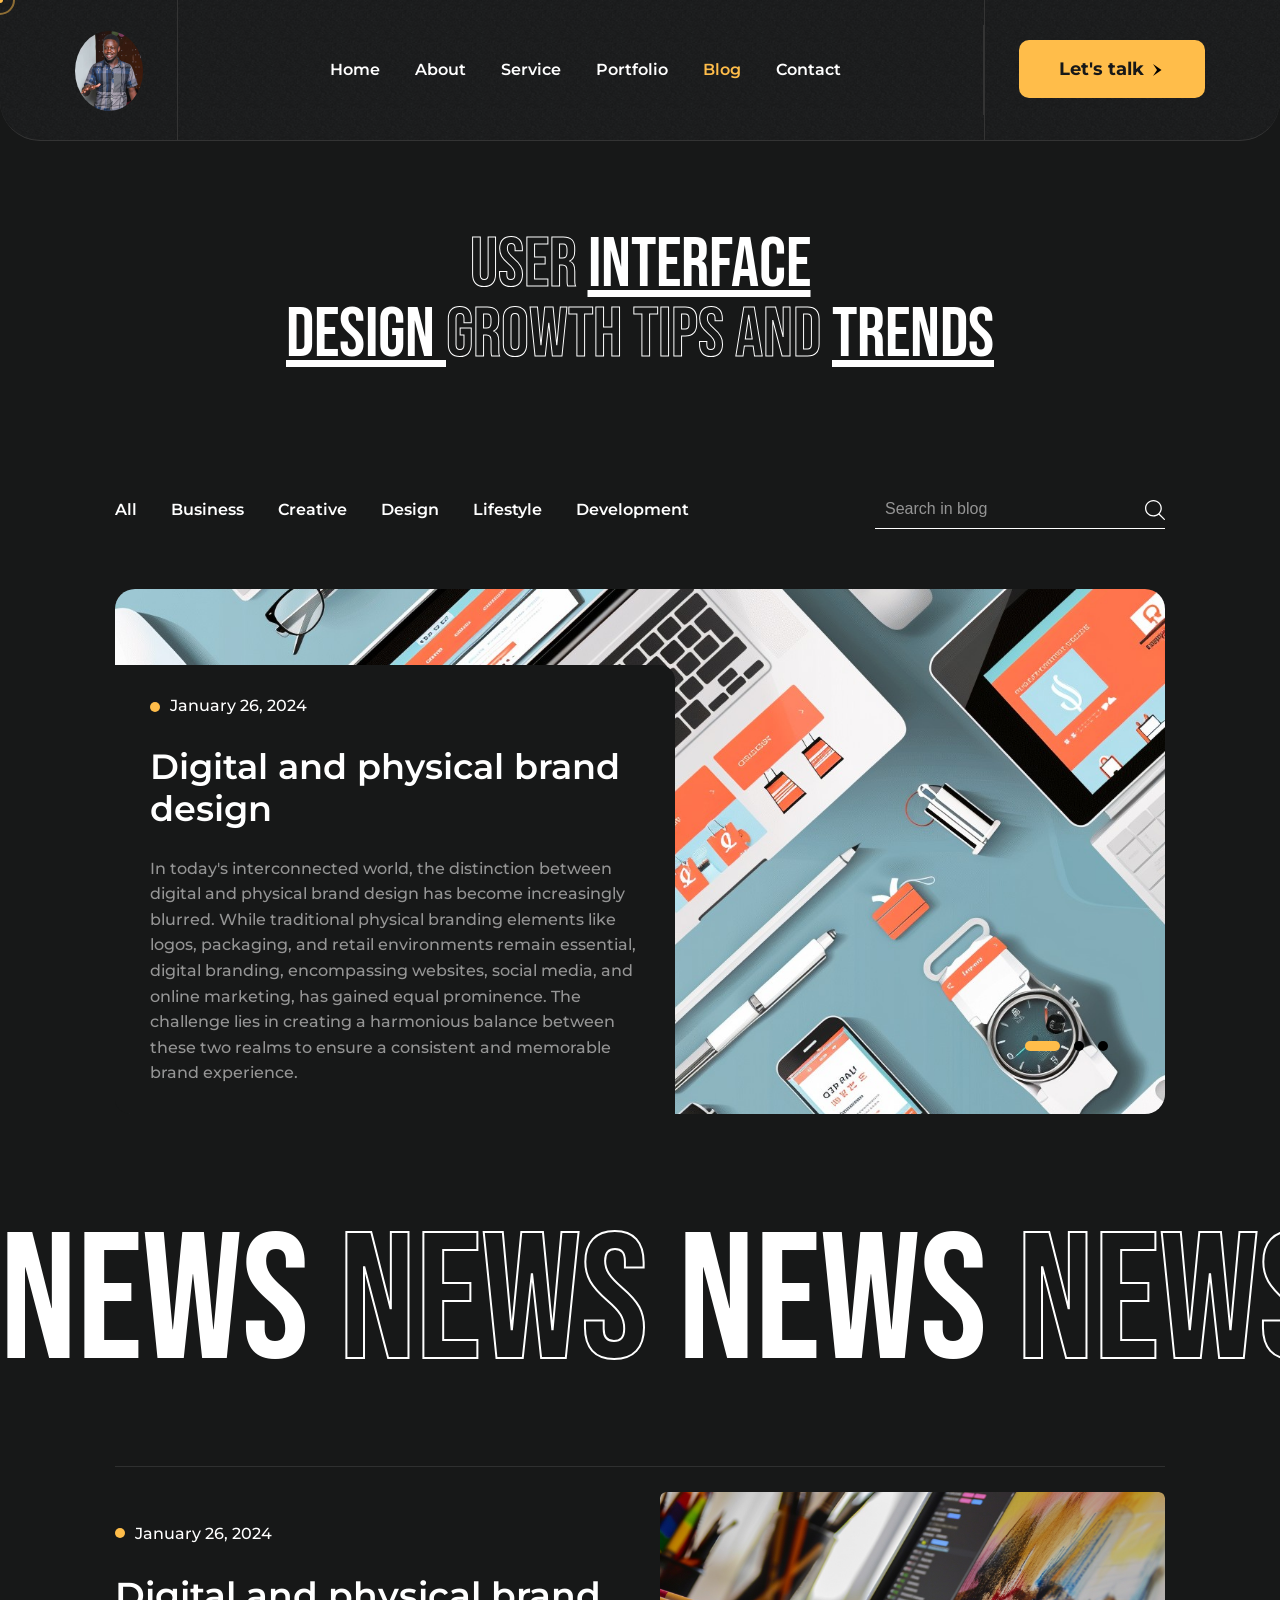
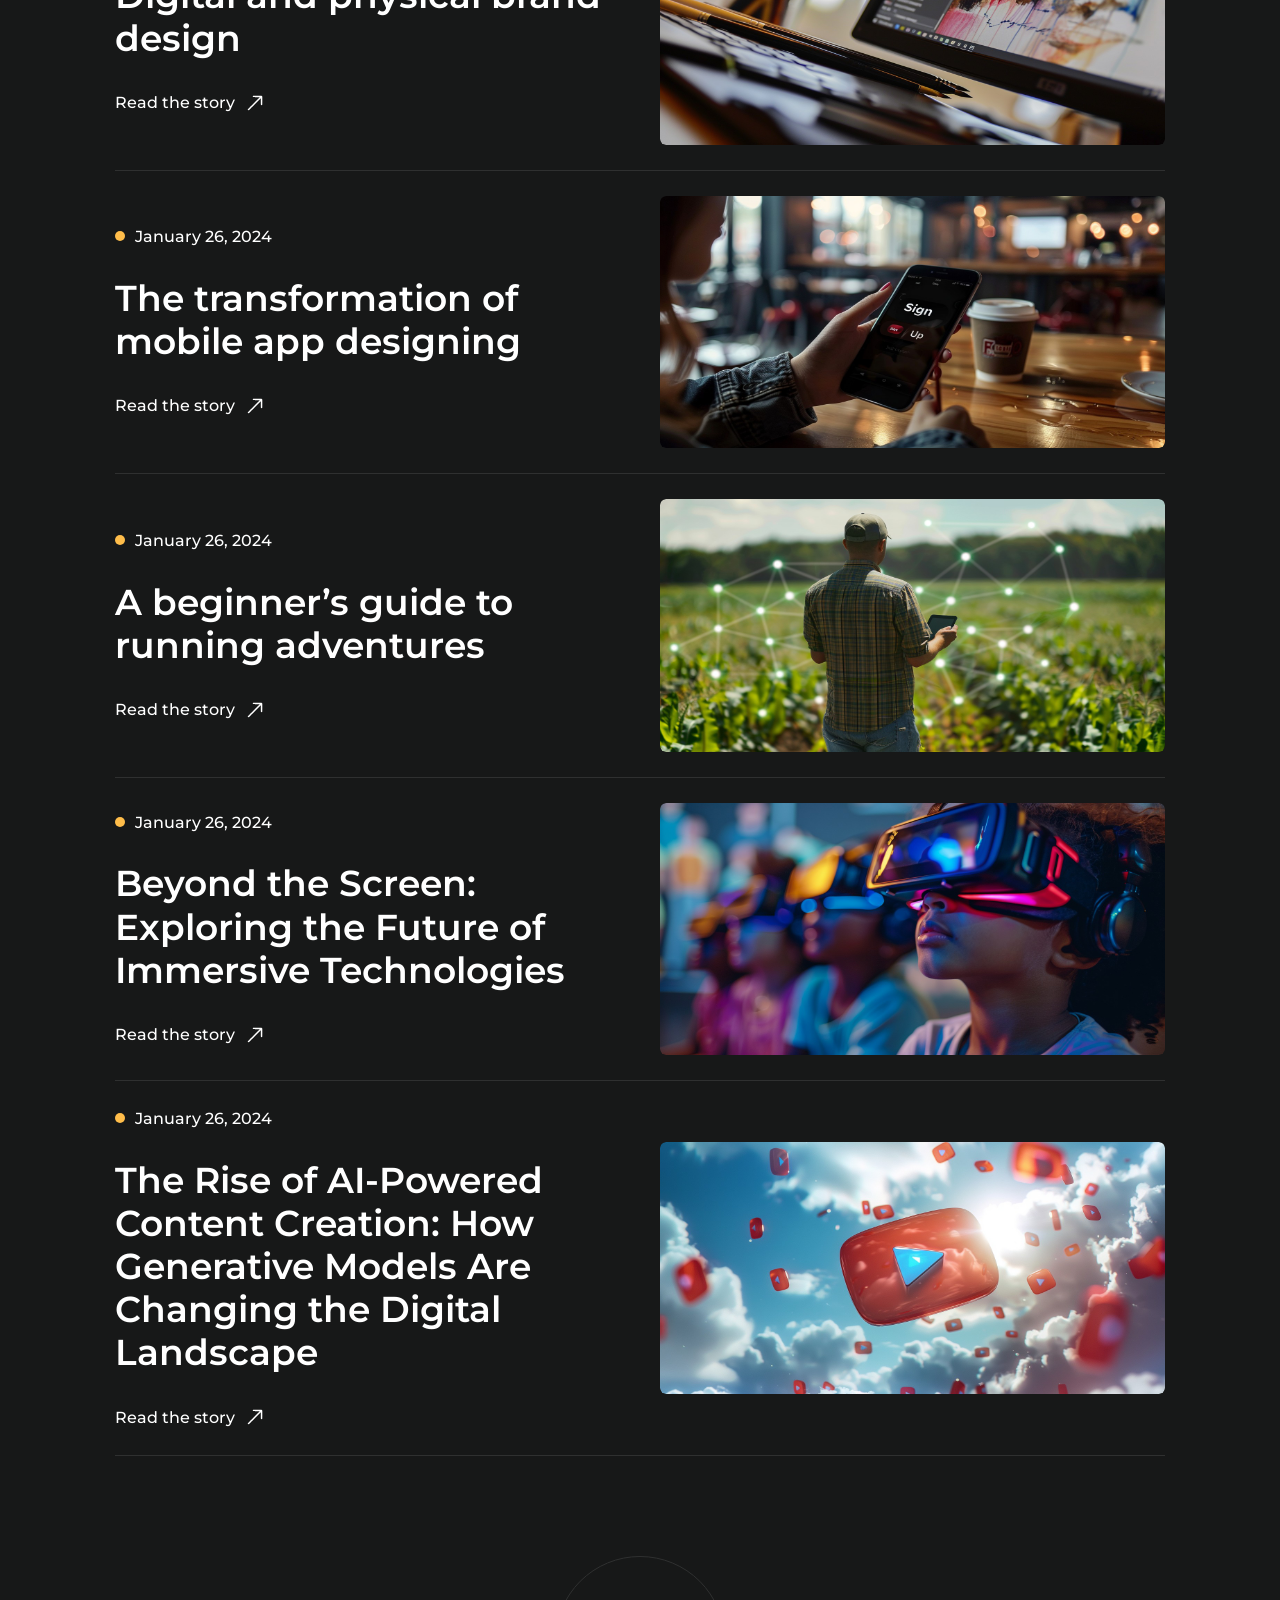
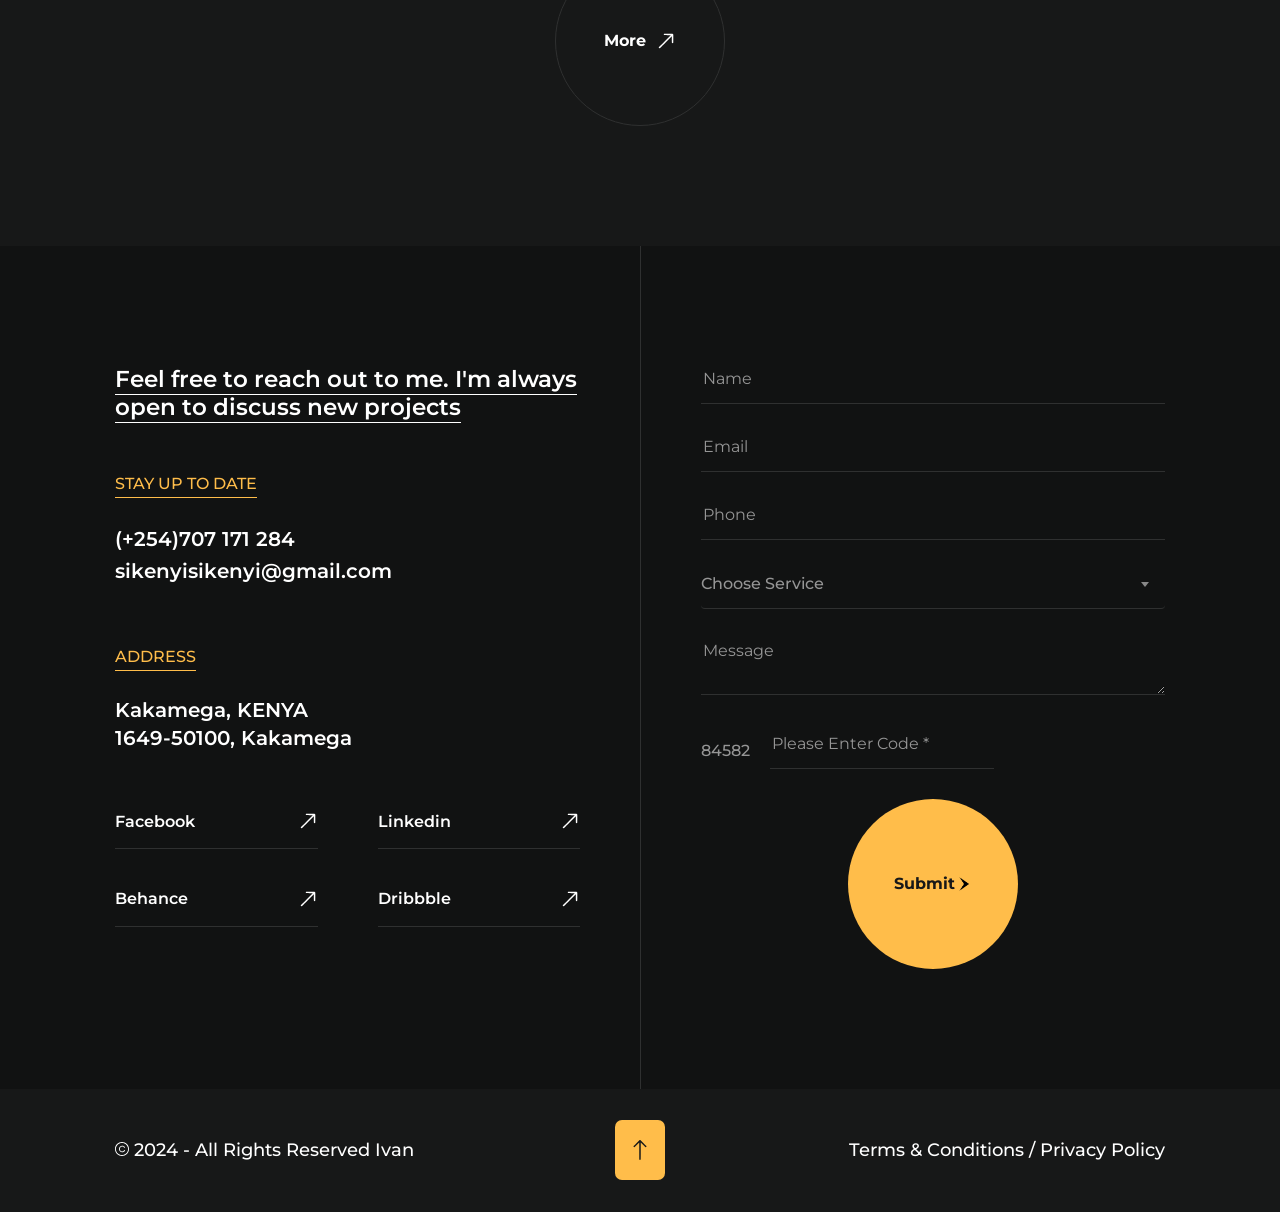
<file: blog.html>
<!DOCTYPE html>
<html lang="en">
<head>
    <meta charset="UTF-8">
    <meta name="viewport" content="width=device-width, initial-scale=1.0">
    <title>Ivan | Blog</title>
    <link href="https://fonts.googleapis.com/css2?family=Bebas+Neue&display=swap" rel="stylesheet">
    <link href="https://fonts.googleapis.com/css2?family=Montserrat:ital,wght@0,100;0,200;0,300;0,400;0,500;0,600;0,700;0,800;0,900;1,100;1,200;1,300;1,400;1,500;1,600;1,700;1,800;1,900&display=swap" rel="stylesheet">
    <link href="https://fonts.googleapis.com/css2?family=Cabin:ital,wght@0,400;0,500;0,600;0,700;1,400;1,500;1,600;1,700&display=swap" rel="stylesheet">
    <link href="https://fonts.googleapis.com/css2?family=Urbanist:ital,wght@0,100;0,200;0,300;0,400;0,500;0,600;0,700;0,800;0,900;1,100;1,200;1,300;1,400;1,500;1,600;1,700;1,800;1,900&display=swap" rel="stylesheet">
    <link rel="stylesheet" href="css/plugins.css">
    <link rel="stylesheet" href="css/style.css">
</head>
<body>

   <!-- Preloader -->
	<div id="preloader">
		<div class="loader_line"></div>
	</div>
	<!-- /Preloader -->

    <!-- Wrapper -->
	<div class="nicolas_sm_wrapper_all" data-magic-cursor="show"> <!-- Magic Cursor Values Are: "show" and "hide" -->

	   <!-- Mobile Menu -->
		<div class="nicolas_sa_mobile_menu">
			<div class="mobile_menu_inner">
				<div class="mobile_in">
					<div class="logo">
						<a href="#"><img src="img/logo/logo.png" alt="" /></a>
					</div>
					<div class="trigger">
						<div class="hamburger hamburger--slider">
							<div class="hamburger-box">
								<div class="hamburger-inner"></div>
							</div>
						</div>
					</div>
				</div>
			</div>
			<div class="dropdown">
				<div class="dropdown_inner">
					<ul>
						<li>
							<a href="index.html">Home</a>
						</li>
						<li>
							<a href="about.html">About</a>
						</li>
						<li>
							<a href="service.html">Service</a>
						</li>
						<li>
							<a href="portfolio.html">Portfolio</a>
						</li>
						<li>
							<a href="blog.html">Blog</a>
						</li>
						<li>
							<a href="contact.html">Contact</a>
						</li>
					</ul>
				</div>
			</div>
		</div>
		<!-- /Mobile Menu -->

		<!-- Header -->
		<div class="nicolas_sm_header">
			<div class="overlay_el">
				<div class="overlay_bg">
					<div class="overlay_img"></div>
					<div class="overlay_color"></div>
				</div>
				<div class="overlay_content">
				   <div class="logo">
						<a href="index.html"><img src="img/logo/logo.png" alt="2"></a>
					</div>
					<div class="menu">
						<ul>
							<li>
								<a href="index.html">Home</a>
							</li>
							<li>
								<a href="about.html">About</a>
							</li>
							<li>
								<a href="service.html">Service</a>
							</li>
							<li>
								<a href="portfolio.html">Portfolio</a>
							</li>
							<li>
								<a class="active" href="blog.html">Blog</a>
							</li>
							<li>
								<a href="contact.html">Contact</a>
							</li>
						</ul>
					</div>
					<div class="button">
						<a href="contact.html">Let's talk <img src="img/header/arrow.png" alt="arrow"></a>
					</div>
				</div>
			</div>
		</div>
		<!-- /Header -->

		<!-- Page_title -->
		<div class="nicolas_sm_page_title">
			<div class="container">
				<div class="page_title_in">
					<h3><span class="stroke_text">User </span><span class="underline">interface <br>design </span><span class="stroke_text">growth tips and </span><span class="underline">trends</span></h3>
				</div>
			</div>
		</div>
		<!-- /Page_title -->

		<!-- Blog_menu -->
		<div class="nicolas_sm_blog_menu">
			<div class="container">
				<div class="extra_container">
					<div class="menu">
						<ul>
							<li>
								<a href="#">All</a>
							</li>
							<li>
								<a href="#">Business</a>
							</li>
							<li>
								<a href="#">Creative</a>
							</li>
							<li>
								<a href="#">Design</a>
							</li>
							<li>
								<a href="#">Lifestyle</a>
							</li>
							<li>
								<a href="#">Development</a>
							</li>
						</ul>
						<div class="search">
							<input type="text" placeholder="Search in blog">
							<input type="submit" value="">
							<img class="sm_svg" src="img/svg/search.svg" alt="1">
						</div>
					</div>
				</div>
			</div>
		</div>
		<!-- /Blog_menu -->

		<!-- Hero_blog -->
		<div class="nicolas_sm_blog_hero">
			<div class="container">
				<div class="extra_container">
					<div class="blog_slider owl-carousel owl-theme">
						<div class="blog_hero_in">
							<div class="background">
								<img src="img/thumbs/4-2.jpg" alt="1">
								<div class="main" data-bg-img="img/blog/4.jpg"></div>
							</div>
							<div class="news">
								<span>January 26, 2024</span>
								<h3><a href="blog_details.html">Digital and physical brand design</a></h3>
								<p>In today's interconnected world, the distinction between digital and physical brand design has become increasingly blurred. While traditional physical branding elements like logos, packaging, and retail environments remain essential, digital branding, encompassing websites, social media, and online marketing, has gained equal prominence. The challenge lies in creating a harmonious balance between these two realms to ensure a consistent and memorable brand experience.</p>
							</div>
							<div class="slider_navigation">
								<div class="nav_icon active">
									<a href="#"></a>
								</div>
								<div class="nav_icon">
									<a href="#"></a>
								</div>
								<div class="nav_icon">
									<a href="#"></a>
								</div>
							</div>
						</div>
						<div class="blog_hero_in">
							<div class="background">
								<img src="img/thumbs/4-2.jpg" alt="1">
								<div class="main" data-bg-img="img/blog/8.jpg"></div>
							</div>
							<div class="news">
								<span>January 05, 2024</span>
								<h3><a href="blog_details.html">How to develop website</a></h3>
								<p>Are you ready to take your online presence to the next level? Building a website is a great way to showcase your ideas, connect with your audience, and even generate revenue. This blog will guide you through the essential steps of website development, from understanding the basics to launching your very own digital masterpiece.</p>
							</div>
							<div class="slider_navigation">
								<div class="nav_icon active">
									<a href="#"></a>
								</div>
								<div class="nav_icon">
									<a href="#"></a>
								</div>
								<div class="nav_icon">
									<a href="#"></a>
								</div>
							</div>
						</div>
						<div class="blog_hero_in">
							<div class="background">
								<img src="img/thumbs/4-2.jpg" alt="1">
								<div class="main" data-bg-img="img/blog/9.jpg"></div>
							</div>
							<div class="news">
								<span>January 03, 2024</span>
								<h3><a href="blog_details.html">The secrets of graphic design</a></h3>
								<p>Effective graphic design is not merely about creating visually appealing images; it's about conveying a specific message, evoking emotions, and achieving practical goals. The key to success lies in understanding the psychology of color, typography, composition, and user experience. By carefully selecting elements and considering their impact on the viewer, designers can craft compelling visuals that resonate with the audience and leave a lasting impression.</p>
							</div>
							<div class="slider_navigation">
								<div class="nav_icon active">
									<a href="#"></a>
								</div>
								<div class="nav_icon">
									<a href="#"></a>
								</div>
								<div class="nav_icon">
									<a href="#"></a>
								</div>
							</div>
						</div>
					</div>
				</div>
			</div>
		</div>
		<!-- /Hero_blog -->

		<!-- Blog -->
		<div class="nicolas_sm_blog no_padding blogpage">
			<div class="nicolas_sm_extra_title">
				<div class="title marquee">
					<div class="wrap">
						<h3>News</h3>
						<h3 class="stroke_text_bolder">News</h3>
						<h3>News</h3>
						<h3 class="stroke_text_bolder">News</h3>
						<h3>News</h3>
						<h3 class="stroke_text_bolder">News</h3>
						<h3>News</h3>
						<h3 class="stroke_text_bolder">News</h3>
					</div>
				</div>
			</div>
			<div class="container">
				<div class="extra_container">
					<ul>
						<li>
							<div class="list_inner">
								<div class="left">
									<div class="news">
										<span>January 26, 2024</span>
										<h3><a href="blog_details.html">Digital and physical brand design</a></h3>
									</div>
									<div class="button">
										<a href="blog_details.html">Read the story <img class="sm_svg" src="img/svg/down_arrow.svg" alt="1"></a>
									</div>
								</div>
								<div class="right">
									<div class="image">
										<img src="img/blog/1.jpg" alt="1">
										<a class="nicolas_sm_full_link" href="blog_details.html"></a>
									</div>
								</div>
							</div>
						</li>
						<li>
							<div class="list_inner">
								<div class="left">
									<div class="news">
										<span>January 26, 2024</span>
										<h3><a href="blog_details.html">The transformation of mobile app designing</a></h3>
									</div>
									<div class="button">
										<a href="blog_details.html">Read the story <img class="sm_svg" src="img/svg/down_arrow.svg" alt="1"></a>
									</div>
								</div>
								<div class="right">
									<div class="image">
										<img src="img/blog/2.jpg" alt="2">
										<a class="nicolas_sm_full_link" href="blog_details.html"></a>
									</div>
								</div>
							</div>
						</li>
						<li>
							<div class="list_inner">
								<div class="left">
									<div class="news">
										<span>January 26, 2024</span>
										<h3><a href="blog_details.html">A beginner’s guide to running adventures</a></h3>
									</div>
									<div class="button">
										<a href="blog_details.html">Read the story <img class="sm_svg" src="img/svg/down_arrow.svg" alt="1"></a>
									</div>
								</div>
								<div class="right">
									<div class="image">
										<img src="img/blog/3.jpg" alt="3">
										<a class="nicolas_sm_full_link" href="blog_details.html"></a>
									</div>
								</div>
							</div>
						</li>
						<li>
							<div class="list_inner">
								<div class="left">
									<div class="news">
										<span>January 26, 2024</span>
										<h3><a href="blog_details.html">Beyond the Screen: Exploring the Future of Immersive Technologies</a></h3>
									</div>
									<div class="button">
										<a href="blog_details.html">Read the story <img class="sm_svg" src="img/svg/down_arrow.svg" alt="1"></a>
									</div>
								</div>
								<div class="right">
									<div class="image">
										<img src="img/blog/5.jpg" alt="5">
										<a class="nicolas_sm_full_link" href="blog_details.html"></a>
									</div>
								</div>
							</div>
						</li>
						<li>
							<div class="list_inner">
								<div class="left">
									<div class="news">
										<span>January 26, 2024</span>
										<h3><a href="blog_details.html">The Rise of AI-Powered Content Creation: How Generative Models Are Changing the Digital Landscape</a></h3>
									</div>
									<div class="button">
										<a href="blog_details.html">Read the story <img class="sm_svg" src="img/svg/down_arrow.svg" alt="1"></a>
									</div>
								</div>
								<div class="right">
									<div class="image">
										<img src="img/blog/6.jpg" alt="6">
										<a class="nicolas_sm_full_link" href="blog_details.html"></a>
									</div>
								</div>
							</div>
						</li>
					</ul>
					<div class="nicolas_sm_button">
						<a href="#">More <img class="sm_svg" src="img/svg/down_arrow.svg" alt="arrow"></a>
					</div>
				</div>
			</div>
		</div>
		<!-- /Blog -->

		<!-- Footer -->
		<div class="nicolas_sm_footer blogpage">
			<div class="container">
				<div class="extra_container">
					<div class="footer_in">
						<div class="left">
							<div class="title">
								<h3>Feel free to reach out to me. I'm always open to discuss new projects</h3>
							</div>
							<div class="contact">
								<ul>
									<li>
										<span>Stay up to date</span>
										<a href="#">(+254)707 171 284</a>
										<a href="#">sikenyisikenyi@gmail.com</a>
									</li>
									<li>
										<span>Address</span>
										<p>Kakamega, KENYA</p>
										<p>1649-50100, Kakamega</p>
									</li>
								</ul>
							</div>
							<div class="social_button">
								<ul>
									<li>
										<a href="#">
											<span>Facebook</span>
											<img class="sm_svg" src="img/svg/down_arrow.svg" alt="1">
										</a>
									</li>
									<li>
										<a href="#">
											<span>Linkedin</span>
											<img class="sm_svg" src="img/svg/down_arrow.svg" alt="1">
										</a>
									</li>
									<li>
										<a href="#">
											<span>Behance</span>
											<img class="sm_svg" src="img/svg/down_arrow.svg" alt="1">
										</a>
									</li>
									<li>
										<a href="#">
											<span>Dribbble</span>
											<img class="sm_svg" src="img/svg/down_arrow.svg" alt="1">
										</a>
									</li>
								</ul>
							</div>
						</div>
						<div class="right">
							<form id="contactForm">
								<div class="error_box" id="empty-form">
									<p>Please Fill Required Fields</p>
								</div>
								<div class="error_box" id="subject-alert">
									<p>Please Select Subject</p>
								</div>
								<div class="error_box" id="security-alert">
									<p>Security code does not match !</p>
								</div>
								<div class="error_box" id="email-invalid">
									<p>Please enter a valid email address. Exp. example@gmail.com</p>
								</div>
								<div class="error_box" id="phone-invalid">
									<p>Please enter a valid phone number.Exp. +998991774433</p>
								</div>
								<div class="error_box" id="error_mail">
									<p></p>
								</div>
								<div class="success_box" id="success_mail">
									<p>Your message has been sent. We will contact you as soon as possible.</p>
								</div>
								<ul>
									<li>
										<input type="text" placeholder="Name" name="contact_name" class="cf-form-control"/>
										<span></span>
									</li>
									<li>
										<input type="text" placeholder="Email" name="contact_email" class="cf-form-control" />
										<span></span>
									</li>
									<li>
										<input type="text" placeholder="Phone" name="contact_phone" class="cf-form-control"/>
										<span></span>
									</li>
									<li>
										<select name="contact_subject" class="cf-form-control my_select_two">
											<option value="Choose Services">Choose Service</option>
											<option value="Web Development">Web Development</option>
											<option value="Mobile Application">Mobile Application</option>
											<option value="UI/UX Design">UI/UX Design</option>
										</select>
									</li>
									<li id="text-area-w">
										<textarea placeholder="Message" name="contact_message" class="cf-form-control"></textarea>
									</li>
									<li id="enter_code">
										<span id="txtCaptchaSpan"></span>
										<input type="text" class="cf-form-control" name="contact_question" id="txtInput" autocomplete="off" placeholder="Please Enter Code *">
										<input type="hidden" id="txtCaptcha">
									</li>
								</ul>
								<div class="nicolas_sm_button">
									<a id="send_message" href="#">Submit <img src="img/header/arrow.png" alt="arrow"></a>
								</div>
							</form>
						</div>
					</div>
				</div>
			</div>
		</div>
		<!-- /Footer -->

		<!-- Copyright -->
		<div class="nicolas_sm_copyright">
			<div class="container">
				<div class="extra_container">
					<div class="copyright_in">
						<div class="left">
							<p><img class="sm_svg" src="img/svg/copyright.svg" alt="1"> 2024 - All Rights Reserved Ivan</p>
						</div>
						<div class="right">
							<a href="#">Terms &amp; Conditions </a><span>/ </span><a href="#">Privacy Policy</a>
						</div>
					</div>
					<div class="nicolas_sm_totop">
						<img class="sm_svg" src="img/svg/down_arrow.svg" alt="1">
						<a class="nicolas_sm_full_link" href="#"></a>
					</div>
				</div>
			</div>
		</div>
		<!-- /Copyright -->

		<!-- CURSOR -->
		<div class="mouse-cursor cursor-outer"></div>
		<div class="mouse-cursor cursor-inner"></div>
		<!-- /CURSOR -->

	</div>
    <!-- /Wrapper -->
    <script src="js/jquery.js"></script>
    <script src="js/contact.form.js"></script>
    <script src="js/plugins.js"></script>
    <script src="js/init.js"></script>
</body>
</html>
</file>
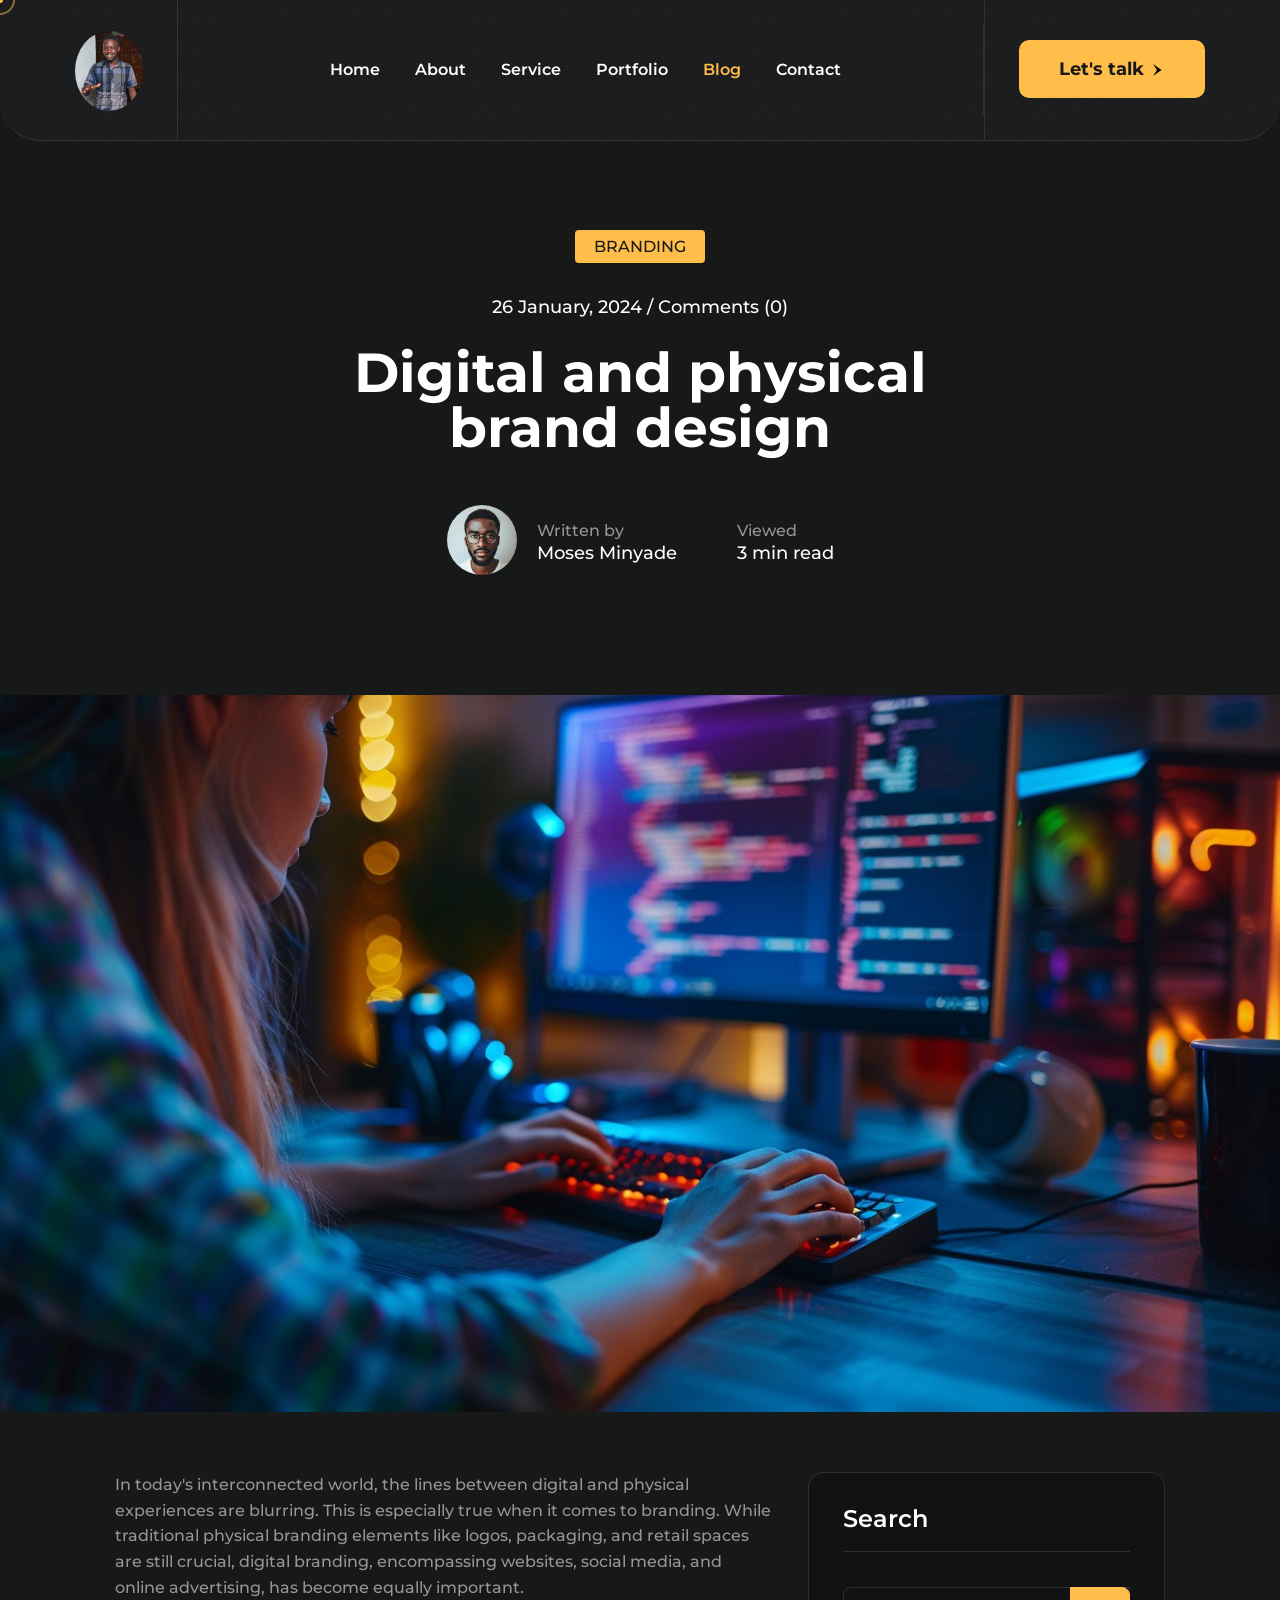
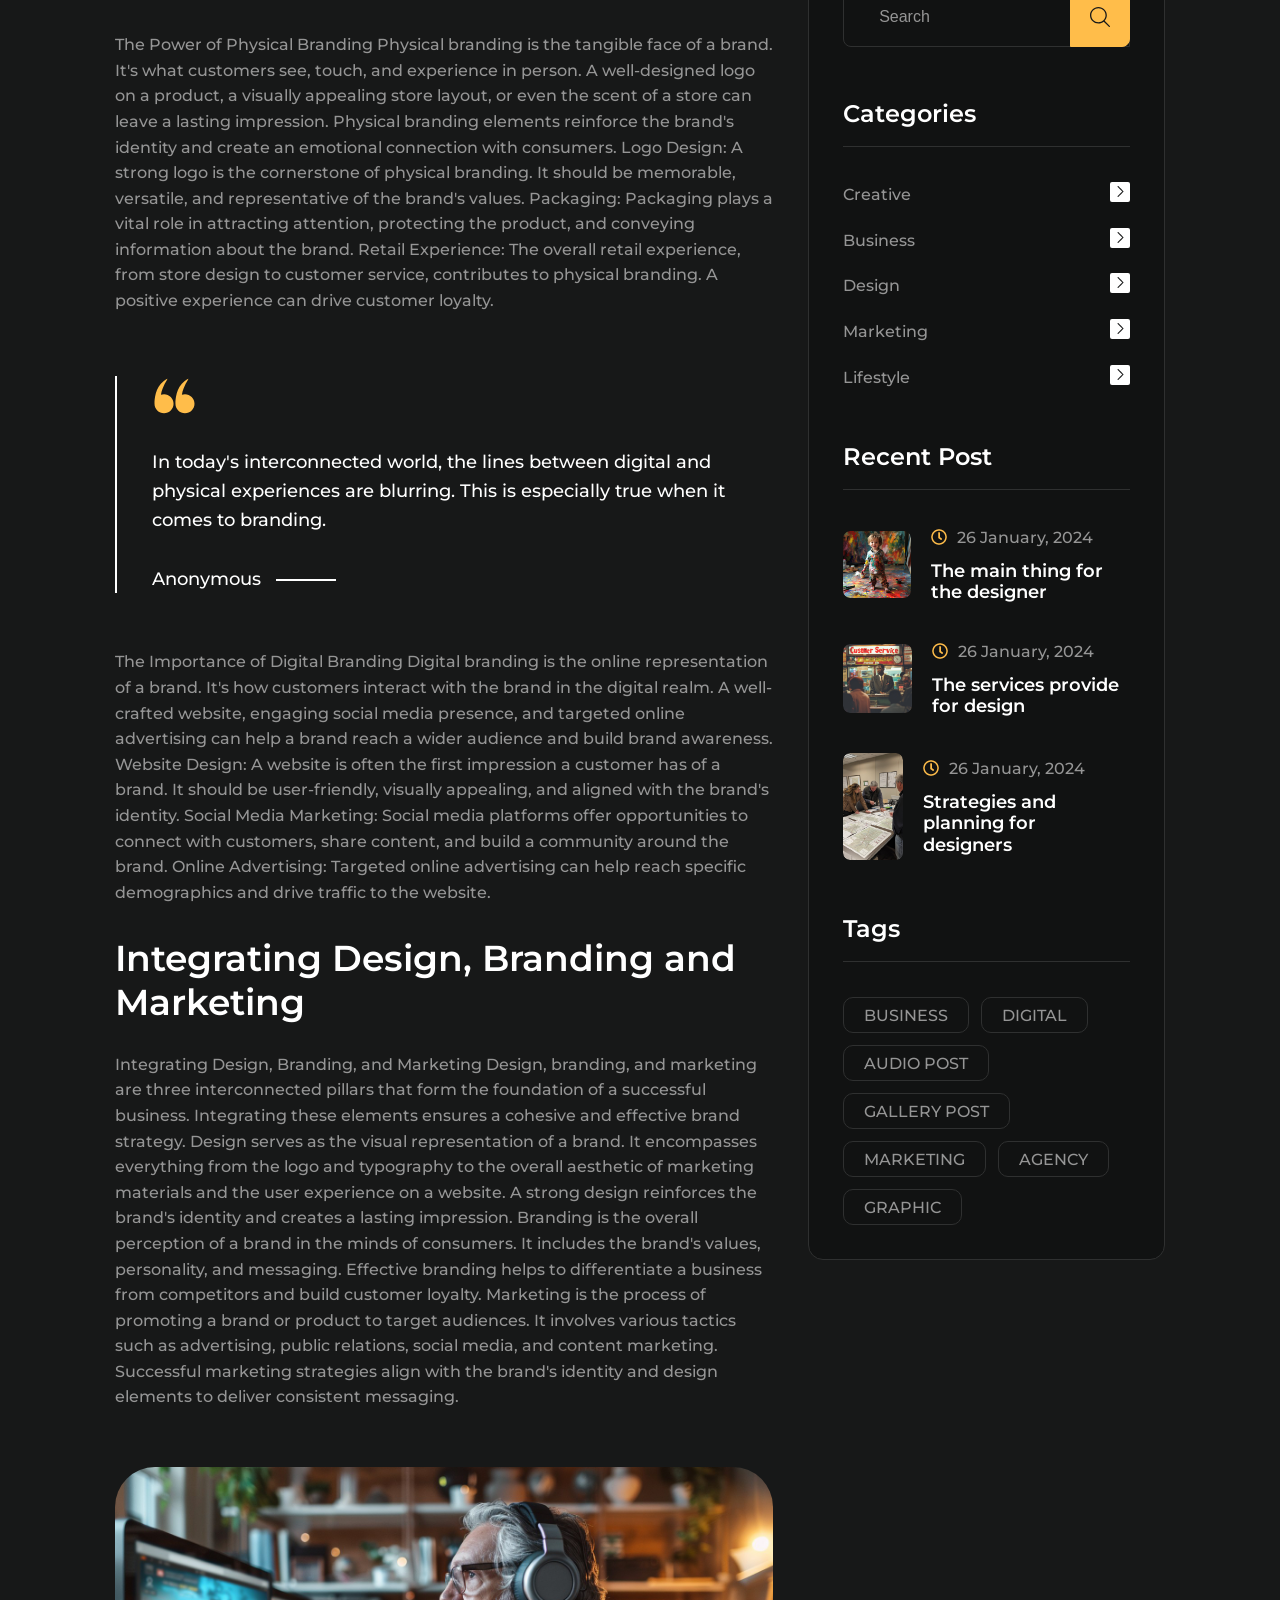
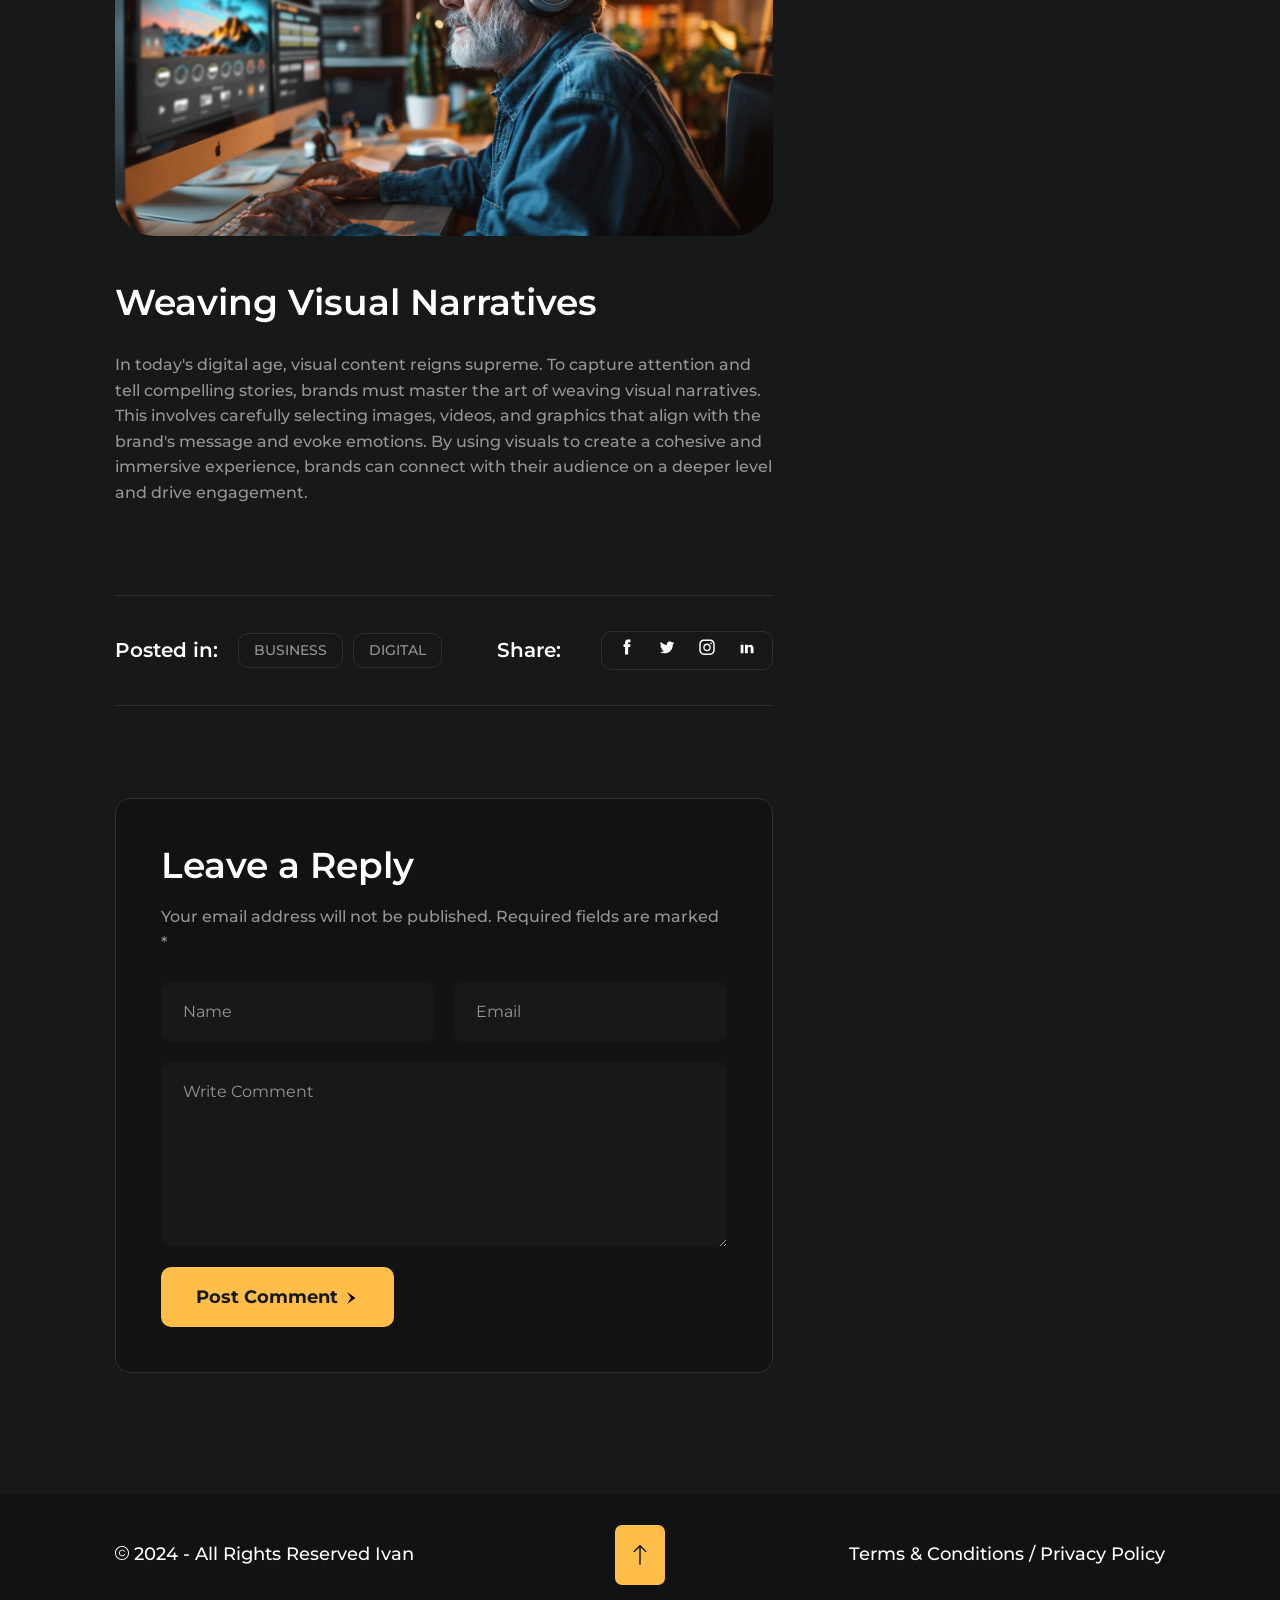
<file: blog_details.html>
<!DOCTYPE html>
<html lang="en">
<head>
    <meta charset="UTF-8">
    <meta name="viewport" content="width=device-width, initial-scale=1.0">
    <title>Ivan | Blog Details</title>
    <link href="https://fonts.googleapis.com/css2?family=Bebas+Neue&display=swap" rel="stylesheet">
    <link href="https://fonts.googleapis.com/css2?family=Montserrat:ital,wght@0,100;0,200;0,300;0,400;0,500;0,600;0,700;0,800;0,900;1,100;1,200;1,300;1,400;1,500;1,600;1,700;1,800;1,900&display=swap" rel="stylesheet">
    <link href="https://fonts.googleapis.com/css2?family=Cabin:ital,wght@0,400;0,500;0,600;0,700;1,400;1,500;1,600;1,700&display=swap" rel="stylesheet">
    <link href="https://fonts.googleapis.com/css2?family=Urbanist:ital,wght@0,100;0,200;0,300;0,400;0,500;0,600;0,700;0,800;0,900;1,100;1,200;1,300;1,400;1,500;1,600;1,700;1,800;1,900&display=swap" rel="stylesheet">
    <link rel="stylesheet" href="css/plugins.css">
    <link rel="stylesheet" href="css/style.css">
</head>
<body>

   <!-- Preloader -->
	<div id="preloader">
		<div class="loader_line"></div>
	</div>
	<!-- /Preloader -->

    <!-- Wrapper -->
	<div class="nicolas_sm_wrapper_all" data-magic-cursor="show"> <!-- Magic Cursor Values Are: "show" and "hide" -->

	   <!-- Mobile Menu -->
		<div class="nicolas_sa_mobile_menu">
			<div class="mobile_menu_inner">
				<div class="mobile_in">
					<div class="logo">
						<a href="#"><img src="img/logo/logo.png" alt="" /></a>
					</div>
					<div class="trigger">
						<div class="hamburger hamburger--slider">
							<div class="hamburger-box">
								<div class="hamburger-inner"></div>
							</div>
						</div>
					</div>
				</div>
			</div>
			<div class="dropdown">
				<div class="dropdown_inner">
					<ul>
						<li>
							<a href="index.html">Home</a>
						</li>
						<li>
							<a href="about.html">About</a>
						</li>
						<li>
							<a href="service.html">Service</a>
						</li>
						<li>
							<a href="portfolio.html">Portfolio</a>
						</li>
						<li>
							<a href="blog.html">Blog</a>
						</li>
						<li>
							<a href="contact.html">Contact</a>
						</li>
					</ul>
				</div>
			</div>
		</div>
		<!-- /Mobile Menu -->

		<!-- Header -->
		<div class="nicolas_sm_header">
			<div class="overlay_el">
				<div class="overlay_bg">
					<div class="overlay_img"></div>
					<div class="overlay_color"></div>
				</div>
				<div class="overlay_content">
				   <div class="logo">
						<a href="index.html"><img src="img/logo/logo.png" alt="2"></a>
					</div>
					<div class="menu">
						<ul>
							<li>
								<a href="index.html">Home</a>
							</li>
							<li>
								<a href="about.html">About</a>
							</li>
							<li>
								<a href="service.html">Service</a>
							</li>
							<li>
								<a href="portfolio.html">Portfolio</a>
							</li>
							<li>
								<a class="active" href="blog.html">Blog</a>
							</li>
							<li>
								<a href="contact.html">Contact</a>
							</li>
						</ul>
					</div>
					<div class="button">
						<a href="contact.html">Let's talk <img src="img/header/arrow.png" alt="arrow"></a>
					</div>
				</div>
			</div>
		</div>
		<!-- /Header -->

		<!-- Blog_details -->
		<div class="nicolas_sm_blog_details">
			<div class="nicolas_sm_page_title">
				<div class="container">
					<div class="page_title_in">
						<span>Branding</span>
						<p>26 January, 2024 / Comments (0)</p>
						<h3>Digital and physical <br>brand design</h3>
						<div class="info_box">
							<div class="info">
								<div class="image">
									<img src="img/blog/7.jpg" alt="7">
								</div>
								<div class="title">
									<span>Written by</span>
									<h3>Moses Minyade</h3>
								</div>
							</div>
							<div class="title">
								<span>Viewed</span>
								<h3>3 min read</h3>
							</div>
						</div>
					</div>
				</div>
			</div>
			<div class="hero_image">
				<img src="img/blog/8.jpg" alt="8">
			</div>

			<!-- Details -->
			<div class="container">
				<div class="extra_container">
					<div class="blog_details">
						<div class="details">
							<p>In today's interconnected world, the lines between digital and physical experiences are blurring. This is especially true when it comes to branding. While traditional physical branding elements like logos, packaging, and retail spaces are still crucial, digital branding, encompassing websites, social media, and online advertising, has become equally important.</p>
							<p>The Power of Physical Branding

Physical branding is the tangible face of a brand. It's what customers see, touch, and experience in person. A well-designed logo on a product, a visually appealing store layout, or even the scent of a store can leave a lasting impression. Physical branding elements reinforce the brand's identity and create an emotional connection with consumers.

Logo Design: A strong logo is the cornerstone of physical branding. It should be memorable, versatile, and representative of the brand's values.
Packaging: Packaging plays a vital role in attracting attention, protecting the product, and conveying information about the brand.
Retail Experience: The overall retail experience, from store design to customer service, contributes to physical branding. A positive experience can drive customer loyalty.</p>
							<div class="quotes">
								<img class="sm_svg" src="img/svg/left_quotes.svg" alt="1">
								<p>In today's interconnected world, the lines between digital and physical experiences are blurring. This is especially true when it comes to branding.</p>
								<span>Anonymous</span>
							</div>
							<p>The Importance of Digital Branding

Digital branding is the online representation of a brand. It's how customers interact with the brand in the digital realm. A well-crafted website, engaging social media presence, and targeted online advertising can help a brand reach a wider audience and build brand awareness.

Website Design: A website is often the first impression a customer has of a brand. It should be user-friendly, visually appealing, and aligned with the brand's identity.
Social Media Marketing: Social media platforms offer opportunities to connect with customers, share content, and build a community around the brand.
Online Advertising: Targeted online advertising can help reach specific demographics and drive traffic to the website.</p>
							<div class="title">
								<h3>Integrating Design, Branding and Marketing</h3>
								<p>Integrating Design, Branding, and Marketing
Design, branding, and marketing are three interconnected pillars that form the foundation of a successful business. Integrating these elements ensures a cohesive and effective brand strategy.

Design serves as the visual representation of a brand. It encompasses everything from the logo and typography to the overall aesthetic of marketing materials and the user experience on a website. A strong design reinforces the brand's identity and creates a lasting impression.

Branding is the overall perception of a brand in the minds of consumers. It includes the brand's values, personality, and messaging. Effective branding helps to differentiate a business from competitors and build customer loyalty.

Marketing is the process of promoting a brand or product to target audiences. It involves various tactics such as advertising, public relations, social media, and content marketing. Successful marketing strategies align with the brand's identity and design elements to deliver consistent messaging.</p>
								<div class="image">
									<img src="img/blog/9.jpg" alt="9">
								</div>
								<h3>Weaving Visual Narratives</h3>
								<p>In today's digital age, visual content reigns supreme. To capture attention and tell compelling stories, brands must master the art of weaving visual narratives. This involves carefully selecting images, videos, and graphics that align with the brand's message and evoke emotions. By using visuals to create a cohesive and immersive experience, brands can connect with their audience on a deeper level and drive engagement.</p>
							</div>
							<div class="posted">
								<div class="left">
									<h3>Posted in:</h3>
									<a class="business" href="#">Business</a>
									<a class="digital" href="#">Digital</a>
								</div>
								<div class="right">
									<h3>Share:</h3>
									<div class="social">
										<ul>
											<li>
												<a href="#"><img class="sm_svg" src="img/svg/facebook.svg" alt="1"></a>
											</li>
											<li>
												<a href="#"><img class="sm_svg" src="img/svg/twitter.svg" alt="2"></a>
											</li>
											<li>
												<a href="#"><img class="sm_svg" src="img/svg/instagram.svg" alt="3"></a>
											</li>
											<li>
												<a href="#"><img class="sm_svg" src="img/svg/linkedin.svg" alt="4"></a>
											</li>
										</ul>
									</div>
								</div>
							</div>
							<div class="footer">
								<h3>Leave a Reply</h3>
								<p>Your email address will not be published. Required fields are marked *</p>
								<ul>
									<li>
										<input type="text" placeholder="Name">
									</li>
									<li>
										<input type="email" placeholder="Email">
									</li>
								</ul>
								<textarea name="comment" placeholder="Write Comment"></textarea>
								<div class="button">
									<a href="#">Post Comment <img src="img/header/arrow.png" alt="1"></a>
								</div>
							</div>
						</div>
						<div class="sidebar">
							<div class="title">
								<h3>Search</h3>
							</div>
							<div class="search">
								<input type="text" placeholder="Search">
								<input type="submit" value="">
								<img class="sm_svg" src="img/svg/search.svg" alt="1">
							</div>
							<div class="categories">
								<div class="title">
									<h3>Categories</h3>
								</div>
								<ul>
									<li>
										<div class="list_inner">
											<a class="category_name" href="#">Creative</a>
											<a class="icon" href="#"><img class="sm_svg" src="img/svg/arrow.svg" alt="1"></a>
										</div>
									</li>
									<li>
										<div class="list_inner">
											<a class="category_name" href="#">Business</a>
											<a class="icon" href="#"><img class="sm_svg" src="img/svg/arrow.svg" alt="1"></a>
										</div>
									</li>
									<li>
										<div class="list_inner">
											<a class="category_name" href="#">Design</a>
											<a class="icon" href="#"><img class="sm_svg" src="img/svg/arrow.svg" alt="1"></a>
										</div>
									</li>
									<li>
										<div class="list_inner">
											<a class="category_name" href="#">Marketing</a>
											<a class="icon" href="#"><img class="sm_svg" src="img/svg/arrow.svg" alt="1"></a>
										</div>
									</li>
									<li>
										<div class="list_inner">
											<a class="category_name" href="#">Lifestyle</a>
											<a class="icon" href="#"><img class="sm_svg" src="img/svg/arrow.svg" alt="1"></a>
										</div>
									</li>
								</ul>
							</div>
							<div class="recent_post">
								<div class="title">
									<h3>Recent Post</h3>
								</div>
								<ul>
									<li>
										<div class="list_inner">
											<div class="image">
												<a href="#"><img src="img/blog/10.jpg" alt="10"></a>
											</div>
											<div class="info">
												<div class="time">
													<span><img src="img/blog/clock.png" alt="clock"></span>
													<span>26 January, 2024</span>
												</div>
												<div class="info_title">
													<h3><a href="#">The main thing for the designer</a></h3>
												</div>
											</div>
										</div>
									</li>
									<li>
										<div class="list_inner">
											<div class="image">
												<a href="#"><img src="img/blog/11.jpg" alt="11"></a>
											</div>
											<div class="info">
												<div class="time">
													<span><img src="img/blog/clock.png" alt="clock"></span>
													<span>26 January, 2024</span>
												</div>
												<div class="info_title">
													<h3><a href="#">The services provide for design</a></h3>
												</div>
											</div>
										</div>
									</li>
									<li>
										<div class="list_inner">
											<div class="image">
												<a href="#"><img src="img/blog/12.jpg" alt="12"></a>
											</div>
											<div class="info">
												<div class="time">
													<span><img src="img/blog/clock.png" alt="clock"></span>
													<span>26 January, 2024</span>
												</div>
												<div class="info_title">
													<h3><a href="#">Strategies and planning for designers</a></h3>
												</div>
											</div>
										</div>
									</li>
								</ul>
							</div>
							<div class="tags">
								<div class="title">
									<h3>Tags</h3>
								</div>
								<a href="#">Business</a>
								<a href="#">Digital</a>
								<a href="#">Audio post</a>
								<a href="#">Gallery post</a>
								<a href="#">Marketing</a>
								<a href="#">Agency</a>
								<a href="#">Graphic</a>
							</div>
						</div>
					</div>
				</div>
			</div>
			<!-- /Details -->
		</div>
		<!-- Blog_details -->

		<!-- Copyright -->
		<div class="nicolas_sm_copyright blog">
			<div class="container">
				<div class="extra_container">
					<div class="copyright_in">
						<div class="left">
							<p><img class="sm_svg" src="img/svg/copyright.svg" alt="1"> 2024 - All Rights Reserved Ivan</p>
						</div>
						<div class="right">
							<a href="#">Terms &amp; Conditions </a><span>/ </span><a href="#">Privacy Policy</a>
						</div>
					</div>
					<div class="nicolas_sm_totop">
						<img class="sm_svg" src="img/svg/down_arrow.svg" alt="1">
						<a class="nicolas_sm_full_link" href="#"></a>
					</div>
				</div>
			</div>
		</div>
		<!-- /Copyright -->

		<!-- CURSOR -->
		<div class="mouse-cursor cursor-outer"></div>
		<div class="mouse-cursor cursor-inner"></div>
		<!-- /CURSOR -->

	</div>
    <!-- /Wrapper -->
    <script src="js/jquery.js"></script>
    <script src="js/contact.form.js"></script>
    <script src="js/plugins.js"></script>
    <script src="js/init.js"></script>
</body>
</html>
</file>
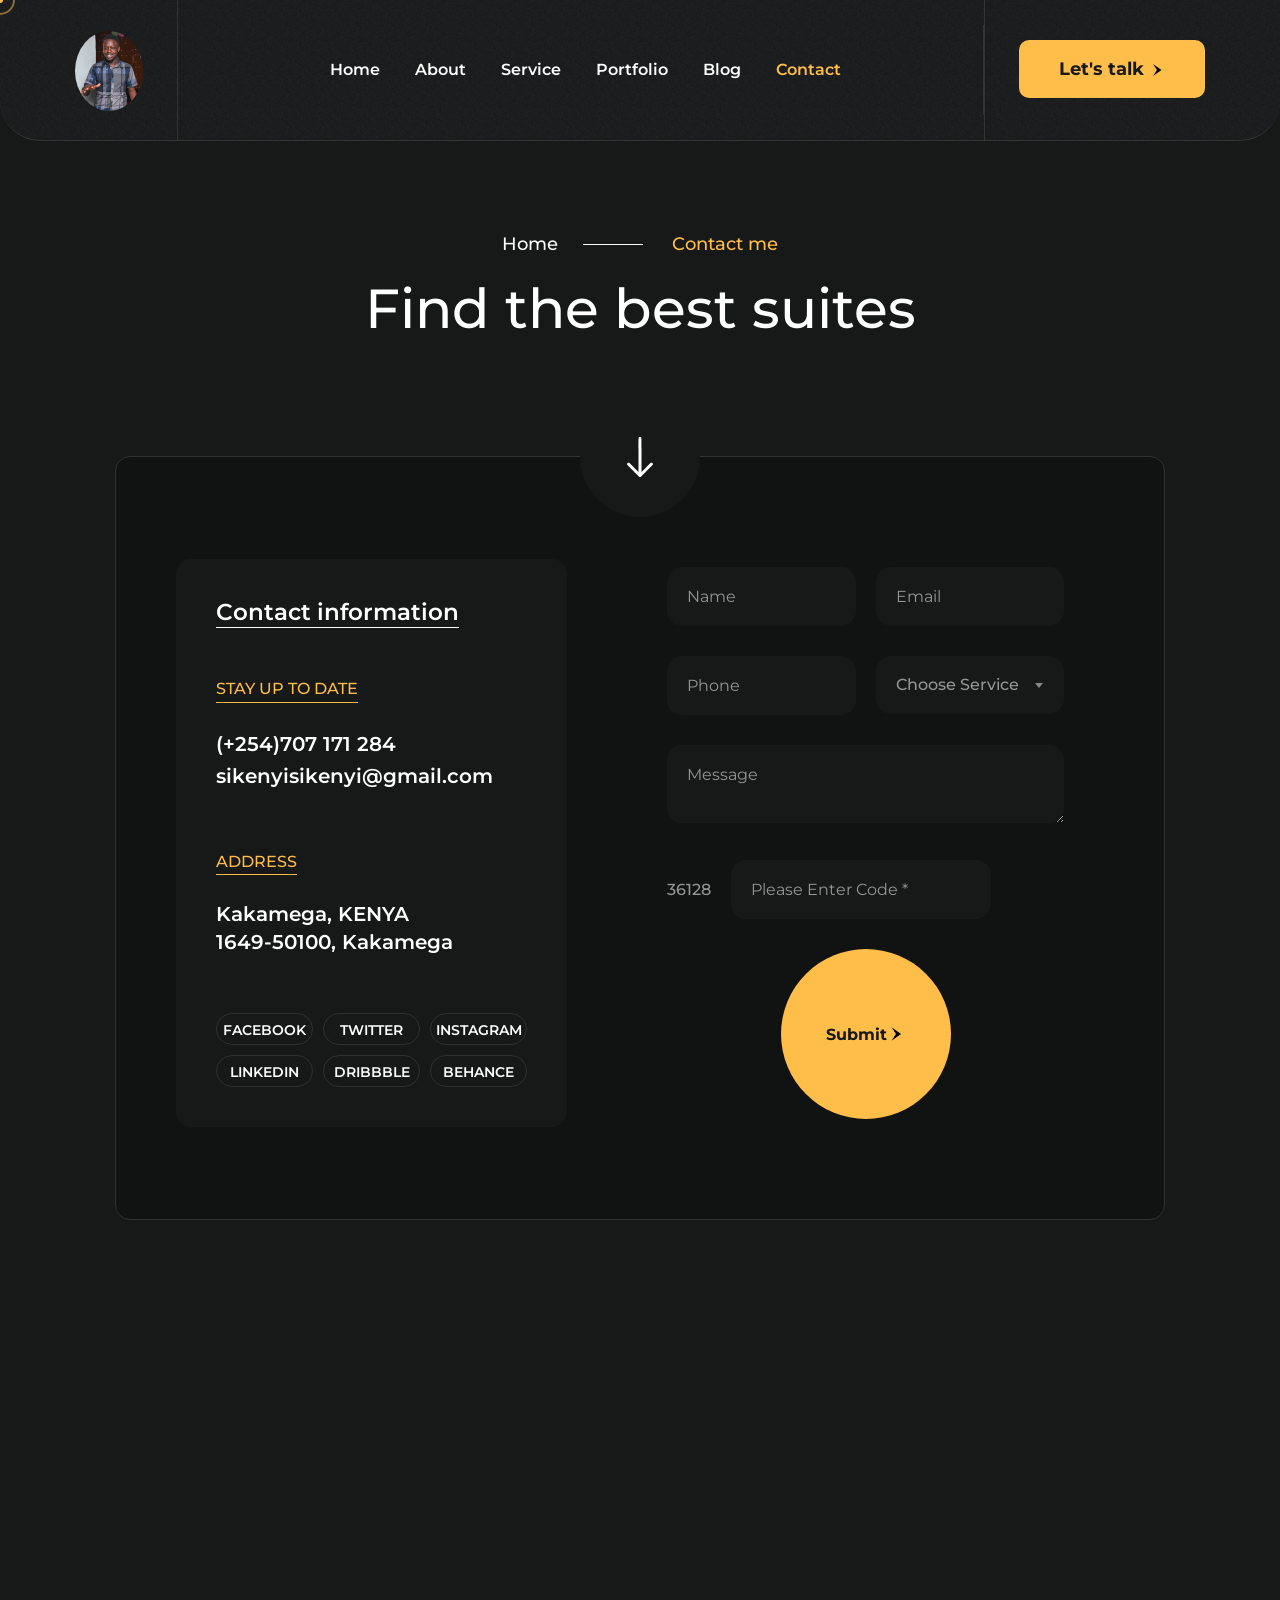
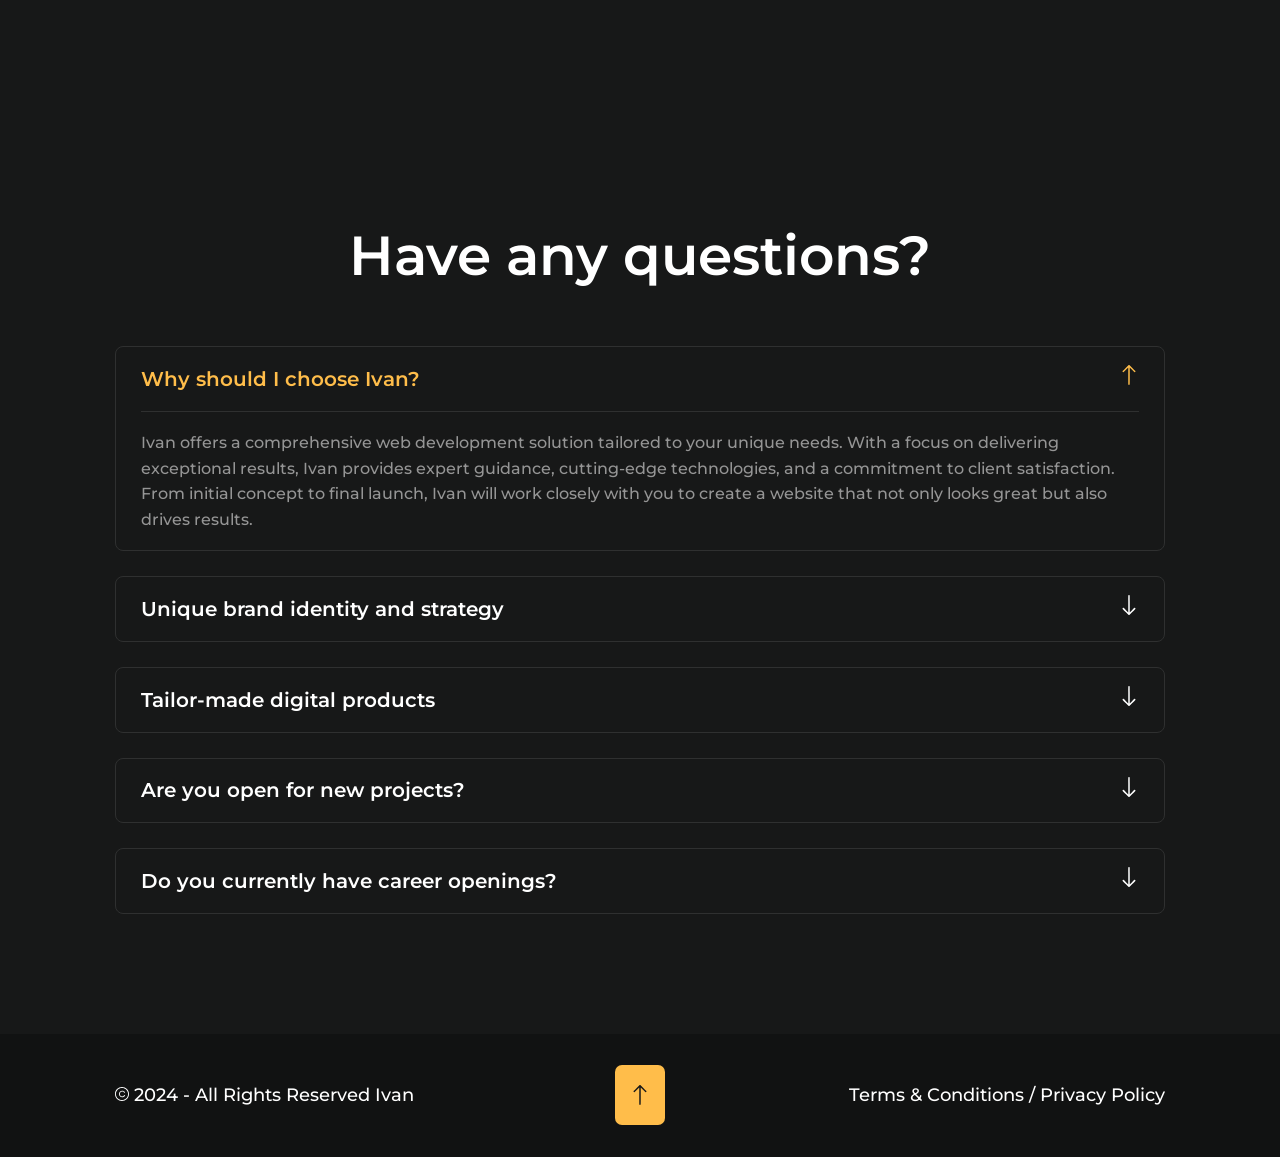
<file: contact.html>
<!DOCTYPE html>
<html lang="en">
<head>
    <meta charset="UTF-8">
    <meta name="viewport" content="width=device-width, initial-scale=1.0">
    <title>Ivan | Contact</title>
    <link href="https://fonts.googleapis.com/css2?family=Bebas+Neue&display=swap" rel="stylesheet">
    <link href="https://fonts.googleapis.com/css2?family=Montserrat:ital,wght@0,100;0,200;0,300;0,400;0,500;0,600;0,700;0,800;0,900;1,100;1,200;1,300;1,400;1,500;1,600;1,700;1,800;1,900&display=swap" rel="stylesheet">
    <link href="https://fonts.googleapis.com/css2?family=Cabin:ital,wght@0,400;0,500;0,600;0,700;1,400;1,500;1,600;1,700&display=swap" rel="stylesheet">
    <link href="https://fonts.googleapis.com/css2?family=Urbanist:ital,wght@0,100;0,200;0,300;0,400;0,500;0,600;0,700;0,800;0,900;1,100;1,200;1,300;1,400;1,500;1,600;1,700;1,800;1,900&display=swap" rel="stylesheet">
    <link rel="stylesheet" href="css/plugins.css">
    <link rel="stylesheet" href="css/style.css">
</head>
<body>

   <!-- Preloader -->
	<div id="preloader">
		<div class="loader_line"></div>
	</div>
	<!-- /Preloader -->

    <!-- Wrapper -->
	<div class="nicolas_sm_wrapper_all" data-magic-cursor="show"> <!-- Magic Cursor Values Are: "show" and "hide" -->

	   <!-- Mobile Menu -->
		<div class="nicolas_sa_mobile_menu">
			<div class="mobile_menu_inner">
				<div class="mobile_in">
					<div class="logo">
						<a href="#"><img src="img/logo/logo.png" alt="" /></a>
					</div>
					<div class="trigger">
						<div class="hamburger hamburger--slider">
							<div class="hamburger-box">
								<div class="hamburger-inner"></div>
							</div>
						</div>
					</div>
				</div>
			</div>
			<div class="dropdown">
				<div class="dropdown_inner">
					<ul>
						<li>
							<a href="index.html">Home</a>
						</li>
						<li>
							<a href="about.html">About</a>
						</li>
						<li>
							<a href="service.html">Service</a>
						</li>
						<li>
							<a href="portfolio.html">Portfolio</a>
						</li>
						<li>
							<a href="blog.html">Blog</a>
						</li>
						<li>
							<a href="contact.html">Contact</a>
						</li>
					</ul>
				</div>
			</div>
		</div>
		<!-- /Mobile Menu -->

		<!-- Header -->
		<div class="nicolas_sm_header">
			<div class="overlay_el">
				<div class="overlay_bg">
					<div class="overlay_img"></div>
					<div class="overlay_color"></div>
				</div>
				<div class="overlay_content">
					<div class="logo">
						<a href="index.html"><img src="img/logo/logo.png" alt="2"></a>
					</div>
					<div class="menu">
						<ul>
							<li>
								<a href="index.html">Home</a>
							</li>
							<li>
								<a href="about.html">About</a>
							</li>
							<li>
								<a href="service.html">Service</a>
							</li>
							<li>
								<a href="portfolio.html">Portfolio</a>
							</li>
							<li>
								<a href="blog.html">Blog</a>
							</li>
							<li>
								<a class="active" href="contact.html">Contact</a>
							</li>
						</ul>
					</div>
					<div class="button">
						<a href="contact.html">Let's talk <img src="img/header/arrow.png" alt="arrow"></a>
					</div>
				</div>
			</div>
		</div>
		<!-- /Header -->

		<!-- Contact -->
		<div class="nicolas_sm_contact">
			<div class="nicolas_sm_page_title">
				<div class="container">
					<div class="nicolas_sm_breadcrumbs">
						<span><a href="#">Home</a></span>
						<span>Contact me</span>
					</div>
					<div class="page_title_in">
						<h3>Find the best suites</h3>
					</div>
				</div>
			</div>
			<div class="nicolas_sm_footer">
				<div class="container">
					<div class="extra_container">
						<div class="footer_in">
							<div class="arrow_button anchor">
								<a href="#question"><img class="sm_svg" src="img/svg/down_arrow.svg" alt="1"></a>
							</div>
							<div class="left">
								<div class="title">
									<h3>Contact information</h3>
								</div>
								<div class="contact">
									<ul>
										<li>
											<span>Stay up to date</span>
											<a href="#">(+254)707 171 284</a>
											<a href="#">sikenyisikenyi@gmail.com</a>
										</li>
										<li>
											<span>Address</span>
											<p>Kakamega, KENYA</p>
											<p>1649-50100, Kakamega</p>
										</li>
									</ul>
								</div>
								<div class="social_button">
									<ul>
										<li>
											<a href="#">Facebook</a>
										</li>
										<li>
											<a href="#">Twitter</a>
										</li>
										<li>
											<a href="#">Instagram</a>
										</li>
										<li>
											<a href="#">Linkedin</a>
										</li>
										<li>
											<a href="#">Dribbble</a>
										</li>
										<li>
											<a href="#">Behance</a>
										</li>
									</ul>
								</div>
							</div>
							<div class="right">
								<form id="contactForm">
									<div class="error_box" id="empty-form">
										<p>Please Fill Required Fields</p>
									</div>
									<div class="error_box" id="subject-alert">
										<p>Please Select Subject</p>
									</div>
									<div class="error_box" id="security-alert">
										<p>Security code does not match !</p>
									</div>
									<div class="error_box" id="email-invalid">
										<p>Please enter a valid email address. Exp. example@gmail.com</p>
									</div>
									<div class="error_box" id="phone-invalid">
										<p>Please enter a valid phone number.Exp. +998991774433</p>
									</div>
									<div class="error_box" id="error_mail">
										<p></p>
									</div>
									<div class="success_box" id="success_mail">
										<p>Your message has been sent. We will contact you as soon as possible.</p>
									</div>
									<ul>
										<li>
											<input type="text" placeholder="Name" name="contact_name" class="cf-form-control"/>
											<span></span>
										</li>
										<li>
											<input type="text" placeholder="Email" name="contact_email" class="cf-form-control" />
											<span></span>
										</li>
										<li>
											<input type="text" placeholder="Phone" name="contact_phone" class="cf-form-control"/>
											<span></span>
										</li>
										<li>
											<select name="contact_subject" class="cf-form-control my_select_two">
												<option value="Choose Services">Choose Service</option>
												<option value="Web Development">Web Development</option>
												<option value="Mobile Application">Mobile Application</option>
												<option value="UI/UX Design">UI/UX Design</option>
											</select>
										</li>
										<li id="text-area-w">
											<textarea placeholder="Message" name="contact_message" class="cf-form-control"></textarea>
										</li>
										<li id="enter_code">
											<span id="txtCaptchaSpan"></span>
											<input type="text" class="cf-form-control" name="contact_question" id="txtInput" autocomplete="off" placeholder="Please Enter Code *">
											<input type="hidden" id="txtCaptcha">
										</li>
									</ul>
									<div class="nicolas_sm_button">
										<a id="send_message" href="#">Submit <img src="img/header/arrow.png" alt="arrow"></a>
									</div>
								</form>
							</div>
						</div>
					</div>
				</div>
			</div>
			<div class="maps">
				<div class="mapouter"><div class="gmap_canvas"><iframe width="1920" height="603" id="gmap_canvas" src="https://maps.google.com/maps?q=Brooklyn,%20New%20York&t=&z=13&ie=UTF8&iwloc=&output=embed" frameborder="0" scrolling="no" marginheight="0" marginwidth="0"></iframe><a href="https://embedgooglemap.net/124/">123movies</a><br><style>.mapouter{text-align:right;height:603px;width:100%;}</style><a href="https://www.embedgooglemap.net"></a><style>.gmap_canvas {overflow:hidden;background:none!important;height:603px;width:1920px;}</style></div></div>
			</div>
			<div class="nicolas_sm_question" id="question">
				<div class="container">
					<div class="extra_container">
						<div class="question_in">
							<div class="main_title">
								<h3>Have any questions?</h3>
							</div>
							<div class="accordion_wrap ready">
								<div class="accordion active">
									<div class="accordion_header">
										<div class="title">
											<h3>Why should I choose Ivan?</h3>
										</div>
										<div class="arrow">
											<img class="sm_svg" src="img/svg/down_arrow.svg" alt="1">
										</div>
									</div>
									<div class="accordion_content">
										<p>Ivan offers a comprehensive web development solution tailored to your unique needs. With a focus on delivering exceptional results, Ivan provides expert guidance, cutting-edge technologies, and a commitment to client satisfaction. From initial concept to final launch, Ivan will work closely with you to create a website that not only looks great but also drives results.</p>
									</div>
								</div>
								<div class="accordion">
									<div class="accordion_header">
										<div class="title">
											<h3>Unique brand identity and strategy</h3>
										</div>
										<div class="arrow">
											<img class="sm_svg" src="img/svg/down_arrow.svg" alt="1">
										</div>
									</div>
									<div class="accordion_content">
										<p>Ivan's expertise extends beyond web development to encompass the creation of a unique brand identity and strategy. We understand that a strong brand is essential for standing out in today's competitive market. Our team will work closely with you to develop a brand identity that reflects your values, resonates with your target audience, and drives customer engagement. From logo design and brand messaging to social media strategy and content creation, Ivan will provide the guidance you need to build a memorable and successful brand.</p>
									</div>
								</div>
								<div class="accordion">
									<div class="accordion_header">
										<div class="title">
											<h3>Tailor-made digital products</h3>
										</div>
										<div class="arrow">
											<img class="sm_svg" src="img/svg/down_arrow.svg" alt="1">
										</div>
									</div>
									<div class="accordion_content">
										<p>Ivan specializes in delivering tailor-made digital products that meet your specific business objectives. Whether you need a simple website, a complex e-commerce platform, or a custom mobile app, our team will work closely with you to understand your requirements and deliver a solution that exceeds your expectations. We leverage the latest technologies and industry best practices to create digital products that are not only functional but also visually appealing and user-friendly.</p>
									</div>
								</div>
								<div class="accordion">
									<div class="accordion_header">
										<div class="title">
											<h3>Are you open for new projects?</h3>
										</div>
										<div class="arrow">
											<img class="sm_svg" src="img/svg/down_arrow.svg" alt="1">
										</div>
									</div>
									<div class="accordion_content">
										<p>
Yes, we are always open to new projects! Whether you're a startup looking to launch your first website or an established business seeking to revamp your online presence, Ivan is ready to help. We welcome the opportunity to discuss your project and explore how we can collaborate to achieve your goals.</p>
									</div>
								</div>
								<div class="accordion">
									<div class="accordion_header">
										<div class="title">
											<h3>Do you currently have career openings?</h3>
										</div>
										<div class="arrow">
											<img class="sm_svg" src="img/svg/down_arrow.svg" alt="1">
										</div>
									</div>
									<div class="accordion_content">
										<p>Unfortunately, we don't have any open positions at the moment. However, we encourage you to check back on our website or social media pages regularly for updates. If you're interested in joining our team, you can also send your resume to sikenyisikenyi@gmail.com</p>
									</div>
								</div>
							</div>
						</div>
					</div>
				</div>
			</div>
		</div>
		<!-- /Contact -->

		<!-- Copyright -->
		<div class="nicolas_sm_copyright blog">
			<div class="container">
				<div class="extra_container">
					<div class="copyright_in">
						<div class="left">
							<p><img class="sm_svg" src="img/svg/copyright.svg" alt="1"> 2024 - All Rights Reserved Ivan</p>
						</div>
						<div class="right">
							<a href="#">Terms &amp; Conditions </a><span>/ </span><a href="#">Privacy Policy</a>
						</div>
					</div>
					<div class="nicolas_sm_totop">
						<img class="sm_svg" src="img/svg/down_arrow.svg" alt="1">
						<a class="nicolas_sm_full_link" href="#"></a>
					</div>
				</div>
			</div>
		</div>
		<!-- /Copyright -->

		<!-- CURSOR -->
		<div class="mouse-cursor cursor-outer"></div>
		<div class="mouse-cursor cursor-inner"></div>
		<!-- /CURSOR -->

	</div>
    <!-- /Wrapper -->
    <script src="js/jquery.js"></script>
    <script src="js/contact.form.js"></script>
    <script src="js/plugins.js"></script>
    <script src="js/init.js"></script>
</body>
</html>
</file>
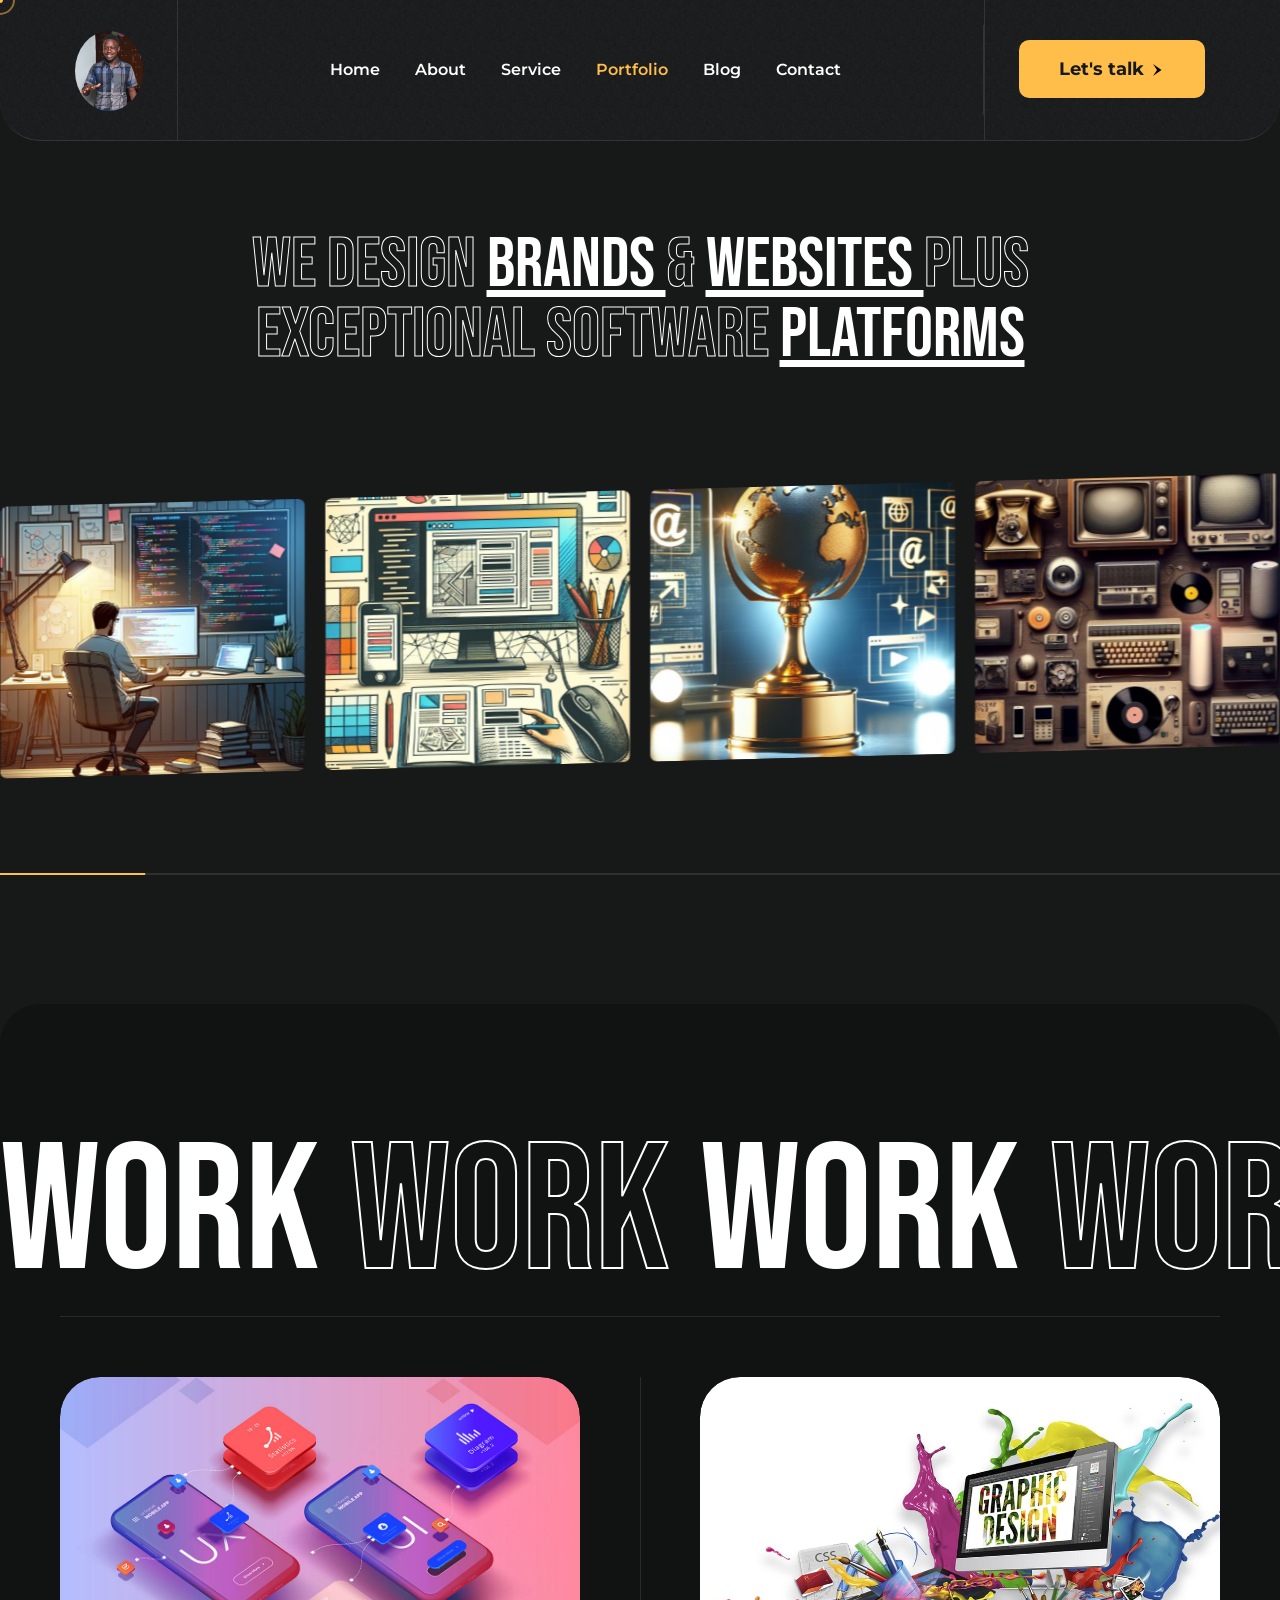
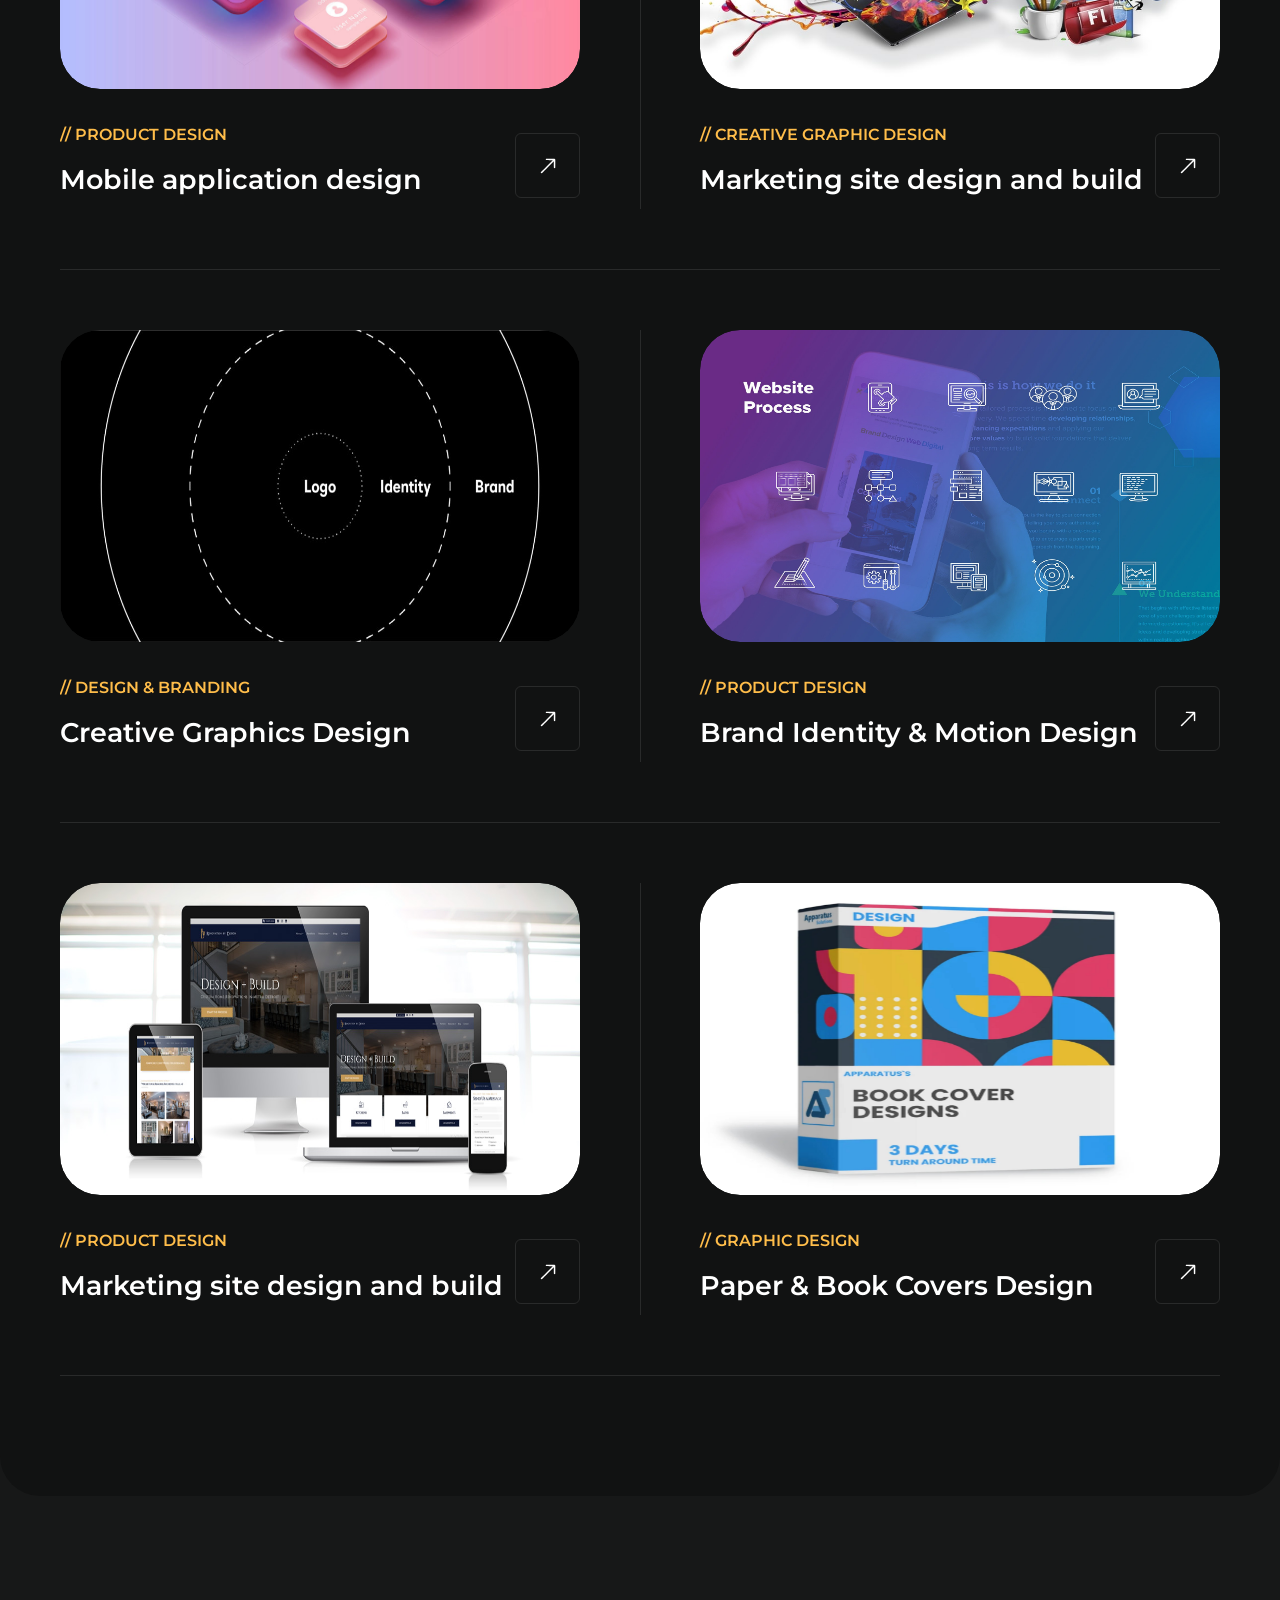
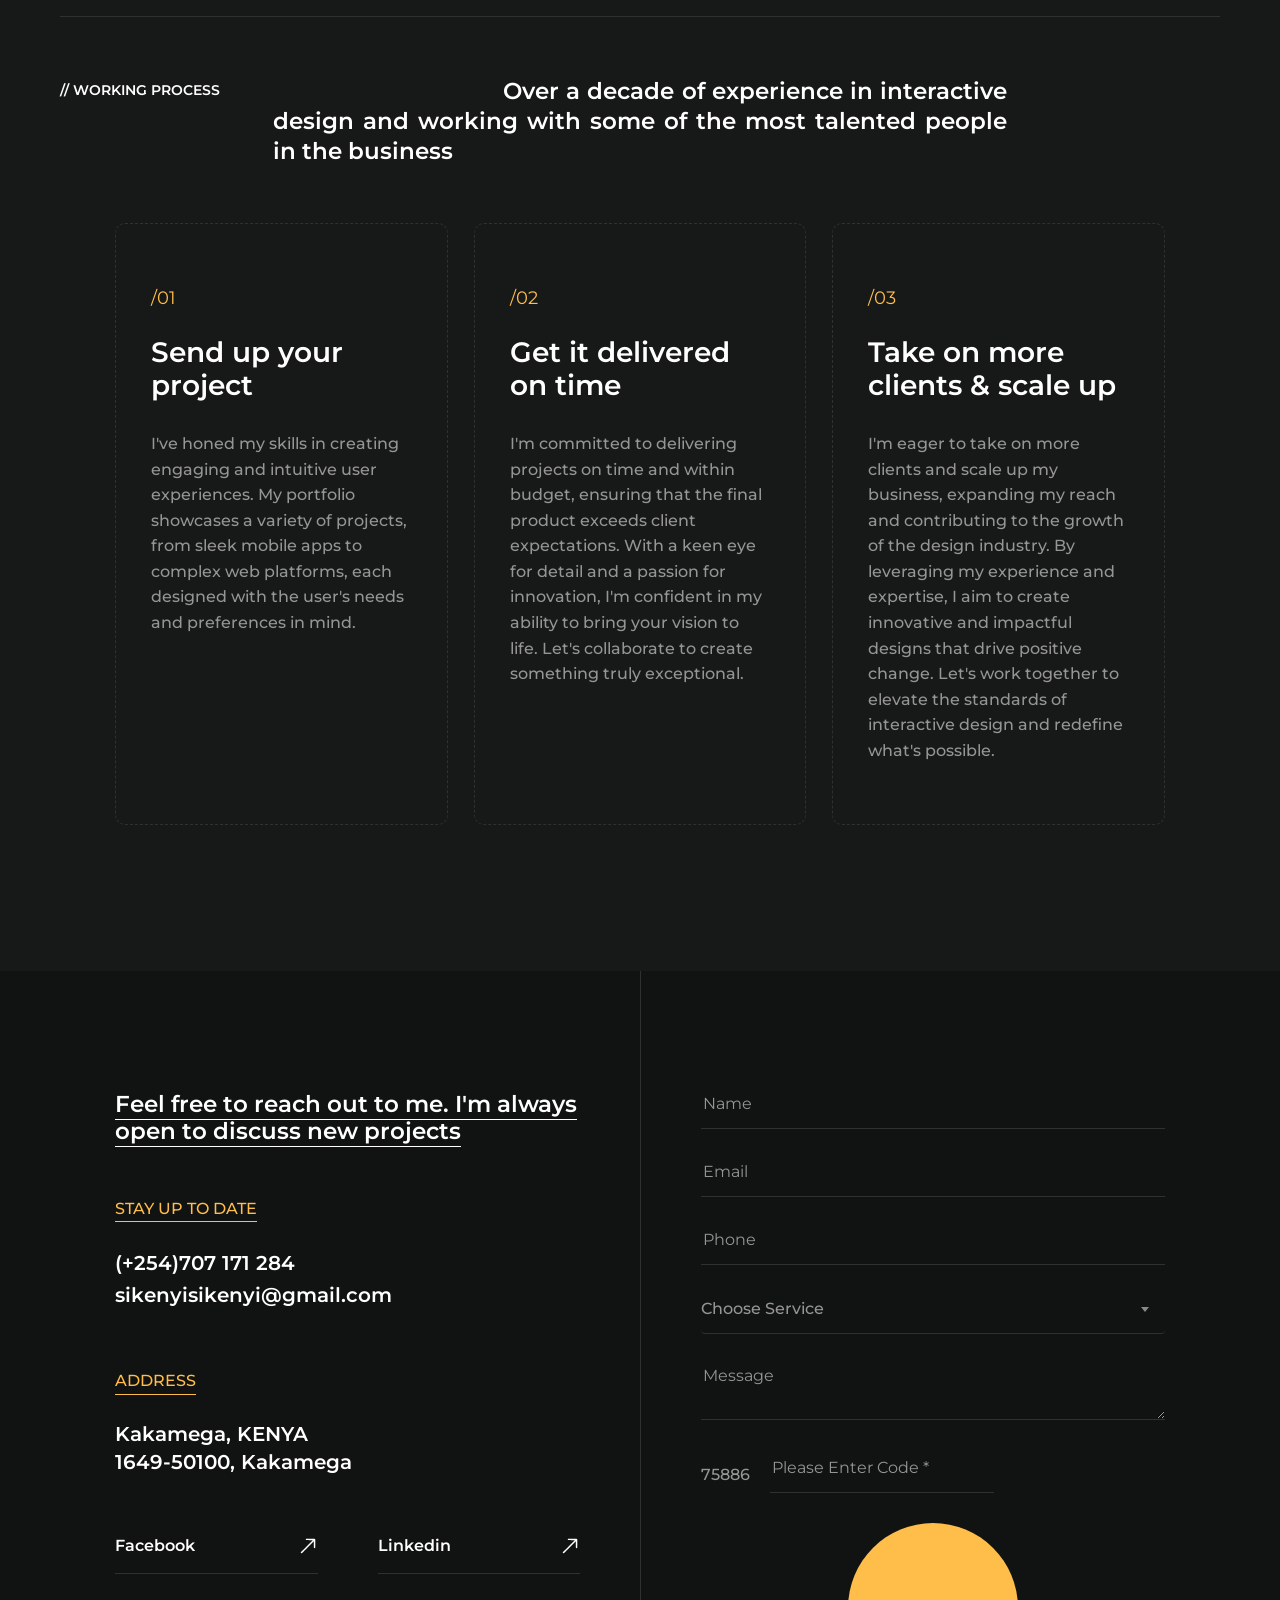
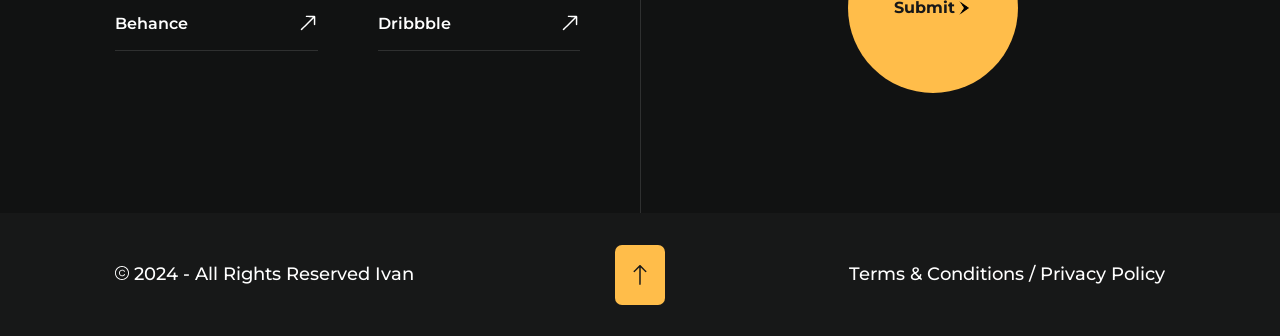
<file: portfolio.html>
<!DOCTYPE html>
<html lang="en">
<head>
    <meta charset="UTF-8">
    <meta name="viewport" content="width=device-width, initial-scale=1.0">
    <title>Ivan | Portfolio</title>
    <link href="https://fonts.googleapis.com/css2?family=Bebas+Neue&display=swap" rel="stylesheet">
    <link href="https://fonts.googleapis.com/css2?family=Montserrat:ital,wght@0,100;0,200;0,300;0,400;0,500;0,600;0,700;0,800;0,900;1,100;1,200;1,300;1,400;1,500;1,600;1,700;1,800;1,900&display=swap" rel="stylesheet">
    <link href="https://fonts.googleapis.com/css2?family=Cabin:ital,wght@0,400;0,500;0,600;0,700;1,400;1,500;1,600;1,700&display=swap" rel="stylesheet">
    <link href="https://fonts.googleapis.com/css2?family=Urbanist:ital,wght@0,100;0,200;0,300;0,400;0,500;0,600;0,700;0,800;0,900;1,100;1,200;1,300;1,400;1,500;1,600;1,700;1,800;1,900&display=swap" rel="stylesheet">
    <link rel="stylesheet" href="css/plugins.css">
    <link rel="stylesheet" href="css/style.css">
</head>
<body>

   	<!-- Preloader -->
	<div id="preloader">
		<div class="loader_line"></div>
	</div>
	<!-- /Preloader -->

    <!-- Wrapper -->
	<div class="nicolas_sm_wrapper_all" data-magic-cursor="show"> <!-- Magic Cursor Values Are: "show" and "hide" -->

	   <!-- Mobile Menu -->
		<div class="nicolas_sa_mobile_menu">
			<div class="mobile_menu_inner">
				<div class="mobile_in">
					<div class="logo">
						<a href="#"><img src="img/logo/logo.png" alt="" /></a>
					</div>
					<div class="trigger">
						<div class="hamburger hamburger--slider">
							<div class="hamburger-box">
								<div class="hamburger-inner"></div>
							</div>
						</div>
					</div>
				</div>
			</div>
			<div class="dropdown">
				<div class="dropdown_inner">
					<ul>
						<li>
							<a href="index.html">Home</a>
						</li>
						<li>
							<a href="about.html">About</a>
						</li>
						<li>
							<a href="service.html">Service</a>
						</li>
						<li>
							<a href="portfolio.html">Portfolio</a>
						</li>
						<li>
							<a href="blog.html">Blog</a>
						</li>
						<li>
							<a href="contact.html">Contact</a>
						</li>
					</ul>
				</div>
			</div>
		</div>
		<!-- /Mobile Menu -->

		<!-- Header -->
		<div class="nicolas_sm_header">
			<div class="overlay_el">
				<div class="overlay_bg">
					<div class="overlay_img"></div>
					<div class="overlay_color"></div>
				</div>
				<div class="overlay_content">
				   <div class="logo">
						<a href="index.html"><img src="img/logo/logo.png" alt="2"></a>
					</div>
					<div class="menu">
						<ul>
							<li>
								<a href="index.html">Home</a>
							</li>
							<li>
								<a href="about.html">About</a>
							</li>
							<li>
								<a href="service.html">Service</a>
							</li>
							<li>
								<a class="active" href="portfolio.html">Portfolio</a>
							</li>
							<li>
								<a href="blog.html">Blog</a>
							</li>
							<li>
								<a href="contact.html">Contact</a>
							</li>
						</ul>
					</div>
					<div class="button">
						<a href="contact.html">Let's talk <img src="img/header/arrow.png" alt="arrow"></a>
					</div>
				</div>
			</div>
		</div>
		<!-- /Header -->

		<!-- Page_title -->
		<div class="nicolas_sm_page_title">
			<div class="container">
				<div class="page_title_in">
					<h3><span class="stroke_text">We design </span><span class="underline">brands </span><span class="stroke_text">&amp; </span><span class="underline">websites </span><span class="stroke_text">plus exceptional software </span><span class="underline">platforms</span></h3>
				</div>
			</div>
		</div>
		<!-- /Page_title -->

		<!-- Slider -->
		<div class="nicolas_sm_portfolio_slider swiper-section">
			<div class="slider_in">
				<div class="swiper-container">
					<div class="swiper-wrapper">
						<div class="swiper-slide">
							<div class="list_inner">
								<img src="img/slider/1.jpg" alt="1">
								<div class="details">
									<div class="category">
										<span>Designing</span>
									</div>
									<div class="title">
										<h3>UI/UX Design Mockup</h3>
									</div>
								</div>
								<a class="nicolas_sm_full_link" href="portfolio_single.html"></a>
							</div>
						</div>
						<div class="swiper-slide">
							<div class="list_inner">
								<img src="img/slider/2.jpg" alt="2">
								<div class="details">
									<div class="category">
										<span>Designing</span>
									</div>
									<div class="title">
										<h3>UI/UX Design Mockup</h3>
									</div>
								</div>
								<a class="nicolas_sm_full_link" href="portfolio_single.html"></a>
							</div>
						</div>
						<div class="swiper-slide">
							<div class="list_inner">
								<img src="img/slider/3.jpg" alt="3">
								<div class="details">
									<div class="category">
										<span>Designing</span>
									</div>
									<div class="title">
										<h3>UI/UX Design Mockup</h3>
									</div>
								</div>
								<a class="nicolas_sm_full_link" href="portfolio_single.html"></a>
							</div>
						</div>
						<div class="swiper-slide">
							<div class="list_inner">
								<img src="img/slider/4.jpg" alt="4">
								<div class="details">
									<div class="category">
										<span>Designing</span>
									</div>
									<div class="title">
										<h3>UI/UX Design Mockup</h3>
									</div>
								</div>
								<a class="nicolas_sm_full_link" href="portfolio_single.html"></a>
							</div>
						</div>
						<div class="swiper-slide">
							<div class="list_inner">
								<img src="img/portfolio/1.jpg" alt="1">
								<div class="details">
									<div class="category">
										<span>Designing</span>
									</div>
									<div class="title">
										<h3>UI/UX Design Mockup</h3>
									</div>
								</div>
								<a class="nicolas_sm_full_link" href="portfolio_single.html"></a>
							</div>
						</div>
						<div class="swiper-slide">
							<div class="list_inner">
								<img src="img/portfolio/2.jpg" alt="2">
								<div class="details">
									<div class="category">
										<span>Designing</span>
									</div>
									<div class="title">
										<h3>UI/UX Design Mockup</h3>
									</div>
								</div>
								<a class="nicolas_sm_full_link" href="portfolio_single.html"></a>
							</div>
						</div>
						<div class="swiper-slide">
							<div class="list_inner">
								<img src="img/portfolio/3.jpg" alt="3">
								<div class="details">
									<div class="category">
										<span>Designing</span>
									</div>
									<div class="title">
										<h3>UI/UX Design Mockup</h3>
									</div>
								</div>
								<a class="nicolas_sm_full_link" href="portfolio_single.html"></a>
							</div>
						</div>
						<div class="swiper-slide">
							<div class="list_inner">
								<img src="img/portfolio/4.jpg" alt="4">
								<div class="details">
									<div class="category">
										<span>Designing</span>
									</div>
									<div class="title">
										<h3>UI/UX Design Mockup</h3>
									</div>
								</div>
								<a class="nicolas_sm_full_link" href="portfolio_single.html"></a>
							</div>
						</div>
						<div class="swiper-slide">
							<div class="list_inner">
								<img src="img/portfolio/5.jpg" alt="5">
								<div class="details">
									<div class="category">
										<span>Designing</span>
									</div>
									<div class="title">
										<h3>UI/UX Design Mockup</h3>
									</div>
								</div>
								<a class="nicolas_sm_full_link" href="portfolio_single.html"></a>
							</div>
						</div>
					</div>
				</div>
			</div>
			<div class="nicolas_sm_swiper_progress fill">
				<div class="my_pagination_in">
					<span class="pagination_progress"><span class="all"><span></span></span></span>
				</div>
			</div>
		</div>
		<!-- /Slider -->

		<!-- Portfolio -->
		<div class="nicolas_sm_portfolio">
			<div class="nicolas_sm_extra_title">
				<div class="title marquee">
					<div class="wrap">
						<h3>Work</h3>
						<h3 class="stroke_text_bolder">Work</h3>
						<h3>Work</h3>
						<h3 class="stroke_text_bolder">Work</h3>
						<h3>Work</h3>
						<h3 class="stroke_text_bolder">Work</h3>
						<h3>Work</h3>
						<h3 class="stroke_text_bolder">Work</h3>
					</div>
				</div>
			</div>
			<div class="container">
				<div class="portfolio_in">
					<ul>
						<li>
							<div class="list_inner">
								<div class="image">
									<img src="img/portfolio/1.jpg" alt="1">
									<a class="nicolas_sm_full_link" href="portfolio_single.html"></a>
								</div>
								<div class="title_holder">
									<div class="left">
										<a href="#">// Product design</a>
										<h3><a href="portfolio_single.html">Mobile application design</a></h3>
									</div>
									<div class="right">
										<a href="portfolio_single.html"><img class="sm_svg" src="img/svg/down_arrow.svg" alt="1"></a>
									</div>
								</div>
							</div>
						</li>
						<li>
							<div class="list_inner">
								<div class="image">
									<img src="img/portfolio/2.jpg" alt="2">
									<a class="nicolas_sm_full_link" href="portfolio_single.html"></a>
								</div>
								<div class="title_holder">
									<div class="left">
										<a href="#">// Creative graphic design</a>
										<h3><a href="portfolio_single.html">Marketing site design and build</a></h3>
									</div>
									<div class="right">
										<a href="portfolio_single.html"><img class="sm_svg" src="img/svg/down_arrow.svg" alt="1"></a>
									</div>
								</div>
							</div>
						</li>
						<li>
							<div class="list_inner">
								<div class="image">
									<img src="img/portfolio/3.jpg" alt="3">
									<a class="nicolas_sm_full_link" href="portfolio_single.html"></a>
								</div>
								<div class="title_holder">
									<div class="left">
										<a href="#">// Design &amp; branding</a>
										<h3><a href="portfolio_single.html">Creative Graphics Design</a></h3>
									</div>
									<div class="right">
										<a href="portfolio_single.html"><img class="sm_svg" src="img/svg/down_arrow.svg" alt="1"></a>
									</div>
								</div>
							</div>
						</li>
						<li>
							<div class="list_inner">
								<div class="image">
									<img src="img/portfolio/4.jpg" alt="4">
									<a class="nicolas_sm_full_link" href="portfolio_single.html"></a>
								</div>
								<div class="title_holder">
									<div class="left">
										<a href="#">// Product design</a>
										<h3><a href="portfolio_single.html">Brand Identity &amp; Motion Design</a></h3>
									</div>
									<div class="right">
										<a href="portfolio_single.html"><img class="sm_svg" src="img/svg/down_arrow.svg" alt="1"></a>
									</div>
								</div>
							</div>
						</li>
						<li>
							<div class="list_inner">
								<div class="image">
									<img src="img/portfolio/5.jpg" alt="5">
									<a class="nicolas_sm_full_link" href="portfolio_single.html"></a>
								</div>
								<div class="title_holder">
									<div class="left">
										<a href="#">// Product design</a>
										<h3><a href="portfolio_single.html">Marketing site design and build</a></h3>
									</div>
									<div class="right">
										<a href="portfolio_single.html"><img class="sm_svg" src="img/svg/down_arrow.svg" alt="1"></a>
									</div>
								</div>
							</div>
						</li>
						<li>
							<div class="list_inner">
								<div class="image">
									<img src="img/portfolio/6.jpg" alt="6">
									<a class="nicolas_sm_full_link" href="portfolio_single.html"></a>
								</div>
								<div class="title_holder">
									<div class="left">
										<a href="#">// Graphic design</a>
										<h3><a href="portfolio_single.html">Paper &amp; Book Covers Design</a></h3>
									</div>
									<div class="right">
										<a href="portfolio_single.html"><img class="sm_svg" src="img/svg/down_arrow.svg" alt="1"></a>
									</div>
								</div>
							</div>
						</li>
					</ul>
				</div>
			</div>
		</div>
		<!-- /Portfolio -->

		<!-- Process -->
		<div class="nicolas_sm_process">
			<div class="container">
				<div class="nicolas_sm_main_title">
					<div class="left">
						<span>// Working process</span>
					</div>
					<div class="center">
						<p>Over a decade of experience in interactive design and working with some of the most talented people in the business</p>
					</div>
					<div class="right">
						<span></span>
					</div>
				</div>
				<div class="extra_container">
					<div class="process_in">
						<ul>
							<li>
								<div class="list_inner">
									<span>/01</span>
									<h3><a href="#">Send up your <br>project</a></h3>
									<p>I've honed my skills in creating engaging and intuitive user experiences. My portfolio showcases a variety of projects, from sleek mobile apps to complex web platforms, each designed with the user's needs and preferences in mind.</p>
								</div>
							</li>
							<li>
								<div class="list_inner">
									<span>/02</span>
									<h3><a href="#">Get it delivered on time</a></h3>
									<p>I'm committed to delivering projects on time and within budget, ensuring that the final product exceeds client expectations. With a keen eye for detail and a passion for innovation, I'm confident in my ability to bring your vision to life. Let's collaborate to create something truly exceptional.</p>
								</div>
							</li>
							<li>
								<div class="list_inner">
									<span>/03</span>
									<h3><a href="#">Take on more clients &amp; scale up</a></h3>
									<p>I'm eager to take on more clients and scale up my business, expanding my reach and contributing to the growth of the design industry. By leveraging my experience and expertise, I aim to create innovative and impactful designs that drive positive change. Let's work together to elevate the standards of interactive design and redefine what's possible.</p>
								</div>
							</li>
						</ul>
					</div>
				</div>
			</div>
		</div>
		<!-- /Process -->

		<!-- Footer -->
		<div class="nicolas_sm_footer">
			<div class="container">
				<div class="extra_container">
					<div class="footer_in">
						<div class="left">
							<div class="title">
								<h3>Feel free to reach out to me. I'm always open to discuss new projects</h3>
							</div>
							<div class="contact">
								<ul>
									<li>
										<span>Stay up to date</span>
										<a href="#">(+254)707 171 284</a>
										<a href="#">sikenyisikenyi@gmail.com</a>
									</li>
									<li>
										<span>Address</span>
										<p>Kakamega, KENYA</p>
										<p>1649-50100, Kakamega</p>
									</li>
								</ul>
							</div>
							<div class="social_button">
								<ul>
									<li>
										<a href="#">
											<span>Facebook</span>
											<img class="sm_svg" src="img/svg/down_arrow.svg" alt="1">
										</a>
									</li>
									<li>
										<a href="#">
											<span>Linkedin</span>
											<img class="sm_svg" src="img/svg/down_arrow.svg" alt="1">
										</a>
									</li>
									<li>
										<a href="#">
											<span>Behance</span>
											<img class="sm_svg" src="img/svg/down_arrow.svg" alt="1">
										</a>
									</li>
									<li>
										<a href="#">
											<span>Dribbble</span>
											<img class="sm_svg" src="img/svg/down_arrow.svg" alt="1">
										</a>
									</li>
								</ul>
							</div>
						</div>
						<div class="right">
							<form id="contactForm">
								<div class="error_box" id="empty-form">
									<p>Please Fill Required Fields</p>
								</div>
								<div class="error_box" id="subject-alert">
									<p>Please Select Subject</p>
								</div>
								<div class="error_box" id="security-alert">
									<p>Security code does not match !</p>
								</div>
								<div class="error_box" id="email-invalid">
									<p>Please enter a valid email address. Exp. example@gmail.com</p>
								</div>
								<div class="error_box" id="phone-invalid">
									<p>Please enter a valid phone number.Exp. +998991774433</p>
								</div>
								<div class="error_box" id="error_mail">
									<p></p>
								</div>
								<div class="success_box" id="success_mail">
									<p>Your message has been sent. We will contact you as soon as possible.</p>
								</div>
								<ul>
									<li>
										<input type="text" placeholder="Name" name="contact_name" class="cf-form-control"/>
										<span></span>
									</li>
									<li>
										<input type="text" placeholder="Email" name="contact_email" class="cf-form-control" />
										<span></span>
									</li>
									<li>
										<input type="text" placeholder="Phone" name="contact_phone" class="cf-form-control"/>
										<span></span>
									</li>
									<li>
										<select name="contact_subject" class="cf-form-control my_select_two">
											<option value="Choose Services">Choose Service</option>
											<option value="Web Development">Web Development</option>
											<option value="Mobile Application">Mobile Application</option>
											<option value="UI/UX Design">UI/UX Design</option>
										</select>
									</li>
									<li id="text-area-w">
										<textarea placeholder="Message" name="contact_message" class="cf-form-control"></textarea>
									</li>
									<li id="enter_code">
										<span id="txtCaptchaSpan"></span>
										<input type="text" class="cf-form-control" name="contact_question" id="txtInput" autocomplete="off" placeholder="Please Enter Code *">
										<input type="hidden" id="txtCaptcha">
									</li>
								</ul>
								<div class="nicolas_sm_button">
									<a id="send_message" href="#">Submit <img src="img/header/arrow.png" alt="arrow"></a>
								</div>
							</form>
						</div>
					</div>
				</div>
			</div>
		</div>
		<!-- /Footer -->

		<!-- Copyright -->
		<div class="nicolas_sm_copyright">
			<div class="container">
				<div class="extra_container">
					<div class="copyright_in">
						<div class="left">
							<p><img class="sm_svg" src="img/svg/copyright.svg" alt="1"> 2024 - All Rights Reserved Ivan</p>
						</div>
						<div class="right">
							<a href="#">Terms &amp; Conditions </a><span>/ </span><a href="#">Privacy Policy</a>
						</div>
					</div>
					<div class="nicolas_sm_totop">
						<img class="sm_svg" src="img/svg/down_arrow.svg" alt="1">
						<a class="nicolas_sm_full_link" href="#"></a>
					</div>
				</div>
			</div>
		</div>
		<!-- /Copyright -->

		<!-- CURSOR -->
		<div class="mouse-cursor cursor-outer"></div>
		<div class="mouse-cursor cursor-inner"></div>
		<!-- /CURSOR -->

	</div>
    <!-- /Wrapper -->
    <script src="js/jquery.js"></script>
    <script src="js/contact.form.js"></script>
    <script src="js/plugins.js"></script>
    <script src="js/init.js"></script>
</body>
</html>
</file>
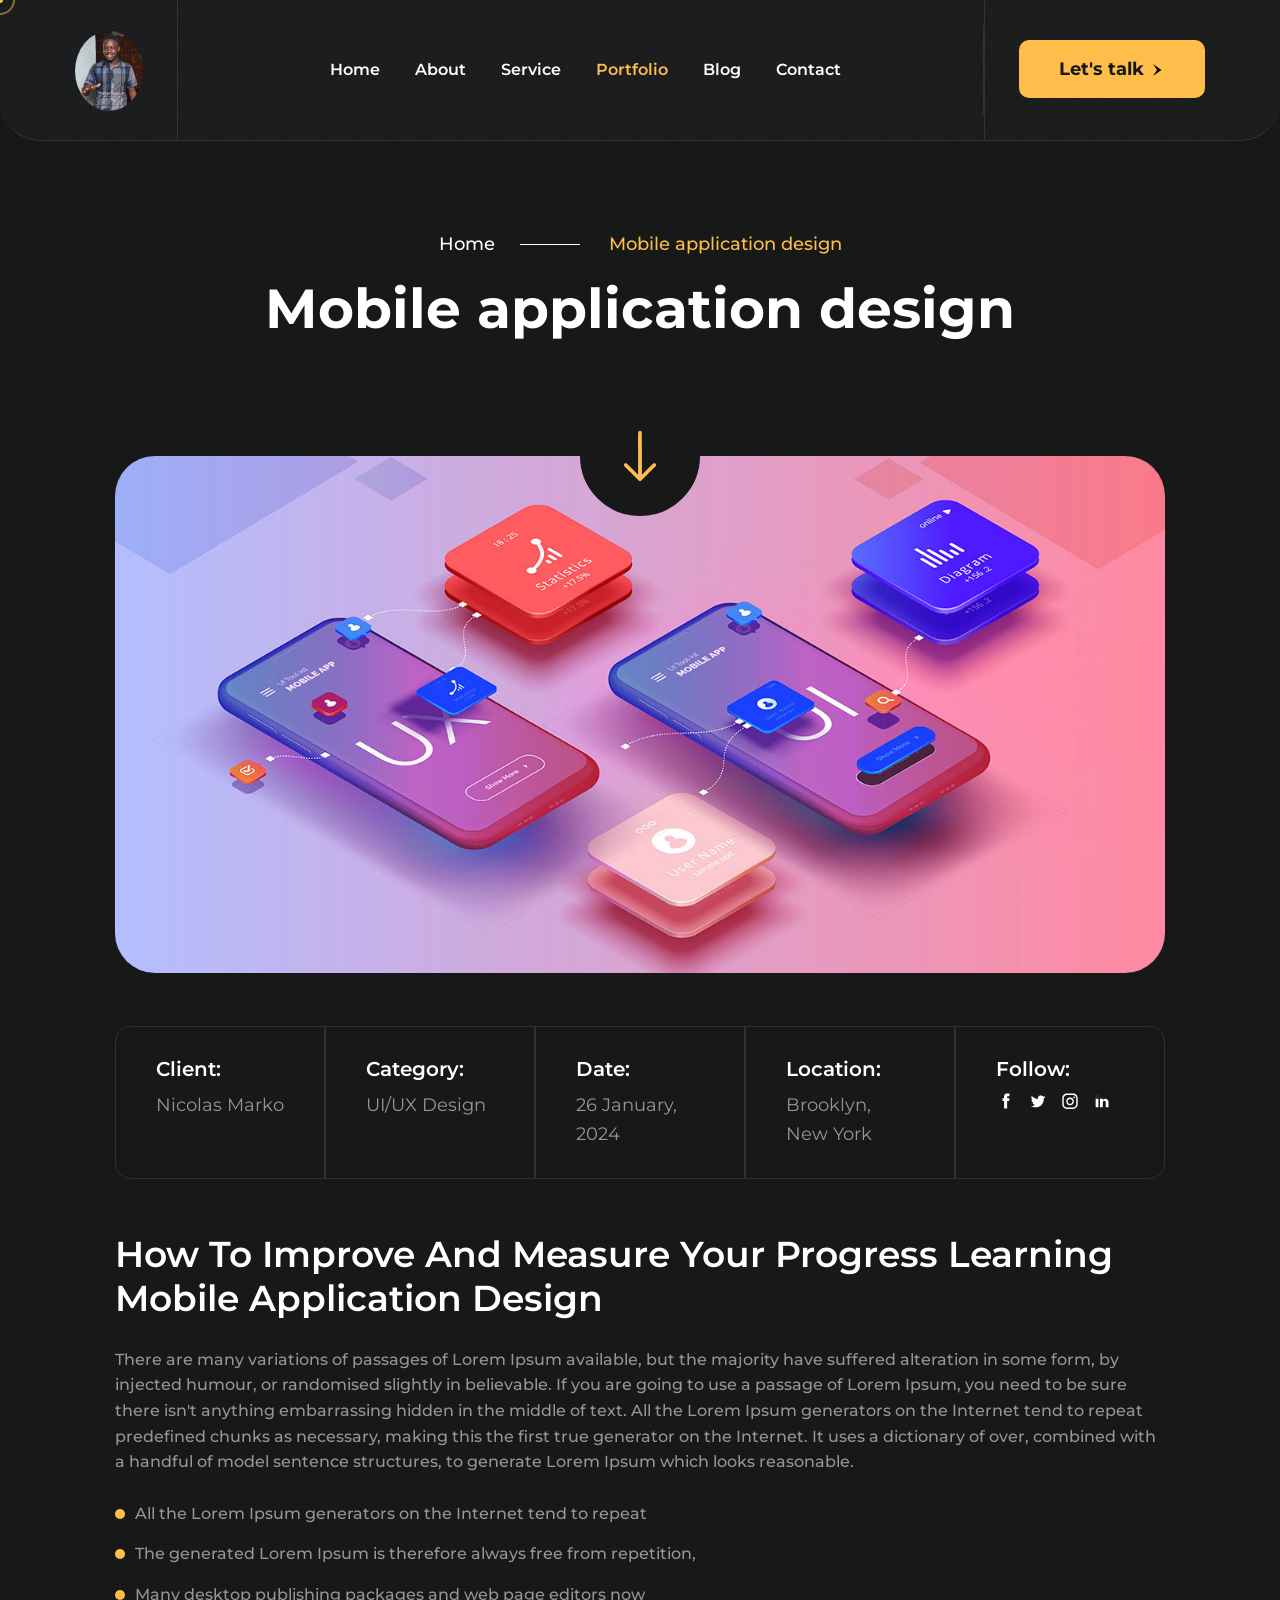
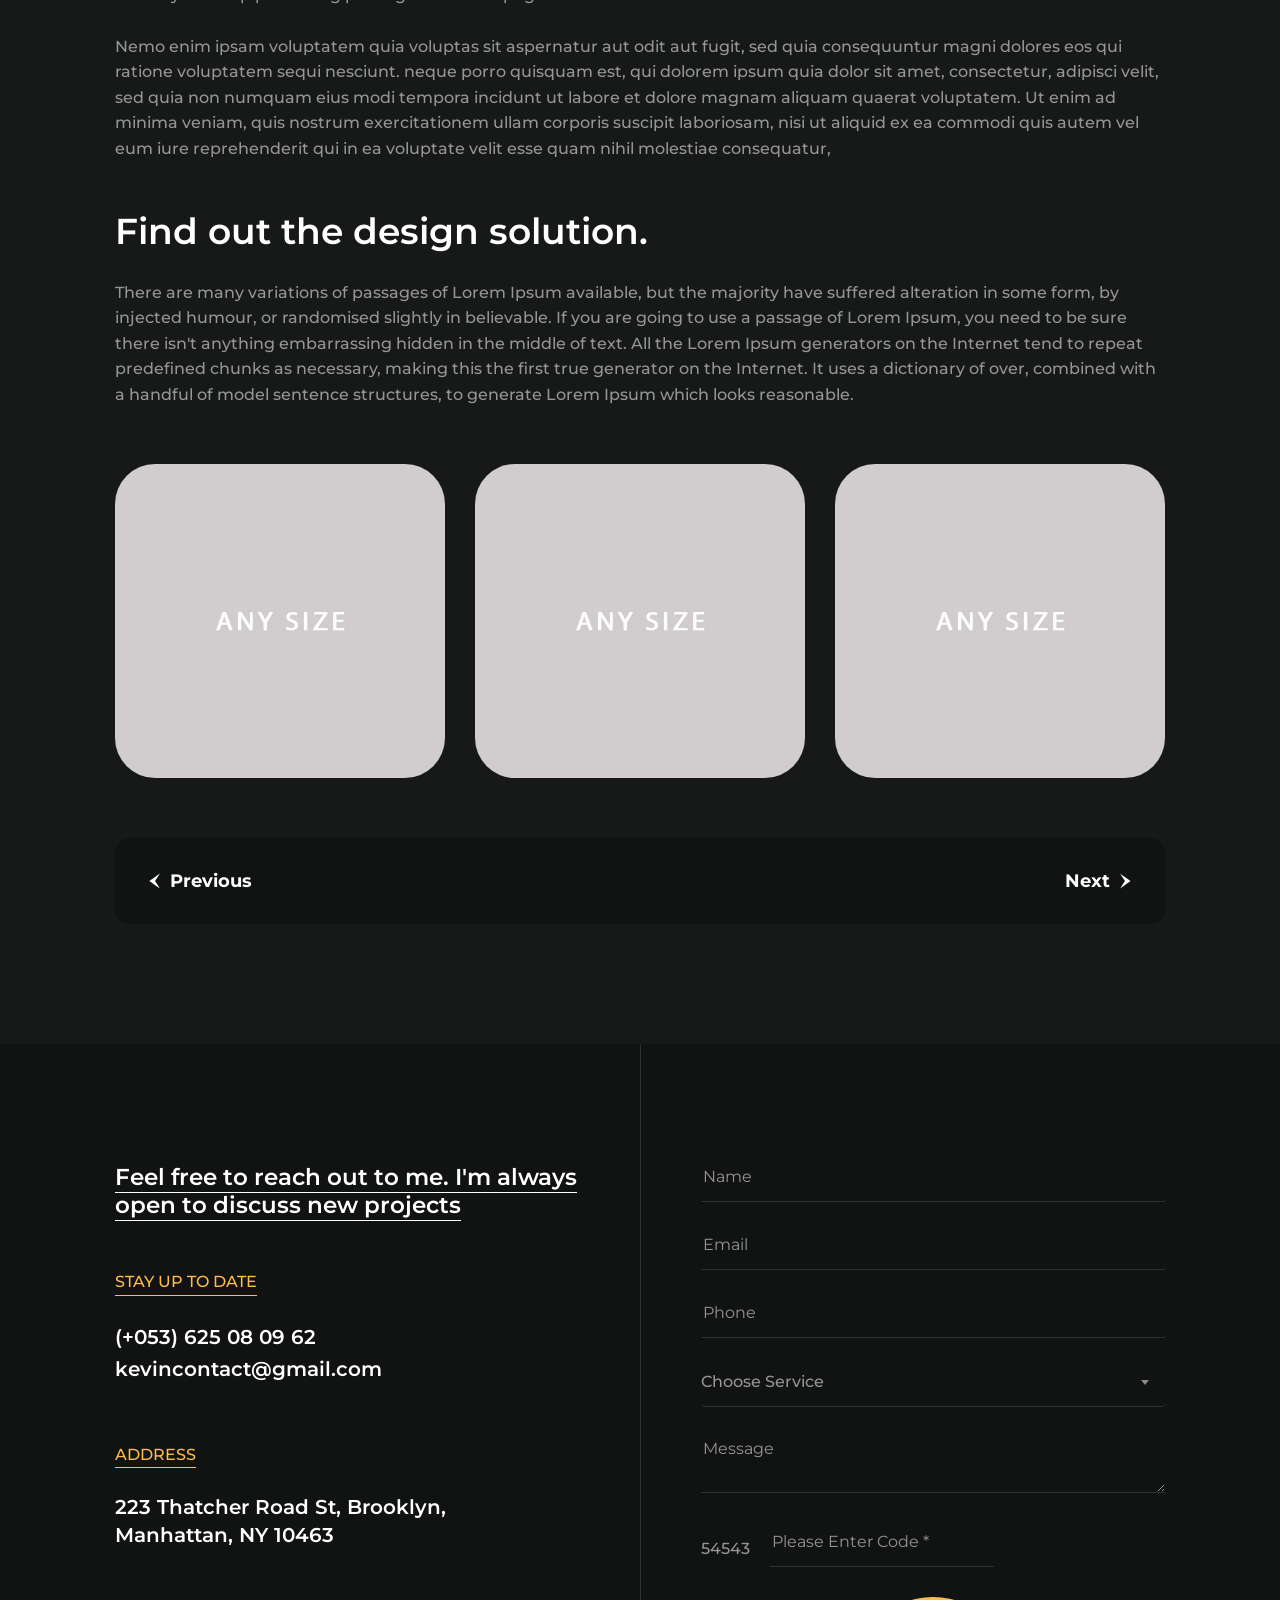
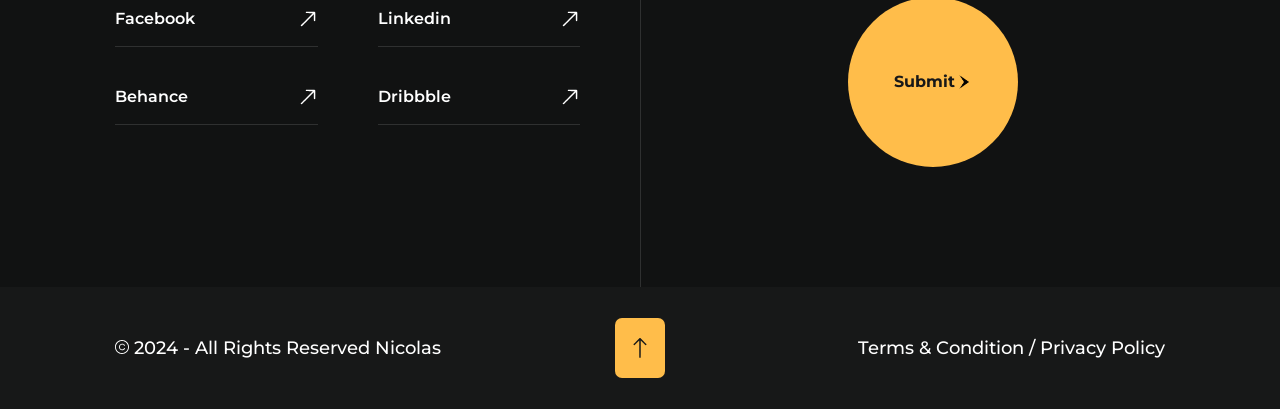
<file: portfolio_single.html>
<!DOCTYPE html>
<html lang="en">
<head>
    <meta charset="UTF-8">
    <meta name="viewport" content="width=device-width, initial-scale=1.0">
    <title>Nicolas | Portfolio Single</title>
    <link href="https://fonts.googleapis.com/css2?family=Bebas+Neue&display=swap" rel="stylesheet">
    <link href="https://fonts.googleapis.com/css2?family=Montserrat:ital,wght@0,100;0,200;0,300;0,400;0,500;0,600;0,700;0,800;0,900;1,100;1,200;1,300;1,400;1,500;1,600;1,700;1,800;1,900&display=swap" rel="stylesheet">
    <link href="https://fonts.googleapis.com/css2?family=Cabin:ital,wght@0,400;0,500;0,600;0,700;1,400;1,500;1,600;1,700&display=swap" rel="stylesheet">
    <link href="https://fonts.googleapis.com/css2?family=Urbanist:ital,wght@0,100;0,200;0,300;0,400;0,500;0,600;0,700;0,800;0,900;1,100;1,200;1,300;1,400;1,500;1,600;1,700;1,800;1,900&display=swap" rel="stylesheet">
    <link rel="stylesheet" href="css/plugins.css">
    <link rel="stylesheet" href="css/style.css">
</head>
<body>
   
   <!-- Preloader -->
	<div id="preloader">
		<div class="loader_line"></div>
	</div>
	<!-- /Preloader -->
   
    <!-- Wrapper -->
	<div class="nicolas_sm_wrapper_all" data-magic-cursor="show"> <!-- Magic Cursor Values Are: "show" and "hide" -->

	   <!-- Mobile Menu -->
		<div class="nicolas_sa_mobile_menu">
			<div class="mobile_menu_inner">
				<div class="mobile_in">
					<div class="logo">
						<a href="#"><img src="img/logo/logo.png" alt="" /></a>
					</div>
					<div class="trigger">
						<div class="hamburger hamburger--slider">
							<div class="hamburger-box">
								<div class="hamburger-inner"></div>
							</div>
						</div>
					</div>
				</div>
			</div>
			<div class="dropdown">
				<div class="dropdown_inner">
					<ul>
						<li>
							<a href="index.html">Home</a>
						</li>
						<li>
							<a href="about.html">About</a>
						</li>
						<li>
							<a href="service.html">Service</a>
						</li>
						<li>
							<a href="portfolio.html">Portfolio</a>
						</li>
						<li>
							<a href="blog.html">Blog</a>
						</li>
						<li>
							<a href="contact.html">Contact</a>
						</li>
					</ul>
				</div>
			</div>
		</div>
		<!-- /Mobile Menu -->

		<!-- Header -->
		<div class="nicolas_sm_header">
			<div class="overlay_el">
				<div class="overlay_bg">
					<div class="overlay_img"></div>
					<div class="overlay_color"></div>
				</div>
				<div class="overlay_content">
					<div class="logo">
						<a href="index.html"><img src="img/logo/logo.png" alt="2"></a>
					</div>
					<div class="menu">
						<ul>
							<li>
								<a href="index.html">Home</a>
							</li>
							<li>
								<a href="about.html">About</a>
							</li>
							<li>
								<a href="service.html">Service</a>
							</li>
							<li>
								<a class="active" href="portfolio.html">Portfolio</a>
							</li>
							<li>
								<a href="blog.html">Blog</a>
							</li>
							<li>
								<a href="contact.html">Contact</a>
							</li>
						</ul>
					</div>
					<div class="button">
						<a href="index.html">Let's talk <img src="img/header/arrow.png" alt="arrow"></a>
					</div>
				</div>
			</div>
		</div>
		<!-- /Header -->

		<!-- Page_title -->
		<div class="nicolas_sm_portfolio_single">
			<div class="nicolas_sm_service_details">
				<div class="nicolas_sm_page_title">
					<div class="container">
						<div class="nicolas_sm_breadcrumbs">
							<span><a href="#">Home</a></span>
							<span>Mobile application design</span>
						</div>
						<div class="page_title_in">
							<h3>Mobile application design</h3>
						</div>
					</div>
				</div>
				<div class="container">
					<div class="extra_container">
						<div class="service_details_in">
							<div class="image anchor">
								<a href="#text"><img class="sm_svg" src="img/svg/down_arrow.svg" alt="1"></a>
								<img src="img/portfolio/8.jpg" alt="8">
							</div>
							<div class="single_list">
								<ul>
									<li>
										<div class="list_inner">
											<h3>Client:</h3>
											<p>Nicolas Marko</p>
										</div>
									</li>
									<li>
										<div class="list_inner">
											<h3>Category:</h3>
											<p>UI/UX Design</p>
										</div>
									</li>
									<li>
										<div class="list_inner">
											<h3>Date:</h3>
											<p>26 January, 2024</p>
										</div>
									</li>
									<li>
										<div class="list_inner">
											<h3>Location:</h3>
											<p>Brooklyn, New York</p>
										</div>
									</li>
									<li>
										<div class="list_inner">
											<h3>Follow:</h3>
											<ul>
												<li>
													<a href="#"><img class="sm_svg" src="img/svg/facebook.svg" alt="1"></a>
												</li>
												<li>
													<a href="#"><img class="sm_svg" src="img/svg/twitter.svg" alt="2"></a>
												</li>
												<li>
													<a href="#"><img class="sm_svg" src="img/svg/instagram.svg" alt="3"></a>
												</li>
												<li>
													<a href="#"><img class="sm_svg" src="img/svg/linkedin.svg" alt="4"></a>
												</li>
											</ul>
										</div>
									</li>
								</ul>
							</div>
							<div class="text" id="text">
								<h3>How To Improve And Measure Your Progress Learning Mobile Application Design</h3>
								<p>There are many variations of passages of Lorem Ipsum available, but the majority have suffered alteration in some form, by injected humour, or randomised slightly in believable. If you are going to use a passage of Lorem Ipsum, you need to be sure there isn't anything embarrassing hidden in the middle of text. All the Lorem Ipsum generators on the Internet tend to repeat predefined chunks as necessary, making this the first true generator on the Internet. It uses a dictionary of over, combined with a handful of model sentence structures, to generate Lorem Ipsum which looks reasonable.</p>
							</div>
							<div class="list">
								<ul>
									<li>
										<div class="list_inner">
											<p>All the Lorem Ipsum generators on the Internet tend to repeat</p>
										</div>
									</li>
									<li>
										<div class="list_inner">
											<p>The generated Lorem Ipsum is therefore always free from repetition,</p>
										</div>
									</li>
									<li>
										<div class="list_inner">
											<p>Many desktop publishing packages and web page editors now</p>
										</div>
									</li>
								</ul>
							</div>
							<div class="main_text">
								<p>Nemo enim ipsam voluptatem quia voluptas sit aspernatur aut odit aut fugit, sed quia consequuntur magni dolores eos qui ratione voluptatem sequi nesciunt. neque porro quisquam est, qui dolorem ipsum quia dolor sit amet, consectetur, adipisci velit, sed quia non numquam eius modi tempora incidunt ut labore et dolore magnam aliquam quaerat voluptatem. Ut enim ad minima veniam, quis nostrum exercitationem ullam corporis suscipit laboriosam, nisi ut aliquid ex ea commodi  quis autem vel eum iure reprehenderit qui in ea voluptate velit esse quam nihil molestiae consequatur,</p>
							</div>
							<div class="text bottom">
								<h3>Find out the design solution.</h3>
								<p>There are many variations of passages of Lorem Ipsum available, but the majority have suffered alteration in some form, by injected humour, or randomised slightly in believable. If you are going to use a passage of Lorem Ipsum, you need to be sure there isn't anything embarrassing hidden in the middle of text. All the Lorem Ipsum generators on the Internet tend to repeat predefined chunks as necessary, making this the first true generator on the Internet. It uses a dictionary of over, combined with a handful of model sentence structures, to generate Lorem Ipsum which looks reasonable.</p>
							</div>
							<div class="images">
								<ul>
									<li>
										<div class="list_inner">
											<img src="img/portfolio/9.jpg" alt="9">
										</div>
									</li>
									<li>
										<div class="list_inner">
											<img src="img/portfolio/10.jpg" alt="10">
										</div>
									</li>
									<li>
										<div class="list_inner">
											<img src="img/portfolio/11.jpg" alt="11">
										</div>
									</li>
								</ul>
							</div>
							<div class="prev_next">
								<div class="prev">
									<a href="#"><img class="sm_svg" src="img/svg/arrow_left.svg" alt="1"> Previous</a>
								</div>
								<div class="next">
									<a href="#">Next <img class="sm_svg" src="img/svg/arrow_left.svg" alt="1"></a>
								</div>
							</div>
						</div>
					</div>
				</div>
			</div>
		</div>
		<!-- /Page_title -->

		<!-- Footer -->
		<div class="nicolas_sm_footer">
			<div class="container">
				<div class="extra_container">
					<div class="footer_in">
						<div class="left">
							<div class="title">
								<h3>Feel free to reach out to me. I'm always open to discuss new projects</h3>
							</div>
							<div class="contact">
								<ul>
									<li>
										<span>Stay up to date</span>
										<a href="#">(+053) 625 08 09 62</a>
										<a href="#">kevincontact@gmail.com</a>
									</li>
									<li>
										<span>Address</span>
										<p>223 Thatcher Road St, Brooklyn,</p>
										<p>Manhattan, NY 10463</p>
									</li>
								</ul>
							</div>
							<div class="social_button">
								<ul>
									<li>
										<a href="#">
											<span>Facebook</span>
											<img class="sm_svg" src="img/svg/down_arrow.svg" alt="1">
										</a>
									</li>
									<li>
										<a href="#">
											<span>Linkedin</span>
											<img class="sm_svg" src="img/svg/down_arrow.svg" alt="1">
										</a>
									</li>
									<li>
										<a href="#">
											<span>Behance</span> 
											<img class="sm_svg" src="img/svg/down_arrow.svg" alt="1">
										</a>
									</li>
									<li>
										<a href="#">
											<span>Dribbble</span> 
											<img class="sm_svg" src="img/svg/down_arrow.svg" alt="1">
										</a>
									</li>
								</ul>
							</div>
						</div>
						<div class="right">
							<form id="contactForm">
								<div class="error_box" id="empty-form">
									<p>Please Fill Required Fields</p>
								</div>
								<div class="error_box" id="subject-alert">
									<p>Please Select Subject</p>
								</div>
								<div class="error_box" id="security-alert">
									<p>Security code does not match !</p>
								</div>
								<div class="error_box" id="email-invalid">
									<p>Please enter a valid email address. Exp. example@gmail.com</p>
								</div>
								<div class="error_box" id="phone-invalid">
									<p>Please enter a valid phone number.Exp. +998991774433</p>
								</div>
								<div class="error_box" id="error_mail">
									<p></p>
								</div>
								<div class="success_box" id="success_mail">
									<p>Your message has been sent. We will contact you as soon as possible.</p>
								</div>
								<ul>
									<li>
										<input type="text" placeholder="Name" name="contact_name" class="cf-form-control"/>
										<span></span>
									</li>
									<li>
										<input type="text" placeholder="Email" name="contact_email" class="cf-form-control" />
										<span></span>
									</li>
									<li>
										<input type="text" placeholder="Phone" name="contact_phone" class="cf-form-control"/>
										<span></span>
									</li>
									<li>
										<select name="contact_subject" class="cf-form-control my_select_two">
											<option value="Choose Services">Choose Service</option>
											<option value="Web Development">Web Development</option>
											<option value="Mobile Application">Mobile Application</option>
											<option value="UI/UX Design">UI/UX Design</option>
										</select>
									</li>
									<li id="text-area-w">
										<textarea placeholder="Message" name="contact_message" class="cf-form-control"></textarea>
									</li>
									<li id="enter_code">
										<span id="txtCaptchaSpan"></span>
										<input type="text" class="cf-form-control" name="contact_question" id="txtInput" autocomplete="off" placeholder="Please Enter Code *">
										<input type="hidden" id="txtCaptcha">
									</li>
								</ul>
								<div class="nicolas_sm_button">
									<a id="send_message" href="#">Submit <img src="img/header/arrow.png" alt="arrow"></a>                        
								</div>
							</form>
						</div>
					</div>
				</div>
			</div>
		</div>
		<!-- /Footer -->

		<!-- Copyright -->
		<div class="nicolas_sm_copyright">
			<div class="container">
				<div class="extra_container">
					<div class="copyright_in">
						<div class="left">
							<p><img class="sm_svg" src="img/svg/copyright.svg" alt="1"> 2024 - All Rights Reserved Nicolas</p>
						</div>
						<div class="right">
							<a href="#">Terms &amp; Condition </a><span>/ </span><a href="#">Privacy Policy</a>
						</div>
					</div>
					<div class="nicolas_sm_totop">
						<img class="sm_svg" src="img/svg/down_arrow.svg" alt="1">
						<a class="nicolas_sm_full_link" href="#"></a>
					</div>
				</div>
			</div>
		</div>
		<!-- /Copyright -->
		
		<!-- CURSOR -->
		<div class="mouse-cursor cursor-outer"></div>
		<div class="mouse-cursor cursor-inner"></div>
		<!-- /CURSOR -->

	</div>
    <!-- /Wrapper -->
    <script src="js/jquery.js"></script>
    <script src="js/contact.form.js"></script>
    <script src="js/plugins.js"></script>
    <script src="js/init.js"></script>
</body>
</html>
</file>
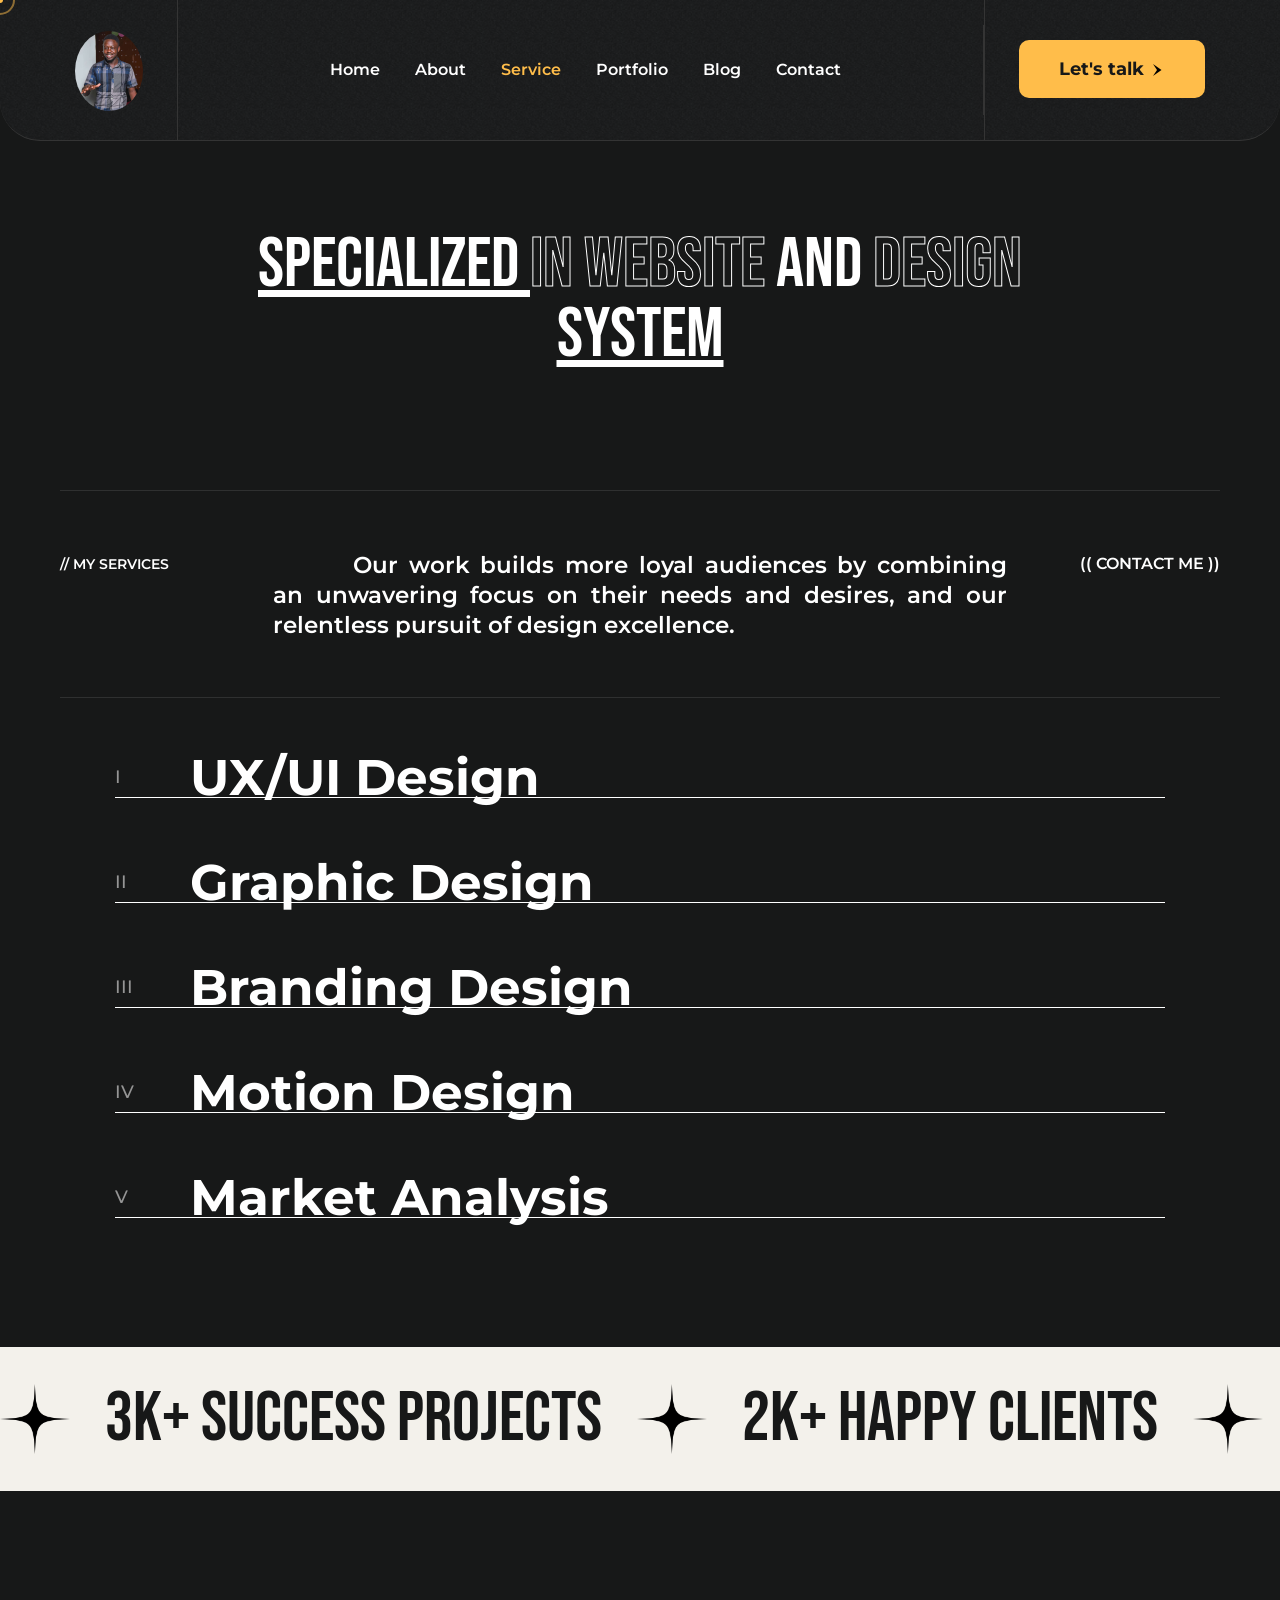
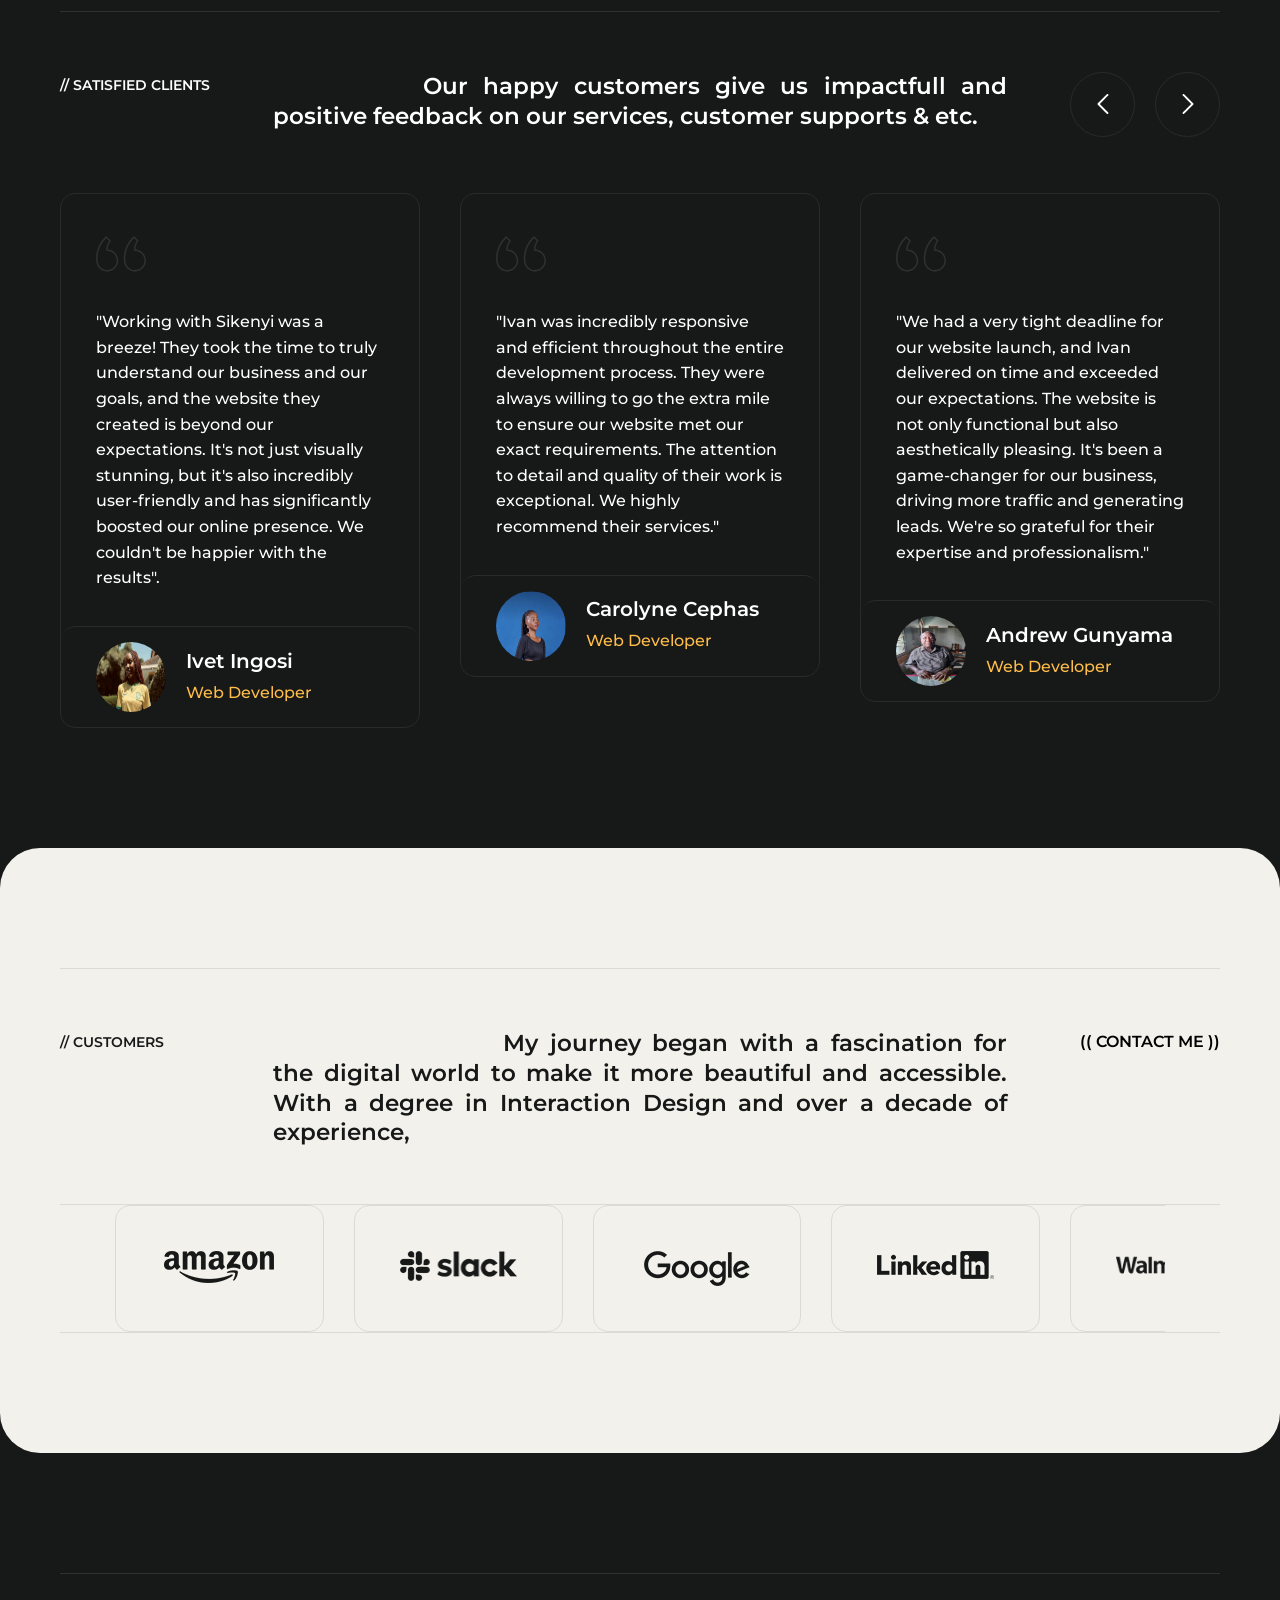
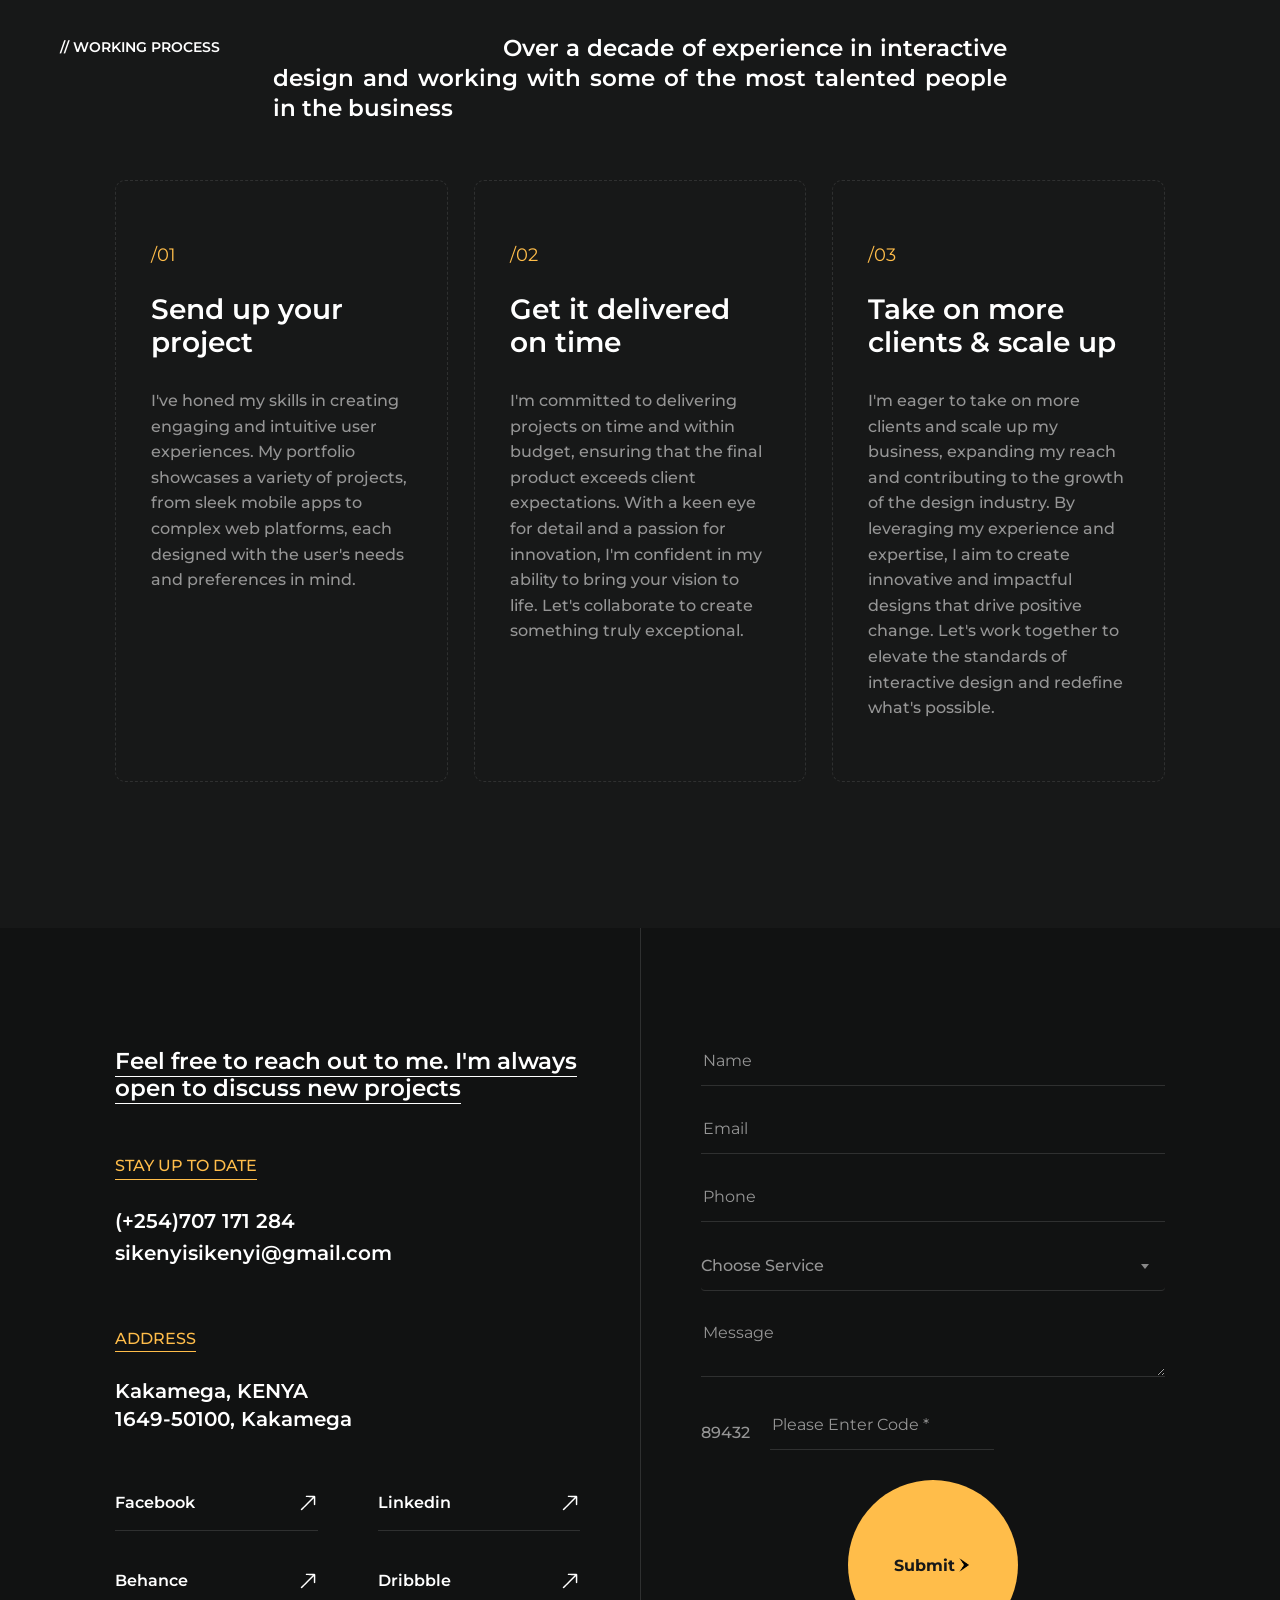
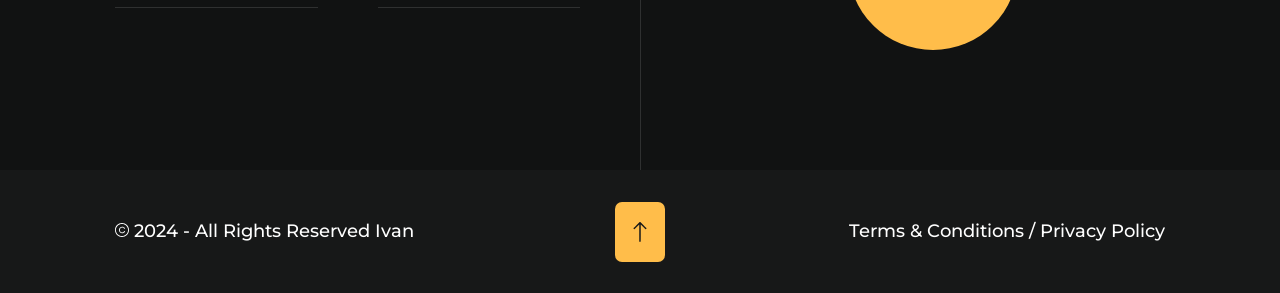
<file: service.html>
<!DOCTYPE html>
<html lang="en">
<head>
    <meta charset="UTF-8">
    <meta name="viewport" content="width=device-width, initial-scale=1.0">
    <title>Ivan | Service</title>
    <link href="https://fonts.googleapis.com/css2?family=Bebas+Neue&display=swap" rel="stylesheet">
    <link href="https://fonts.googleapis.com/css2?family=Montserrat:ital,wght@0,100;0,200;0,300;0,400;0,500;0,600;0,700;0,800;0,900;1,100;1,200;1,300;1,400;1,500;1,600;1,700;1,800;1,900&display=swap" rel="stylesheet">
    <link href="https://fonts.googleapis.com/css2?family=Cabin:ital,wght@0,400;0,500;0,600;0,700;1,400;1,500;1,600;1,700&display=swap" rel="stylesheet">
    <link href="https://fonts.googleapis.com/css2?family=Urbanist:ital,wght@0,100;0,200;0,300;0,400;0,500;0,600;0,700;0,800;0,900;1,100;1,200;1,300;1,400;1,500;1,600;1,700;1,800;1,900&display=swap" rel="stylesheet">
    <link rel="stylesheet" href="css/plugins.css">
    <link rel="stylesheet" href="css/style.css">
</head>
<body>

   <!-- Preloader -->
	<div id="preloader">
		<div class="loader_line"></div>
	</div>
	<!-- /Preloader -->

    <!-- Wrapper -->
	<div class="nicolas_sm_wrapper_all" data-magic-cursor="show"> <!-- Magic Cursor Values Are: "show" and "hide" -->

	   <!-- Mobile Menu -->
		<div class="nicolas_sa_mobile_menu">
			<div class="mobile_menu_inner">
				<div class="mobile_in">
					<div class="logo">
						<a href="#"><img src="img/logo/logo.png" alt="" /></a>
					</div>
					<div class="trigger">
						<div class="hamburger hamburger--slider">
							<div class="hamburger-box">
								<div class="hamburger-inner"></div>
							</div>
						</div>
					</div>
				</div>
			</div>
			<div class="dropdown">
				<div class="dropdown_inner">
					<ul>
						<li>
							<a href="index.html">Home</a>
						</li>
						<li>
							<a href="about.html">About</a>
						</li>
						<li>
							<a href="service.html">Service</a>
						</li>
						<li>
							<a href="portfolio.html">Portfolio</a>
						</li>
						<li>
							<a href="blog.html">Blog</a>
						</li>
						<li>
							<a href="contact.html">Contact</a>
						</li>
					</ul>
				</div>
			</div>
		</div>
		<!-- /Mobile Menu -->

		<!-- Header -->
		<div class="nicolas_sm_header">
			<div class="overlay_el">
				<div class="overlay_bg">
					<div class="overlay_img"></div>
					<div class="overlay_color"></div>
				</div>
				<div class="overlay_content">
				   <div class="logo">
						<a href="index.html"><img src="img/logo/logo.png" alt="2"></a>
					</div>
					<div class="menu">
						<ul>
							<li>
								<a href="index.html">Home</a>
							</li>
							<li>
								<a href="about.html">About</a>
							</li>
							<li>
								<a class="active" href="service.html">Service</a>
							</li>
							<li>
								<a href="portfolio.html">Portfolio</a>
							</li>
							<li>
								<a href="blog.html">Blog</a>
							</li>
							<li>
								<a href="contact.html">Contact</a>
							</li>
						</ul>
					</div>
					<div class="button">
						<a href="contact.html">Let's talk <img src="img/header/arrow.png" alt="arrow"></a>
					</div>
				</div>
			</div>
		</div>
		<!-- /Header -->

		<!-- Page_title -->
		<div class="nicolas_sm_page_title">
			<div class="container">
				<div class="page_title_in">
					<h3><span class="underline">Specialized </span><span class="stroke_text">in website </span>and <span class="stroke_text">design </span><span class="underline">system</span></h3>
				</div>
			</div>
		</div>
		<!-- /Page_title -->

		<!-- Service -->
		<div class="nicolas_sm_service servicepage">
			<div class="container">
				<div class="service_in">
					<div class="nicolas_sm_main_title">
						<div class="left">
							<span>// My services</span>
						</div>
						<div class="center">
							<p>Our work builds more loyal audiences by combining an unwavering focus on their needs and desires, and our relentless pursuit of design excellence.</p>
						</div>
						<div class="right">
							<a href="contact.html">(( Contact Me ))</a>
						</div>
					</div>
					<div class="extra_container">
						<div class="nicolas_sm_interactive_list">
							<div class="interactive_list_inner">
								<ul>
									<li>
										<div class="list_inner">
											<span class="number">I</span>
											<h3 class="title">UX/UI Design</h3>
											<a class="nicolas_sm_full_link" href="service_single.html"></a>
											<img class="interactive_image" src="img/portfolio/1.jpg" alt="1">
										</div>
									</li>
									<li>
										<div class="list_inner">
											<span class="number">II</span>
											<h3 class="title">Graphic Design</h3>
											<a class="nicolas_sm_full_link" href="service_single.html"></a>
											<img class="interactive_image" src="img/portfolio/2.jpg" alt="1">
										</div>
									</li>
									<li>
										<div class="list_inner">
											<span class="number">III</span>
											<h3 class="title">Branding Design</h3>
											<a class="nicolas_sm_full_link" href="service_single.html"></a>
											<img class="interactive_image" src="img/portfolio/3.jpg" alt="1">
										</div>
									</li>
									<li>
										<div class="list_inner">
											<span class="number">IV</span>
											<h3 class="title">Motion Design</h3>
											<a class="nicolas_sm_full_link" href="service_single.html"></a>
											<img class="interactive_image" src="img/portfolio/4.jpg" alt="1">
										</div>
									</li>
									<li>
										<div class="list_inner">
											<span class="number">V</span>
											<h3 class="title">Market Analysis</h3>
											<a class="nicolas_sm_full_link" href="service_single.html"></a>
											<img class="interactive_image" src="img/portfolio/5.jpg" alt="1">
										</div>
									</li>
								</ul>
								<div class="movingbox">
									<div class="space"></div>
								</div>
							</div>
						</div>
					</div>
				</div>
			</div>
			<div class="nicolas_sm_round">
				<div class="marquee">
					<div class="wrap">
						<img src="img/about/star.png" alt="1">
						<h3>3k+ success projects</h3>
						<img src="img/about/star.png" alt="1">
						<h3>2k+ happy clients</h3>
						<img src="img/about/star.png" alt="1">
						<h3>30+ team members</h3>
						<img src="img/about/star.png" alt="1">
						<h3>3k+ success projects</h3>
						<img src="img/about/star.png" alt="1">
						<h3>2k+ happy clients</h3>
						<img src="img/about/star.png" alt="1">
						<h3>30+ team members</h3>
					</div>
				</div>
			</div>
		</div>
		<!-- /Service -->

		<!-- Testimonials -->
		<div class="nicolas_sm_testimonials">
			<div class="container">
				<div class="nicolas_sm_main_title">
					<div class="left">
						<span>// Satisfied clients</span>
					</div>
					<div class="center">
						<p>Our happy customers give us impactfull and positive feedback on our services, customer supports &amp; etc.</p>
					</div>
					<div class="right">
						<div class="prev_next">
							<a class="prev" href="#"><img class="sm_svg" src="img/svg/arrow.svg" alt="1"></a>
							<a class="next" href="#"><img class="sm_svg" src="img/svg/arrow.svg" alt="2"></a>
						</div>
					</div>
				</div>
				<div class="testimonials_in">
					<ul class="owl-carousel">
						<li>
							<div class="list_inner">
								<div class="details">
									<img class="sm_svg" src="img/svg/quote.svg" alt="1">
									<p>"Working with Sikenyi was a breeze! They took the time to truly understand our business and our goals, and the website they created is beyond our expectations. It's not just visually stunning, but it's also incredibly user-friendly and has significantly boosted our online presence. We couldn't be happier with the results".</p>
								</div>
								<div class="info">
									<div class="image">
										<img src="img/testimonials/1.jpg" alt="1">
									</div>
									<div class="job">
										<h3>Ivet Ingosi</h3>
										<span>Web Developer</span>
									</div>
								</div>
							</div>
						</li>
						<li>
							<div class="list_inner">
								<div class="details">
									<img class="sm_svg" src="img/svg/quote.svg" alt="1">
									<p>"Ivan was incredibly responsive and efficient throughout the entire development process. They were always willing to go the extra mile to ensure our website met our exact requirements. The attention to detail and quality of their work is exceptional. We highly recommend their services."</p>
								</div>
								<div class="info">
									<div class="image">
										<img src="img/testimonials/2.jpg" alt="2">
									</div>
									<div class="job">
										<h3>Carolyne Cephas</h3>
										<span>Web Developer</span>
									</div>
								</div>
							</div>
						</li>
						<li>
							<div class="list_inner">
								<div class="details">
									<img class="sm_svg" src="img/svg/quote.svg" alt="1">
									<p>"We had a very tight deadline for our website launch, and Ivan delivered on time and exceeded our expectations. The website is not only functional but also aesthetically pleasing. It's been a game-changer for our business, driving more traffic and generating leads. We're so grateful for their expertise and professionalism."</p>
								</div>
								<div class="info">
									<div class="image">
										<img src="img/testimonials/3.jpg" alt="3">
									</div>
									<div class="job">
										<h3>Andrew Gunyama</h3>
										<span>Web Developer</span>
									</div>
								</div>
							</div>
						</li>
					</ul>
				</div>
			</div>
		</div>
		<!-- /Testimonials -->

		<!-- Partners -->
		<div class="nicolas_sm_partners">
			<div class="container">
				<div class="nicolas_sm_main_title">
					<div class="left">
						<span>// Customers</span>
					</div>
					<div class="center">
						<p>My journey began with a fascination for the digital world to make it more beautiful and accessible. With a degree in Interaction Design and over a decade of experience,</p>
					</div>
					<div class="right">
						<a href="contact.html">(( Contact me ))</a>
					</div>
				</div>
				<div class="line">
					<div class="extra_container">
						<div class="partners_in marquee">
							<div class="wrap">
								<ul>
									<li>
										<div class="list_inner">
											<img src="img/partners/amazon.png" alt="1">
										</div>
									</li>
									<li>
										<div class="list_inner">
											<img src="img/partners/slack.png" alt="2">
										</div>
									</li>
									<li>
										<div class="list_inner">
											<img src="img/partners/google.png" alt="3">
										</div>
									</li>
									<li>
										<div class="list_inner">
											<img src="img/partners/linkedin.png" alt="4">
										</div>
									</li>
									<li>
										<div class="list_inner">
											<img src="img/partners/walmart.png" alt="5">
										</div>
									</li>
									<li>
										<div class="list_inner">
											<img src="img/partners/amazon.png" alt="1">
										</div>
									</li>
									<li>
										<div class="list_inner">
											<img src="img/partners/slack.png" alt="2">
										</div>
									</li>
									<li>
										<div class="list_inner">
											<img src="img/partners/google.png" alt="3">
										</div>
									</li>
									<li>
										<div class="list_inner">
											<img src="img/partners/linkedin.png" alt="4">
										</div>
									</li>
									<li>
										<div class="list_inner">
											<img src="img/partners/walmart.png" alt="5">
										</div>
									</li>
								</ul>
							</div>
						</div>
					</div>
				</div>
			</div>
		</div>
		<!-- /Partners -->

		<!-- Process -->
		<div class="nicolas_sm_process">
			<div class="container">
				<div class="nicolas_sm_main_title">
					<div class="left">
						<span>// Working process</span>
					</div>
					<div class="center">
						<p>Over a decade of experience in interactive design and working with some of the most talented people in the business</p>
					</div>
					<div class="right">
						<span></span>
					</div>
				</div>
				<div class="extra_container">
					<div class="process_in">
						<ul>
							<li>
								<div class="list_inner">
									<span>/01</span>
									<h3><a href="#">Send up your <br>project</a></h3>
									<p> I've honed my skills in creating engaging and intuitive user experiences. My portfolio showcases a variety of projects, from sleek mobile apps to complex web platforms, each designed with the user's needs and preferences in mind.</p>
								</div>
							</li>
							<li>
								<div class="list_inner">
									<span>/02</span>
									<h3><a href="#">Get it delivered on time</a></h3>
									<p>I'm committed to delivering projects on time and within budget, ensuring that the final product exceeds client expectations. With a keen eye for detail and a passion for innovation, I'm confident in my ability to bring your vision to life. Let's collaborate to create something truly exceptional.</p>
								</div>
							</li>
							<li>
								<div class="list_inner">
									<span>/03</span>
									<h3><a href="#">Take on more clients &amp; scale up</a></h3>
									<p>I'm eager to take on more clients and scale up my business, expanding my reach and contributing to the growth of the design industry. By leveraging my experience and expertise, I aim to create innovative and impactful designs that drive positive change. Let's work together to elevate the standards of interactive design and redefine what's possible.</p>
								</div>
							</li>
						</ul>
					</div>
				</div>
			</div>
		</div>
		<!-- /Process -->

		<!-- Footer -->
		<div class="nicolas_sm_footer">
			<div class="container">
				<div class="extra_container">
					<div class="footer_in">
						<div class="left">
							<div class="title">
								<h3>Feel free to reach out to me. I'm always open to discuss new projects</h3>
							</div>
							<div class="contact">
								<ul>
									<li>
										<span>Stay up to date</span>
										<a href="#">(+254)707 171 284</a>
										<a href="#">sikenyisikenyi@gmail.com</a>
									</li>
									<li>
										<span>Address</span>
										<p>Kakamega, KENYA</p>
										<p>1649-50100, Kakamega</p>
									</li>
								</ul>
							</div>
							<div class="social_button">
								<ul>
									<li>
										<a href="#">
											<span>Facebook</span>
											<img class="sm_svg" src="img/svg/down_arrow.svg" alt="1">
										</a>
									</li>
									<li>
										<a href="#">
											<span>Linkedin</span>
											<img class="sm_svg" src="img/svg/down_arrow.svg" alt="1">
										</a>
									</li>
									<li>
										<a href="#">
											<span>Behance</span>
											<img class="sm_svg" src="img/svg/down_arrow.svg" alt="1">
										</a>
									</li>
									<li>
										<a href="#">
											<span>Dribbble</span>
											<img class="sm_svg" src="img/svg/down_arrow.svg" alt="1">
										</a>
									</li>
								</ul>
							</div>
						</div>
						<div class="right">
							<form id="contactForm">
								<div class="error_box" id="empty-form">
									<p>Please Fill Required Fields</p>
								</div>
								<div class="error_box" id="subject-alert">
									<p>Please Select Subject</p>
								</div>
								<div class="error_box" id="security-alert">
									<p>Security code does not match !</p>
								</div>
								<div class="error_box" id="email-invalid">
									<p>Please enter a valid email address. Exp. example@gmail.com</p>
								</div>
								<div class="error_box" id="phone-invalid">
									<p>Please enter a valid phone number.Exp. +998991774433</p>
								</div>
								<div class="error_box" id="error_mail">
									<p></p>
								</div>
								<div class="success_box" id="success_mail">
									<p>Your message has been sent. We will contact you as soon as possible.</p>
								</div>
								<ul>
									<li>
										<input type="text" placeholder="Name" name="contact_name" class="cf-form-control"/>
										<span></span>
									</li>
									<li>
										<input type="text" placeholder="Email" name="contact_email" class="cf-form-control" />
										<span></span>
									</li>
									<li>
										<input type="text" placeholder="Phone" name="contact_phone" class="cf-form-control"/>
										<span></span>
									</li>
									<li>
										<select name="contact_subject" class="cf-form-control my_select_two">
											<option value="Choose Services">Choose Service</option>
											<option value="Web Development">Web Development</option>
											<option value="Mobile Application">Mobile Application</option>
											<option value="UI/UX Design">UI/UX Design</option>
										</select>
									</li>
									<li id="text-area-w">
										<textarea placeholder="Message" name="contact_message" class="cf-form-control"></textarea>
									</li>
									<li id="enter_code">
										<span id="txtCaptchaSpan"></span>
										<input type="text" class="cf-form-control" name="contact_question" id="txtInput" autocomplete="off" placeholder="Please Enter Code *">
										<input type="hidden" id="txtCaptcha">
									</li>
								</ul>
								<div class="nicolas_sm_button">
									<a id="send_message" href="#">Submit <img src="img/header/arrow.png" alt="arrow"></a>
								</div>
							</form>
						</div>
					</div>
				</div>
			</div>
		</div>
		<!-- /Footer -->

		<!-- Copyright -->
		<div class="nicolas_sm_copyright">
			<div class="container">
				<div class="extra_container">
					<div class="copyright_in">
						<div class="left">
							<p><img class="sm_svg" src="img/svg/copyright.svg" alt="1"> 2024 - All Rights Reserved Ivan</p>
						</div>
						<div class="right">
							<a href="#">Terms &amp; Conditions </a><span>/ </span><a href="#">Privacy Policy</a>
						</div>
					</div>
					<div class="nicolas_sm_totop">
						<img class="sm_svg" src="img/svg/down_arrow.svg" alt="1">
						<a class="nicolas_sm_full_link" href="#"></a>
					</div>
				</div>
			</div>
		</div>
		<!-- /Copyright -->

		<!-- CURSOR -->
		<div class="mouse-cursor cursor-outer"></div>
		<div class="mouse-cursor cursor-inner"></div>
		<!-- /CURSOR -->

	</div>
    <!-- /Wrapper -->
    <script src="js/jquery.js"></script>
    <script src="js/contact.form.js"></script>
    <script src="js/plugins.js"></script>
    <script src="js/init.js"></script>
</body>
</html>
</file>
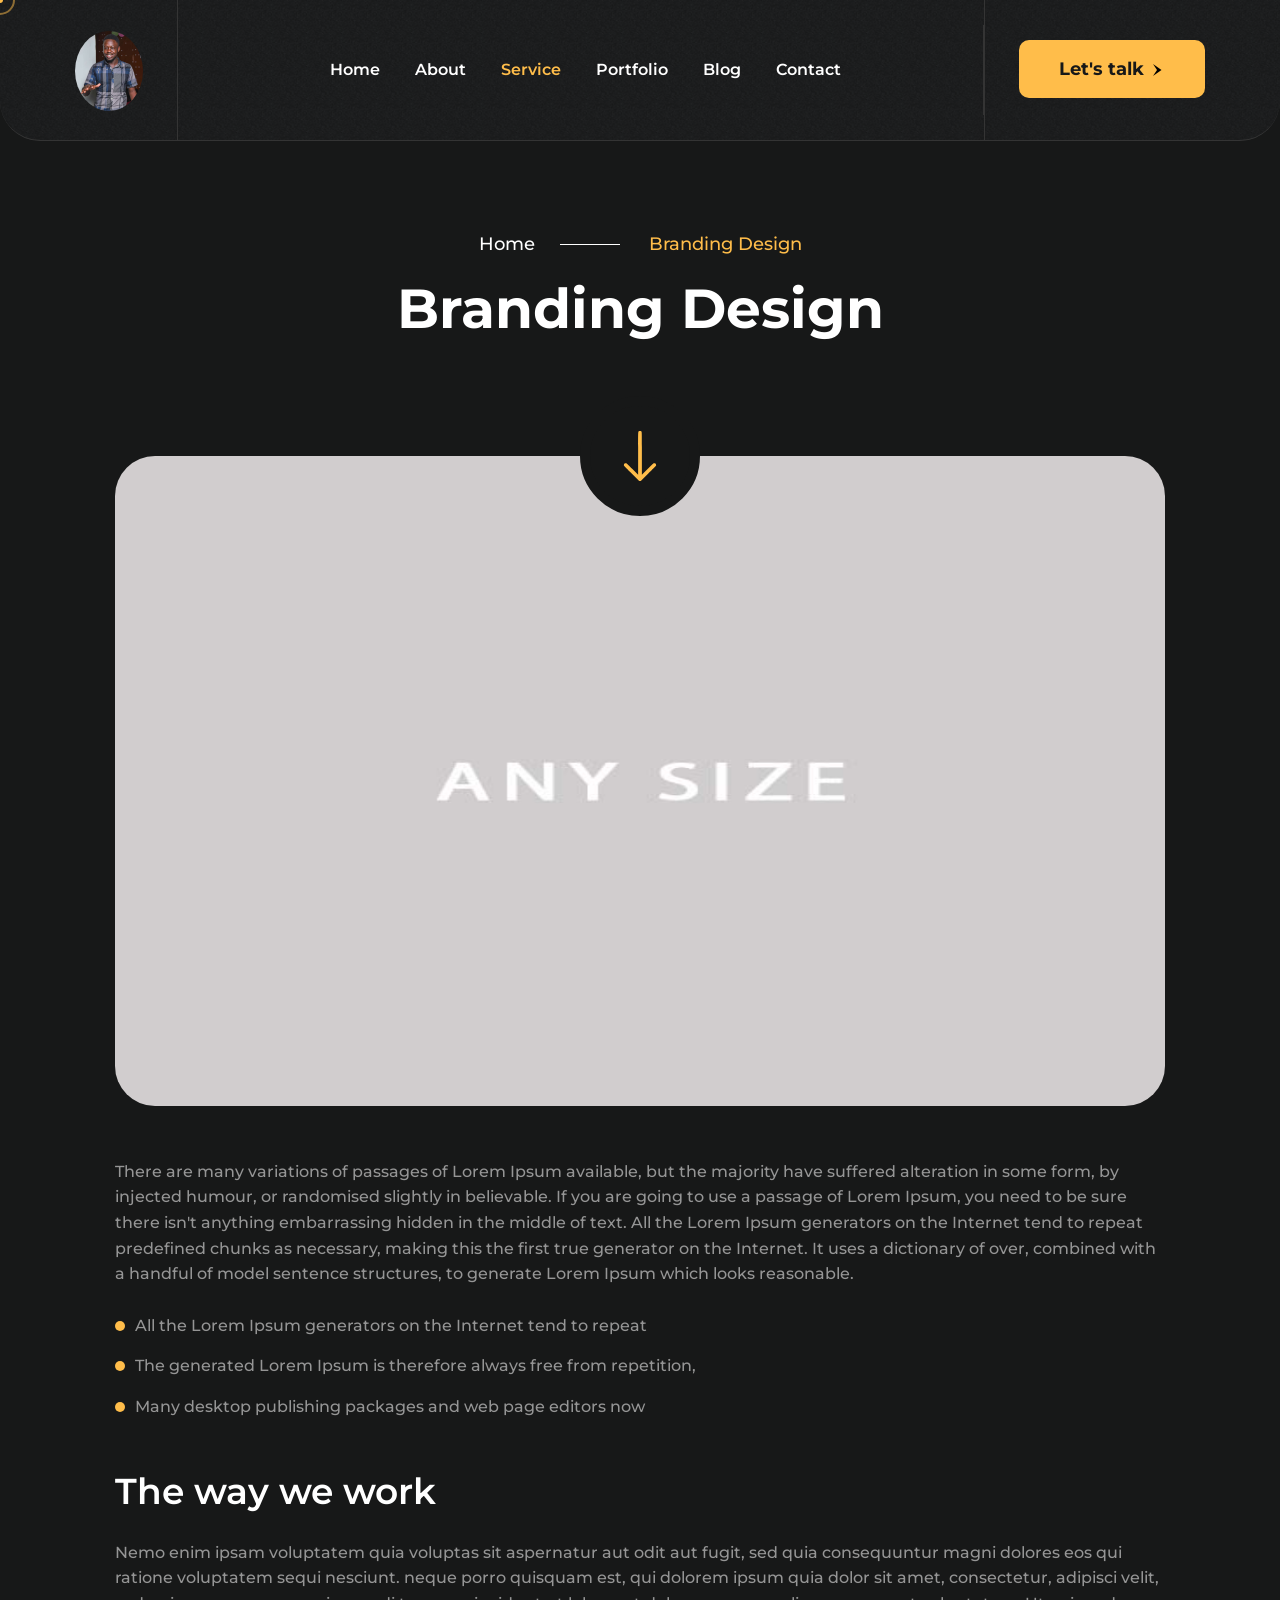
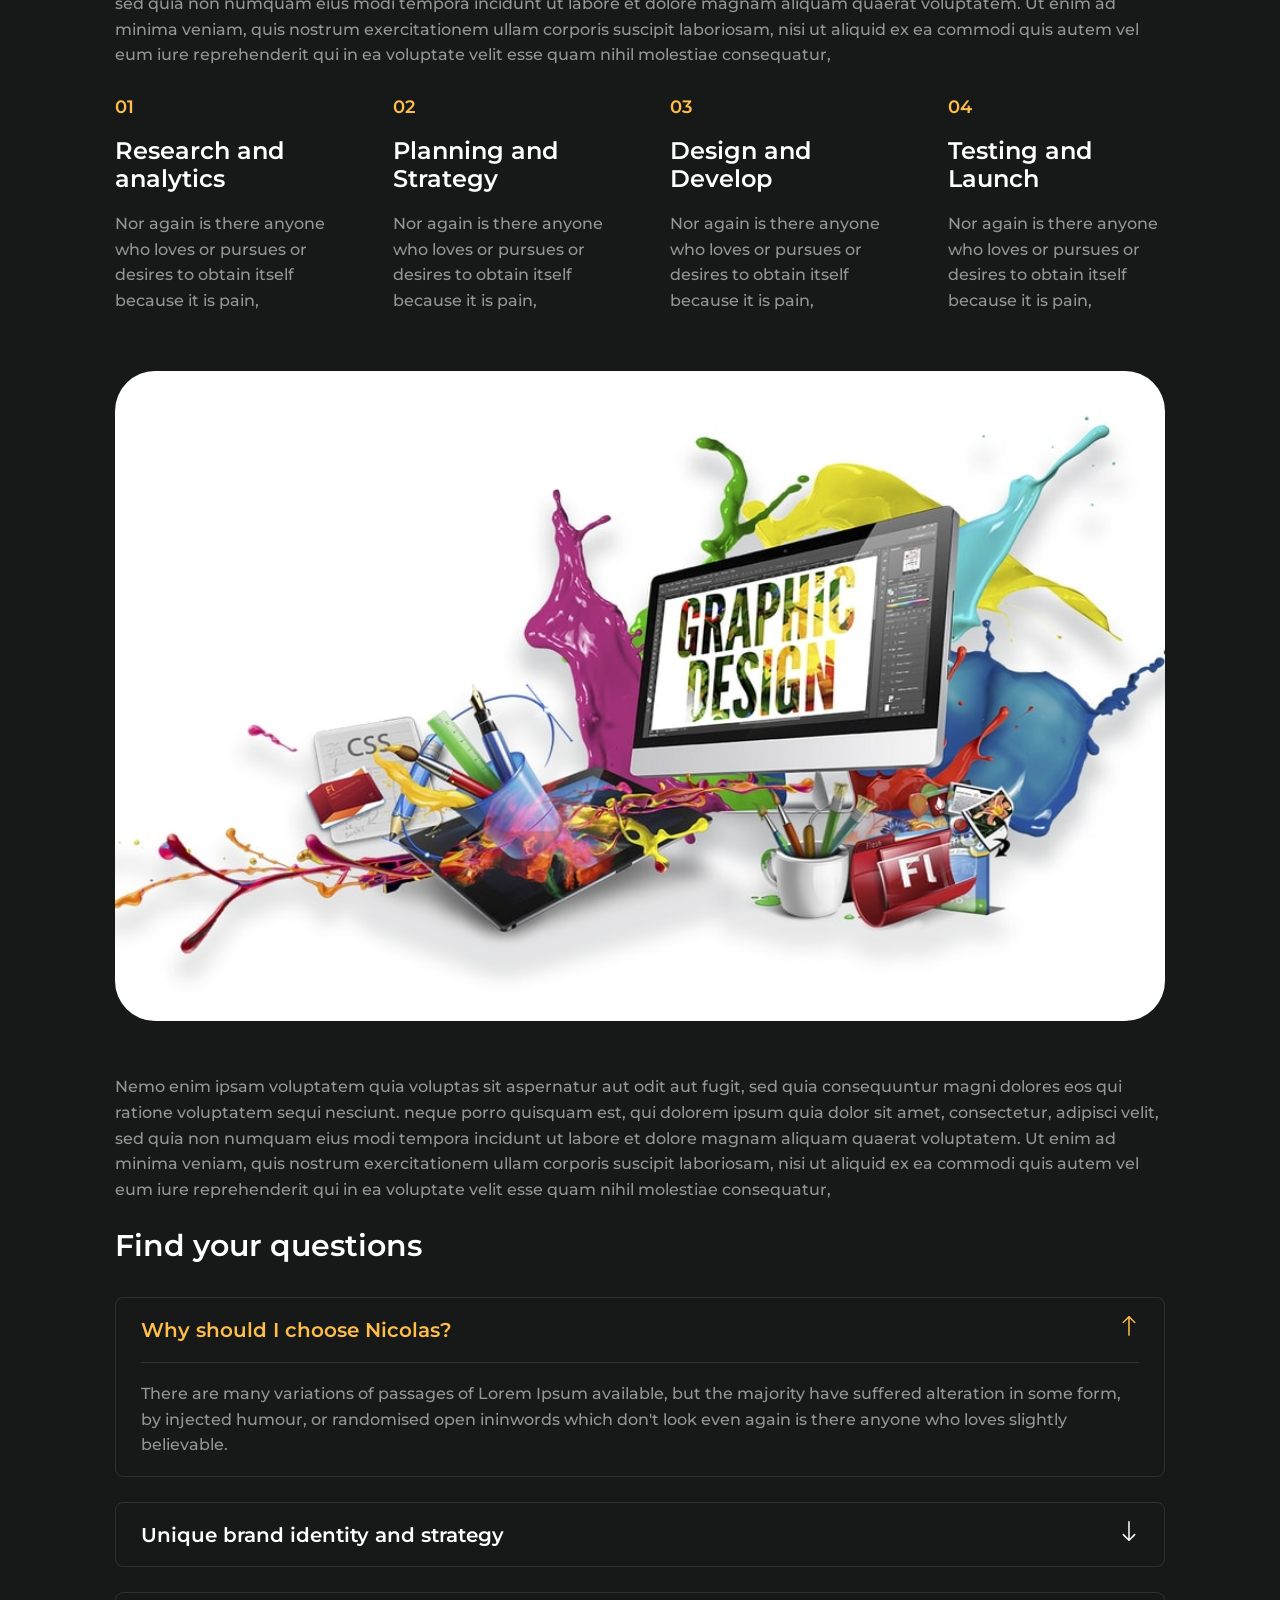
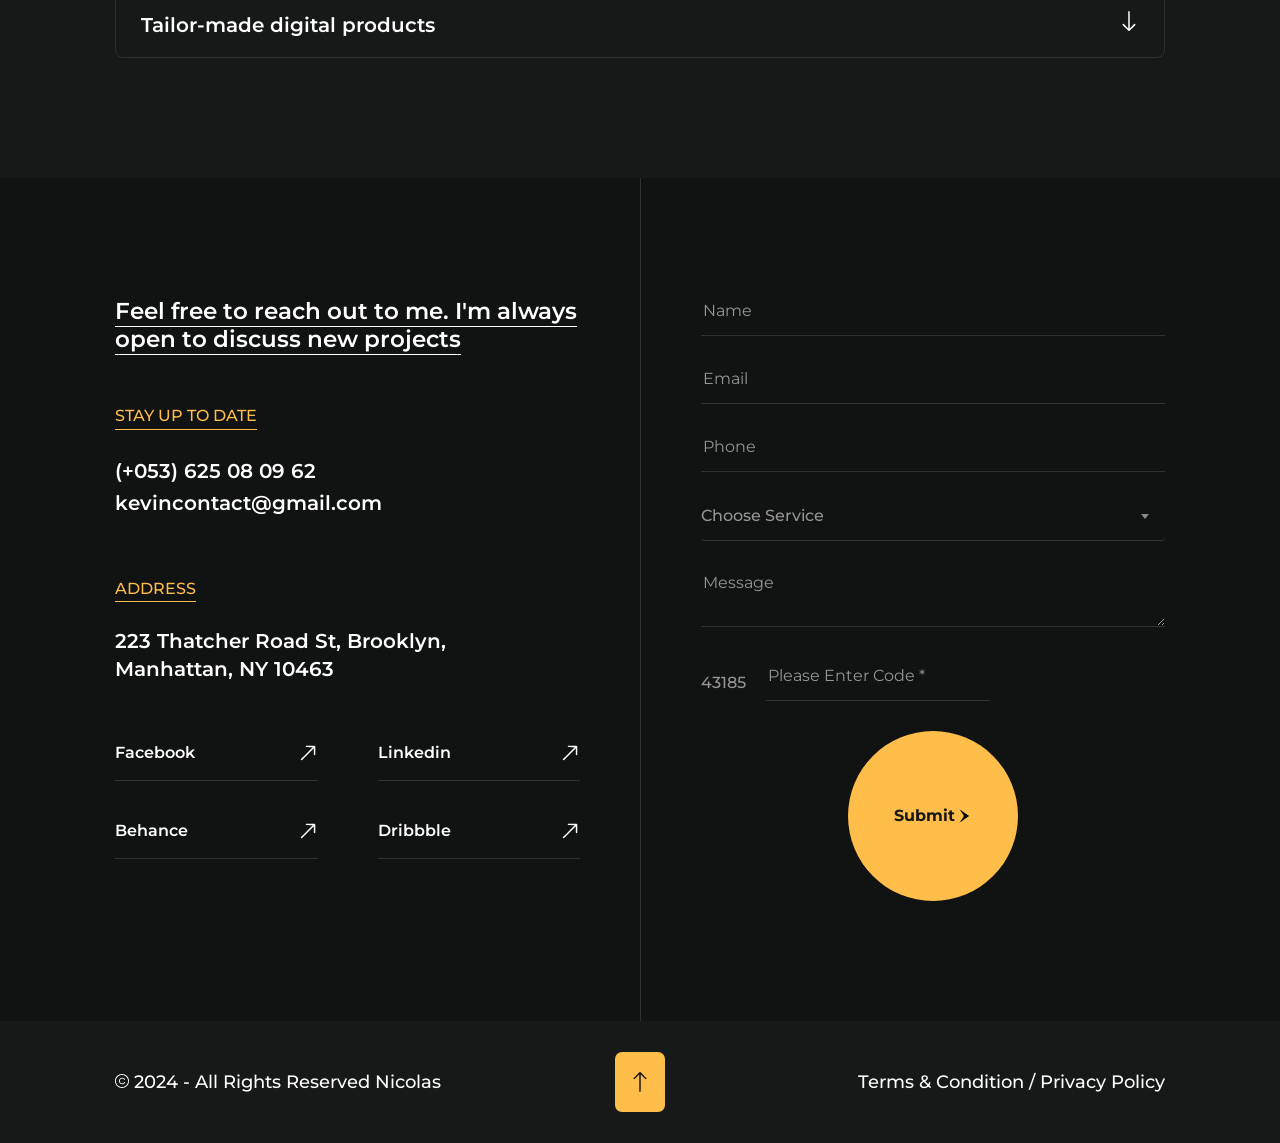
<file: service_single.html>
<!DOCTYPE html>
<html lang="en">
<head>
    <meta charset="UTF-8">
    <meta name="viewport" content="width=device-width, initial-scale=1.0">
    <title>Nicolas | Service Single</title>
    <link href="https://fonts.googleapis.com/css2?family=Bebas+Neue&display=swap" rel="stylesheet">
    <link href="https://fonts.googleapis.com/css2?family=Montserrat:ital,wght@0,100;0,200;0,300;0,400;0,500;0,600;0,700;0,800;0,900;1,100;1,200;1,300;1,400;1,500;1,600;1,700;1,800;1,900&display=swap" rel="stylesheet">
    <link href="https://fonts.googleapis.com/css2?family=Cabin:ital,wght@0,400;0,500;0,600;0,700;1,400;1,500;1,600;1,700&display=swap" rel="stylesheet">
    <link href="https://fonts.googleapis.com/css2?family=Urbanist:ital,wght@0,100;0,200;0,300;0,400;0,500;0,600;0,700;0,800;0,900;1,100;1,200;1,300;1,400;1,500;1,600;1,700;1,800;1,900&display=swap" rel="stylesheet">
    <link rel="stylesheet" href="css/plugins.css">
    <link rel="stylesheet" href="css/style.css">
</head>
<body>
   
   <!-- Preloader -->
	<div id="preloader">
		<div class="loader_line"></div>
	</div>
	<!-- /Preloader -->
   
    <!-- Wrapper -->
	<div class="nicolas_sm_wrapper_all" data-magic-cursor="show"> <!-- Magic Cursor Values Are: "show" and "hide" -->

	   <!-- Mobile Menu -->
		<div class="nicolas_sa_mobile_menu">
			<div class="mobile_menu_inner">
				<div class="mobile_in">
					<div class="logo">
						<a href="#"><img src="img/logo/logo.png" alt="" /></a>
					</div>
					<div class="trigger">
						<div class="hamburger hamburger--slider">
							<div class="hamburger-box">
								<div class="hamburger-inner"></div>
							</div>
						</div>
					</div>
				</div>
			</div>
			<div class="dropdown">
				<div class="dropdown_inner">
					<ul>
						<li>
							<a href="index.html">Home</a>
						</li>
						<li>
							<a href="about.html">About</a>
						</li>
						<li>
							<a href="service.html">Service</a>
						</li>
						<li>
							<a href="portfolio.html">Portfolio</a>
						</li>
						<li>
							<a href="blog.html">Blog</a>
						</li>
						<li>
							<a href="contact.html">Contact</a>
						</li>
					</ul>
				</div>
			</div>
		</div>
		<!-- /Mobile Menu -->

		<!-- Header -->
		<div class="nicolas_sm_header">
			<div class="overlay_el">
				<div class="overlay_bg">
					<div class="overlay_img"></div>
					<div class="overlay_color"></div>
				</div>
				<div class="overlay_content">
					<div class="logo">
						<a href="index.html"><img src="img/logo/logo.png" alt="2"></a>
					</div>
					<div class="menu">
						<ul>
							<li>
								<a href="index.html">Home</a>
							</li>
							<li>
								<a href="about.html">About</a>
							</li>
							<li>
								<a class="active" href="service.html">Service</a>
							</li>
							<li>
								<a href="portfolio.html">Portfolio</a>
							</li>
							<li>
								<a href="blog.html">Blog</a>
							</li>
							<li>
								<a href="contact.html">Contact</a>
							</li>
						</ul>
					</div>
					<div class="button">
						<a href="contact.html">Let's talk <img src="img/header/arrow.png" alt="arrow"></a>
					</div>
				</div>
			</div>
		</div>
		<!-- /Header -->

		<div class="nicolas_sm_service_details">
			<div class="nicolas_sm_page_title">
				<div class="container">
					<div class="nicolas_sm_breadcrumbs">
						<span><a href="#">Home</a></span>
						<span>Branding Design</span>
					</div>
					<div class="page_title_in">
						<h3>Branding Design</h3>
					</div>
				</div>
			</div>
			<div class="container">
				<div class="extra_container">
					<div class="service_details_in">
						<div class="image anchor">
							<a href="#text"><img class="sm_svg" src="img/svg/down_arrow.svg" alt="1"></a>
							<img src="img/portfolio/7.jpg" alt="7">
						</div>
						<div class="text" id="text">
							<p>There are many variations of passages of Lorem Ipsum available, but the majority have suffered alteration in some form, by injected humour, or randomised slightly in believable. If you are going to use a passage of Lorem Ipsum, you need to be sure there isn't anything embarrassing hidden in the middle of text. All the Lorem Ipsum generators on the Internet tend to repeat predefined chunks as necessary, making this the first true generator on the Internet. It uses a dictionary of over, combined with a handful of model sentence structures, to generate Lorem Ipsum which looks reasonable.</p>
						</div>
						<div class="list">
							<ul>
								<li>
									<div class="list_inner">
										<p>All the Lorem Ipsum generators on the Internet tend to repeat</p>
									</div>
								</li>
								<li>
									<div class="list_inner">
										<p>The generated Lorem Ipsum is therefore always free from repetition,</p>
									</div>
								</li>
								<li>
									<div class="list_inner">
										<p>Many desktop publishing packages and web page editors now</p>
									</div>
								</li>
							</ul>
						</div>
						<div class="main_text">
							<h3>The way we work</h3>
							<p>Nemo enim ipsam voluptatem quia voluptas sit aspernatur aut odit aut fugit, sed quia consequuntur magni dolores eos qui ratione voluptatem sequi nesciunt. neque porro quisquam est, qui dolorem ipsum quia dolor sit amet, consectetur, adipisci velit, sed quia non numquam eius modi tempora incidunt ut labore et dolore magnam aliquam quaerat voluptatem. Ut enim ad minima veniam, quis nostrum exercitationem ullam corporis suscipit laboriosam, nisi ut aliquid ex ea commodi  quis autem vel eum iure reprehenderit qui in ea voluptate velit esse quam nihil molestiae consequatur,</p>
						</div>
						<div class="service_list">
							<ul>
								<li>
									<div class="list_inner">
										<span>01</span>
										<h3>Research and analytics</h3>
										<p>Nor again is there anyone who loves or pursues or desires to obtain itself because it is pain,</p>
									</div>
								</li>
								<li>
									<div class="list_inner">
										<span>02</span>
										<h3>Planning and Strategy</h3>
										<p>Nor again is there anyone who loves or pursues or desires to obtain itself because it is pain,</p>
									</div>
								</li>
								<li>
									<div class="list_inner">
										<span>03</span>
										<h3>Design and Develop</h3>
										<p>Nor again is there anyone who loves or pursues or desires to obtain itself because it is pain,</p>
									</div>
								</li>
								<li>
									<div class="list_inner">
										<span>04</span>
										<h3>Testing and Launch</h3>
										<p>Nor again is there anyone who loves or pursues or desires to obtain itself because it is pain,</p>
									</div>
								</li>
							</ul>
						</div>
						<div class="image">
							<img src="img/portfolio/2.jpg" alt="2">
						</div>
						<div class="text">
							<p>Nemo enim ipsam voluptatem quia voluptas sit aspernatur aut odit aut fugit, sed quia consequuntur magni dolores eos qui ratione voluptatem sequi nesciunt. neque porro quisquam est, qui dolorem ipsum quia dolor sit amet, consectetur, adipisci velit, sed quia non numquam eius modi tempora incidunt ut labore et dolore magnam aliquam quaerat voluptatem. Ut enim ad minima veniam, quis nostrum exercitationem ullam corporis suscipit laboriosam, nisi ut aliquid ex ea commodi  quis autem vel eum iure reprehenderit qui in ea voluptate velit esse quam nihil molestiae consequatur,</p>
						</div>
					</div>
				</div>
			</div>
		</div>

		<!-- Question -->
		<div class="nicolas_sm_question">
			<div class="container">
				<div class="extra_container">
					<div class="question_in">
						<div class="main_title">
							<h3>Find your questions</h3>
						</div>
						<div class="accordion_wrap ready">
							<div class="accordion active">
								<div class="accordion_header">
									<div class="title">
										<h3>Why should I choose Nicolas?</h3>
									</div>
									<div class="arrow">
										<img class="sm_svg" src="img/svg/down_arrow.svg" alt="1">
									</div>
								</div>
								<div class="accordion_content">
									<p>There are many variations of passages of Lorem Ipsum available, but the majority have suffered alteration in some form, by injected humour, or randomised open ininwords which don't look even again is there anyone who loves slightly believable.</p>
								</div>
							</div>
							<div class="accordion">
								<div class="accordion_header">
									<div class="title">
										<h3>Unique brand identity and strategy</h3>
									</div>
									<div class="arrow">
										<img class="sm_svg" src="img/svg/down_arrow.svg" alt="1">
									</div>
								</div>
								<div class="accordion_content">
									<p>There are many variations of passages of Lorem Ipsum available, but the majority have suffered alteration in some form, by injected humour, or randomised open ininwords which don't look even again is there anyone who loves slightly believable.</p>
								</div>
							</div>
							<div class="accordion">
								<div class="accordion_header">
									<div class="title">
										<h3>Tailor-made digital products</h3>
									</div>
									<div class="arrow">
										<img class="sm_svg" src="img/svg/down_arrow.svg" alt="1">
									</div>
								</div>
								<div class="accordion_content">
									<p>There are many variations of passages of Lorem Ipsum available, but the majority have suffered alteration in some form, by injected humour, or randomised open ininwords which don't look even again is there anyone who loves slightly believable.</p>
								</div>
							</div>
						</div>
					</div>
				</div>
			</div>
		</div>
		<!-- /Question -->

		<!-- Footer -->
		<div class="nicolas_sm_footer">
			<div class="container">
				<div class="extra_container">
					<div class="footer_in">
						<div class="left">
							<div class="title">
								<h3>Feel free to reach out to me. I'm always open to discuss new projects</h3>
							</div>
							<div class="contact">
								<ul>
									<li>
										<span>Stay up to date</span>
										<a href="#">(+053) 625 08 09 62</a>
										<a href="#">kevincontact@gmail.com</a>
									</li>
									<li>
										<span>Address</span>
										<p>223 Thatcher Road St, Brooklyn,</p>
										<p>Manhattan, NY 10463</p>
									</li>
								</ul>
							</div>
							<div class="social_button">
								<ul>
									<li>
										<a href="#">
											<span>Facebook</span>
											<img class="sm_svg" src="img/svg/down_arrow.svg" alt="1">
										</a>
									</li>
									<li>
										<a href="#">
											<span>Linkedin</span>
											<img class="sm_svg" src="img/svg/down_arrow.svg" alt="1">
										</a>
									</li>
									<li>
										<a href="#">
											<span>Behance</span> 
											<img class="sm_svg" src="img/svg/down_arrow.svg" alt="1">
										</a>
									</li>
									<li>
										<a href="#">
											<span>Dribbble</span> 
											<img class="sm_svg" src="img/svg/down_arrow.svg" alt="1">
										</a>
									</li>
								</ul>
							</div>
						</div>
						<div class="right">
							<form id="contactForm">
								<div class="error_box" id="empty-form">
									<p>Please Fill Required Fields</p>
								</div>
								<div class="error_box" id="subject-alert">
									<p>Please Select Subject</p>
								</div>
								<div class="error_box" id="security-alert">
									<p>Security code does not match !</p>
								</div>
								<div class="error_box" id="email-invalid">
									<p>Please enter a valid email address. Exp. example@gmail.com</p>
								</div>
								<div class="error_box" id="phone-invalid">
									<p>Please enter a valid phone number.Exp. +998991774433</p>
								</div>
								<div class="error_box" id="error_mail">
									<p></p>
								</div>
								<div class="success_box" id="success_mail">
									<p>Your message has been sent. We will contact you as soon as possible.</p>
								</div>
								<ul>
									<li>
										<input type="text" placeholder="Name" name="contact_name" class="cf-form-control"/>
										<span></span>
									</li>
									<li>
										<input type="text" placeholder="Email" name="contact_email" class="cf-form-control" />
										<span></span>
									</li>
									<li>
										<input type="text" placeholder="Phone" name="contact_phone" class="cf-form-control"/>
										<span></span>
									</li>
									<li>
										<select name="contact_subject" class="cf-form-control my_select_two">
											<option value="Choose Services">Choose Service</option>
											<option value="Web Development">Web Development</option>
											<option value="Mobile Application">Mobile Application</option>
											<option value="UI/UX Design">UI/UX Design</option>
										</select>
									</li>
									<li id="text-area-w">
										<textarea placeholder="Message" name="contact_message" class="cf-form-control"></textarea>
									</li>
									<li id="enter_code">
										<span id="txtCaptchaSpan"></span>
										<input type="text" class="cf-form-control" name="contact_question" id="txtInput" autocomplete="off" placeholder="Please Enter Code *">
										<input type="hidden" id="txtCaptcha">
									</li>
								</ul>
								<div class="nicolas_sm_button">
									<a id="send_message" href="#">Submit <img src="img/header/arrow.png" alt="arrow"></a>                        
								</div>
							</form>
						</div>
					</div>
				</div>
			</div>
		</div>
		<!-- /Footer -->

		<!-- Copyright -->
		<div class="nicolas_sm_copyright">
			<div class="container">
				<div class="extra_container">
					<div class="copyright_in">
						<div class="left">
							<p><img class="sm_svg" src="img/svg/copyright.svg" alt="1"> 2024 - All Rights Reserved Nicolas</p>
						</div>
						<div class="right">
							<a href="#">Terms &amp; Condition </a><span>/ </span><a href="#">Privacy Policy</a>
						</div>
					</div>
					<div class="nicolas_sm_totop">
						<img class="sm_svg" src="img/svg/down_arrow.svg" alt="1">
						<a class="nicolas_sm_full_link" href="#"></a>
					</div>
				</div>
			</div>
		</div>
		<!-- /Copyright -->
		
		<!-- CURSOR -->
		<div class="mouse-cursor cursor-outer"></div>
		<div class="mouse-cursor cursor-inner"></div>
		<!-- /CURSOR -->

	</div>
    <!-- /Wrapper -->
    <script src="js/jquery.js"></script>
    <script src="js/contact.form.js"></script>
    <script src="js/plugins.js"></script>
    <script src="js/init.js"></script>
</body>
</html>
</file>
<file: css/plugins.css>
/**
 * Owl Carousel v2.3.4
 * Copyright 2013-2018 David Deutsch
 * Licensed under: SEE LICENSE IN https://github.com/OwlCarousel2/OwlCarousel2/blob/master/LICENSE
 */
 .owl-carousel,.owl-carousel .owl-item{-webkit-tap-highlight-color:transparent;position:relative}.owl-carousel{display:none;width:100%;z-index:1}.owl-carousel .owl-stage{position:relative;-ms-touch-action:pan-Y;-moz-backface-visibility:hidden}.owl-carousel .owl-stage:after{content:".";display:block;clear:both;visibility:hidden;line-height:0;height:0}.owl-carousel .owl-stage-outer{position:relative;overflow:hidden;-webkit-transform:translate3d(0,0,0)}.owl-carousel .owl-item,.owl-carousel .owl-wrapper{-webkit-backface-visibility:hidden;-moz-backface-visibility:hidden;-ms-backface-visibility:hidden;-webkit-transform:translate3d(0,0,0);-moz-transform:translate3d(0,0,0);-ms-transform:translate3d(0,0,0)}.owl-carousel .owl-item{min-height:1px;float:left;-webkit-backface-visibility:hidden;-webkit-touch-callout:none}.owl-carousel .owl-item img{width:auto}.owl-carousel .owl-dots.disabled,.owl-carousel .owl-nav.disabled{display:none}.no-js .owl-carousel,.owl-carousel.owl-loaded{display:block}.owl-carousel .owl-dot,.owl-carousel .owl-nav .owl-next,.owl-carousel .owl-nav .owl-prev{cursor:pointer;cursor:hand;-webkit-user-select:none;-khtml-user-select:none;-moz-user-select:none;-ms-user-select:none;user-select:none}.owl-carousel.owl-loading{opacity:0;display:block}.owl-carousel.owl-hidden{opacity:0}.owl-carousel.owl-refresh .owl-item{visibility:hidden}.owl-carousel.owl-drag .owl-item{-webkit-user-select:none;-moz-user-select:none;-ms-user-select:none;user-select:none}.owl-carousel.owl-grab{cursor:move;cursor:grab}.owl-carousel.owl-rtl{direction:rtl}.owl-carousel.owl-rtl .owl-item{float:right}.owl-carousel .animated{animation-duration:1s;animation-fill-mode:both}.owl-carousel .owl-animated-in{z-index:0}.owl-carousel .owl-animated-out{z-index:1}.owl-carousel .fadeOut{animation-name:fadeOut}@keyframes fadeOut{0%{opacity:1}100%{opacity:0}}.owl-height{transition:height .5s ease-in-out}.owl-carousel .owl-item .owl-lazy{opacity:0;transition:opacity .4s ease}.owl-carousel .owl-item img.owl-lazy{transform-style:preserve-3d}.owl-carousel .owl-video-wrapper{position:relative;height:100%;background:#000}.owl-carousel .owl-video-play-icon{position:absolute;height:80px;width:80px;left:50%;top:50%;margin-left:-40px;margin-top:-40px;background:url(owl.video.play.png) no-repeat;cursor:pointer;z-index:1;-webkit-backface-visibility:hidden;transition:transform .1s ease}.owl-carousel .owl-video-play-icon:hover{-ms-transform:scale(1.3,1.3);transform:scale(1.3,1.3)}.owl-carousel .owl-video-playing .owl-video-play-icon,.owl-carousel .owl-video-playing .owl-video-tn{display:none}.owl-carousel .owl-video-tn{opacity:0;height:100%;background-position:center center;background-repeat:no-repeat;background-size:contain;transition:opacity .4s ease}.owl-carousel .owl-video-frame{position:relative;z-index:1;height:100%;width:100%}


 /**
 * Owl Carousel v2.2.1
 * Copyright 2013-2017 David Deutsch
 * Licensed under  ()
 */
.owl-theme .owl-dots,.owl-theme .owl-nav{text-align:center;-webkit-tap-highlight-color:transparent}.owl-theme .owl-nav{margin-top:10px}.owl-theme .owl-nav [class*=owl-]{color:#FFF;font-size:14px;margin:5px;padding:4px 7px;background:#D6D6D6;display:inline-block;cursor:pointer;border-radius:3px}.owl-theme .owl-nav [class*=owl-]:hover{background:#869791;color:#FFF;text-decoration:none}.owl-theme .owl-nav .disabled{opacity:.5;cursor:default}.owl-theme .owl-nav.disabled+.owl-dots{margin-top:10px}.owl-theme .owl-dots .owl-dot{display:inline-block;zoom:1}.owl-theme .owl-dots .owl-dot span{width:10px;height:10px;margin:5px 7px;background:#D6D6D6;display:block;-webkit-backface-visibility:visible;transition:opacity .2s ease;border-radius:30px}.owl-theme .owl-dots .owl-dot.active span,.owl-theme .owl-dots .owl-dot:hover span{background:#869791}


/**
 * Swiper 5.3.8
 * Most modern mobile touch slider and framework with hardware accelerated transitions
 * http://swiperjs.com
 *
 * Copyright 2014-2020 Vladimir Kharlampidi
 *
 * Released under the MIT License
 *
 * Released on: April 24, 2020
 */

 @font-face{font-family:swiper-icons;src:url("data:application/font-woff;charset=utf-8;base64, [base64]//wADZ2x5ZgAAAywAAADMAAAD2MHtryVoZWFkAAABbAAAADAAAAA2E2+eoWhoZWEAAAGcAAAAHwAAACQC9gDzaG10eAAAAigAAAAZAAAArgJkABFsb2NhAAAC0AAAAFoAAABaFQAUGG1heHAAAAG8AAAAHwAAACAAcABAbmFtZQAAA/gAAAE5AAACXvFdBwlwb3N0AAAFNAAAAGIAAACE5s74hXjaY2BkYGAAYpf5Hu/j+W2+MnAzMYDAzaX6QjD6/4//Bxj5GA8AuRwMYGkAPywL13jaY2BkYGA88P8Agx4j+/8fQDYfA1AEBWgDAIB2BOoAeNpjYGRgYNBh4GdgYgABEMnIABJzYNADCQAACWgAsQB42mNgYfzCOIGBlYGB0YcxjYGBwR1Kf2WQZGhhYGBiYGVmgAFGBiQQkOaawtDAoMBQxXjg/wEGPcYDDA4wNUA2CCgwsAAAO4EL6gAAeNpj2M0gyAACqxgGNWBkZ2D4/wMA+xkDdgAAAHjaY2BgYGaAYBkGRgYQiAHyGMF8FgYHIM3DwMHABGQrMOgyWDLEM1T9/w8UBfEMgLzE////P/5//f/V/xv+r4eaAAeMbAxwIUYmIMHEgKYAYjUcsDAwsLKxc3BycfPw8jEQA/[base64]/uznmfPFBNODM2K7MTQ45YEAZqGP81AmGGcF3iPqOop0r1SPTaTbVkfUe4HXj97wYE+yNwWYxwWu4v1ugWHgo3S1XdZEVqWM7ET0cfnLGxWfkgR42o2PvWrDMBSFj/IHLaF0zKjRgdiVMwScNRAoWUoH78Y2icB/yIY09An6AH2Bdu/UB+yxopYshQiEvnvu0dURgDt8QeC8PDw7Fpji3fEA4z/PEJ6YOB5hKh4dj3EvXhxPqH/SKUY3rJ7srZ4FZnh1PMAtPhwP6fl2PMJMPDgeQ4rY8YT6Gzao0eAEA409DuggmTnFnOcSCiEiLMgxCiTI6Cq5DZUd3Qmp10vO0LaLTd2cjN4fOumlc7lUYbSQcZFkutRG7g6JKZKy0RmdLY680CDnEJ+UMkpFFe1RN7nxdVpXrC4aTtnaurOnYercZg2YVmLN/d/gczfEimrE/fs/bOuq29Zmn8tloORaXgZgGa78yO9/cnXm2BpaGvq25Dv9S4E9+5SIc9PqupJKhYFSSl47+Qcr1mYNAAAAeNptw0cKwkAAAMDZJA8Q7OUJvkLsPfZ6zFVERPy8qHh2YER+3i/BP83vIBLLySsoKimrqKqpa2hp6+jq6RsYGhmbmJqZSy0sraxtbO3sHRydnEMU4uR6yx7JJXveP7WrDycAAAAAAAH//wACeNpjYGRgYOABYhkgZgJCZgZNBkYGLQZtIJsFLMYAAAw3ALgAeNolizEKgDAQBCchRbC2sFER0YD6qVQiBCv/H9ezGI6Z5XBAw8CBK/m5iQQVauVbXLnOrMZv2oLdKFa8Pjuru2hJzGabmOSLzNMzvutpB3N42mNgZGBg4GKQYzBhYMxJLMlj4GBgAYow/P/PAJJhLM6sSoWKfWCAAwDAjgbRAAB42mNgYGBkAIIbCZo5IPrmUn0hGA0AO8EFTQAA") format("woff");font-weight:400;font-style:normal}:root{--swiper-theme-color:#007aff}.swiper-container{margin-left:auto;margin-right:auto;position:relative;overflow:hidden;list-style:none;padding:0;z-index:1}.swiper-container-vertical>.swiper-wrapper{flex-direction:column}.swiper-wrapper{position:relative;width:100%;height:100%;z-index:1;display:flex;transition-property:transform;box-sizing:content-box}.swiper-container-android .swiper-slide,.swiper-wrapper{transform:translate3d(0px,0,0)}.swiper-container-multirow>.swiper-wrapper{flex-wrap:wrap}.swiper-container-multirow-column>.swiper-wrapper{flex-wrap:wrap;flex-direction:column}.swiper-container-free-mode>.swiper-wrapper{transition-timing-function:ease-out;margin:0 auto}.swiper-slide{flex-shrink:0;width:100%;height:100%;position:relative;transition-property:transform}.swiper-slide-invisible-blank{visibility:hidden}.swiper-container-autoheight,.swiper-container-autoheight .swiper-slide{height:auto}.swiper-container-autoheight .swiper-wrapper{align-items:flex-start;transition-property:transform,height}.swiper-container-3d{perspective:1200px}.swiper-container-3d .swiper-cube-shadow,.swiper-container-3d .swiper-slide,.swiper-container-3d .swiper-slide-shadow-bottom,.swiper-container-3d .swiper-slide-shadow-left,.swiper-container-3d .swiper-slide-shadow-right,.swiper-container-3d .swiper-slide-shadow-top,.swiper-container-3d .swiper-wrapper{transform-style:preserve-3d}.swiper-container-3d .swiper-slide-shadow-bottom,.swiper-container-3d .swiper-slide-shadow-left,.swiper-container-3d .swiper-slide-shadow-right,.swiper-container-3d .swiper-slide-shadow-top{position:absolute;left:0;top:0;width:100%;height:100%;pointer-events:none;z-index:10}.swiper-container-3d .swiper-slide-shadow-left{background-image:linear-gradient(to left,rgba(0,0,0,.5),rgba(0,0,0,0))}.swiper-container-3d .swiper-slide-shadow-right{background-image:linear-gradient(to right,rgba(0,0,0,.5),rgba(0,0,0,0))}.swiper-container-3d .swiper-slide-shadow-top{background-image:linear-gradient(to top,rgba(0,0,0,.5),rgba(0,0,0,0))}.swiper-container-3d .swiper-slide-shadow-bottom{background-image:linear-gradient(to bottom,rgba(0,0,0,.5),rgba(0,0,0,0))}.swiper-container-css-mode>.swiper-wrapper{overflow:auto;scrollbar-width:none;-ms-overflow-style:none}.swiper-container-css-mode>.swiper-wrapper::-webkit-scrollbar{display:none}.swiper-container-css-mode>.swiper-wrapper>.swiper-slide{scroll-snap-align:start start}.swiper-container-horizontal.swiper-container-css-mode>.swiper-wrapper{scroll-snap-type:x mandatory}.swiper-container-vertical.swiper-container-css-mode>.swiper-wrapper{scroll-snap-type:y mandatory}:root{--swiper-navigation-size:44px}.swiper-button-next,.swiper-button-prev{position:absolute;top:50%;width:calc(var(--swiper-navigation-size)/ 44 * 27);height:var(--swiper-navigation-size);margin-top:calc(-1 * var(--swiper-navigation-size)/ 2);z-index:10;cursor:pointer;display:flex;align-items:center;justify-content:center;color:var(--swiper-navigation-color,var(--swiper-theme-color))}.swiper-button-next.swiper-button-disabled,.swiper-button-prev.swiper-button-disabled{opacity:.35;cursor:auto;pointer-events:none}.swiper-button-next:after,.swiper-button-prev:after{font-family:swiper-icons;font-size:var(--swiper-navigation-size);text-transform:none!important;letter-spacing:0;text-transform:none;font-variant:initial;line-height:1}.swiper-button-prev,.swiper-container-rtl .swiper-button-next{left:10px;right:auto}.swiper-button-prev:after,.swiper-container-rtl .swiper-button-next:after{content:'prev'}.swiper-button-next,.swiper-container-rtl .swiper-button-prev{right:10px;left:auto}.swiper-button-next:after,.swiper-container-rtl .swiper-button-prev:after{content:'next'}.swiper-button-next.swiper-button-white,.swiper-button-prev.swiper-button-white{--swiper-navigation-color:#ffffff}.swiper-button-next.swiper-button-black,.swiper-button-prev.swiper-button-black{--swiper-navigation-color:#000000}.swiper-button-lock{display:none}.swiper-pagination{position:absolute;text-align:center;transition:.3s opacity;transform:translate3d(0,0,0);z-index:10}.swiper-pagination.swiper-pagination-hidden{opacity:0}.swiper-container-horizontal>.swiper-pagination-bullets,.swiper-pagination-custom,.swiper-pagination-fraction{bottom:10px;left:0;width:100%}.swiper-pagination-bullets-dynamic{overflow:hidden;font-size:0}.swiper-pagination-bullets-dynamic .swiper-pagination-bullet{transform:scale(.33);position:relative}.swiper-pagination-bullets-dynamic .swiper-pagination-bullet-active{transform:scale(1)}.swiper-pagination-bullets-dynamic .swiper-pagination-bullet-active-main{transform:scale(1)}.swiper-pagination-bullets-dynamic .swiper-pagination-bullet-active-prev{transform:scale(.66)}.swiper-pagination-bullets-dynamic .swiper-pagination-bullet-active-prev-prev{transform:scale(.33)}.swiper-pagination-bullets-dynamic .swiper-pagination-bullet-active-next{transform:scale(.66)}.swiper-pagination-bullets-dynamic .swiper-pagination-bullet-active-next-next{transform:scale(.33)}.swiper-pagination-bullet{width:8px;height:8px;display:inline-block;border-radius:100%;background:#000;opacity:.2}button.swiper-pagination-bullet{border:none;margin:0;padding:0;box-shadow:none;-webkit-appearance:none;-moz-appearance:none;appearance:none}.swiper-pagination-clickable .swiper-pagination-bullet{cursor:pointer}.swiper-pagination-bullet-active{opacity:1;background:var(--swiper-pagination-color,var(--swiper-theme-color))}.swiper-container-vertical>.swiper-pagination-bullets{right:10px;top:50%;transform:translate3d(0px,-50%,0)}.swiper-container-vertical>.swiper-pagination-bullets .swiper-pagination-bullet{margin:6px 0;display:block}.swiper-container-vertical>.swiper-pagination-bullets.swiper-pagination-bullets-dynamic{top:50%;transform:translateY(-50%);width:8px}.swiper-container-vertical>.swiper-pagination-bullets.swiper-pagination-bullets-dynamic .swiper-pagination-bullet{display:inline-block;transition:.2s transform,.2s top}.swiper-container-horizontal>.swiper-pagination-bullets .swiper-pagination-bullet{margin:0 4px}.swiper-container-horizontal>.swiper-pagination-bullets.swiper-pagination-bullets-dynamic{left:50%;transform:translateX(-50%);white-space:nowrap}.swiper-container-horizontal>.swiper-pagination-bullets.swiper-pagination-bullets-dynamic .swiper-pagination-bullet{transition:.2s transform,.2s left}.swiper-container-horizontal.swiper-container-rtl>.swiper-pagination-bullets-dynamic .swiper-pagination-bullet{transition:.2s transform,.2s right}.swiper-pagination-progressbar{background:rgba(0,0,0,.25);position:absolute}.swiper-pagination-progressbar .swiper-pagination-progressbar-fill{background:var(--swiper-pagination-color,var(--swiper-theme-color));position:absolute;left:0;top:0;width:100%;height:100%;transform:scale(0);transform-origin:left top}.swiper-container-rtl .swiper-pagination-progressbar .swiper-pagination-progressbar-fill{transform-origin:right top}.swiper-container-horizontal>.swiper-pagination-progressbar,.swiper-container-vertical>.swiper-pagination-progressbar.swiper-pagination-progressbar-opposite{width:100%;height:4px;left:0;top:0}.swiper-container-horizontal>.swiper-pagination-progressbar.swiper-pagination-progressbar-opposite,.swiper-container-vertical>.swiper-pagination-progressbar{width:4px;height:100%;left:0;top:0}.swiper-pagination-white{--swiper-pagination-color:#ffffff}.swiper-pagination-black{--swiper-pagination-color:#000000}.swiper-pagination-lock{display:none}.swiper-scrollbar{border-radius:10px;position:relative;-ms-touch-action:none;background:rgba(0,0,0,.1)}.swiper-container-horizontal>.swiper-scrollbar{position:absolute;left:1%;bottom:3px;z-index:50;height:5px;width:98%}.swiper-container-vertical>.swiper-scrollbar{position:absolute;right:3px;top:1%;z-index:50;width:5px;height:98%}.swiper-scrollbar-drag{height:100%;width:100%;position:relative;background:rgba(0,0,0,.5);border-radius:10px;left:0;top:0}.swiper-scrollbar-cursor-drag{cursor:move}.swiper-scrollbar-lock{display:none}.swiper-zoom-container{width:100%;height:100%;display:flex;justify-content:center;align-items:center;text-align:center}.swiper-zoom-container>canvas,.swiper-zoom-container>img,.swiper-zoom-container>svg{max-width:100%;max-height:100%;object-fit:contain}.swiper-slide-zoomed{cursor:move}.swiper-lazy-preloader{width:42px;height:42px;position:absolute;left:50%;top:50%;margin-left:-21px;margin-top:-21px;z-index:10;transform-origin:50%;animation:swiper-preloader-spin 1s infinite linear;box-sizing:border-box;border:4px solid var(--swiper-preloader-color,var(--swiper-theme-color));border-radius:50%;border-top-color:transparent}.swiper-lazy-preloader-white{--swiper-preloader-color:#fff}.swiper-lazy-preloader-black{--swiper-preloader-color:#000}@keyframes swiper-preloader-spin{100%{transform:rotate(360deg)}}.swiper-container .swiper-notification{position:absolute;left:0;top:0;pointer-events:none;opacity:0;z-index:-1000}.swiper-container-fade.swiper-container-free-mode .swiper-slide{transition-timing-function:ease-out}.swiper-container-fade .swiper-slide{pointer-events:none;transition-property:opacity}.swiper-container-fade .swiper-slide .swiper-slide{pointer-events:none}.swiper-container-fade .swiper-slide-active,.swiper-container-fade .swiper-slide-active .swiper-slide-active{pointer-events:auto}.swiper-container-cube{overflow:visible}.swiper-container-cube .swiper-slide{pointer-events:none;-webkit-backface-visibility:hidden;backface-visibility:hidden;z-index:1;visibility:hidden;transform-origin:0 0;width:100%;height:100%}.swiper-container-cube .swiper-slide .swiper-slide{pointer-events:none}.swiper-container-cube.swiper-container-rtl .swiper-slide{transform-origin:100% 0}.swiper-container-cube .swiper-slide-active,.swiper-container-cube .swiper-slide-active .swiper-slide-active{pointer-events:auto}.swiper-container-cube .swiper-slide-active,.swiper-container-cube .swiper-slide-next,.swiper-container-cube .swiper-slide-next+.swiper-slide,.swiper-container-cube .swiper-slide-prev{pointer-events:auto;visibility:visible}.swiper-container-cube .swiper-slide-shadow-bottom,.swiper-container-cube .swiper-slide-shadow-left,.swiper-container-cube .swiper-slide-shadow-right,.swiper-container-cube .swiper-slide-shadow-top{z-index:0;-webkit-backface-visibility:hidden;backface-visibility:hidden}.swiper-container-cube .swiper-cube-shadow{position:absolute;left:0;bottom:0px;width:100%;height:100%;background:#000;opacity:.6;-webkit-filter:blur(50px);filter:blur(50px);z-index:0}.swiper-container-flip{overflow:visible}.swiper-container-flip .swiper-slide{pointer-events:none;-webkit-backface-visibility:hidden;backface-visibility:hidden;z-index:1}.swiper-container-flip .swiper-slide .swiper-slide{pointer-events:none}.swiper-container-flip .swiper-slide-active,.swiper-container-flip .swiper-slide-active .swiper-slide-active{pointer-events:auto}.swiper-container-flip .swiper-slide-shadow-bottom,.swiper-container-flip .swiper-slide-shadow-left,.swiper-container-flip .swiper-slide-shadow-right,.swiper-container-flip .swiper-slide-shadow-top{z-index:0;-webkit-backface-visibility:hidden;backface-visibility:hidden}


/*------------------------------------------------------------------*/ 
/*	MAGNIFIC POPUP
/*------------------------------------------------------------------*/

.mfp-bg,.mfp-wrap{position:fixed;left:0;top:0}.mfp-bg,.mfp-container,.mfp-wrap{height:100%;width:100%}.mfp-arrow:after,.mfp-arrow:before,.mfp-container:before,.mfp-figure:after{content:''}.mfp-bg{z-index:1042;overflow:hidden;background:#0b0b0b;opacity:.8}.mfp-wrap{z-index:1043;outline:0!important;-webkit-backface-visibility:hidden}.mfp-container{text-align:center;position:absolute;left:0;top:0;padding:0 8px;box-sizing:border-box}.mfp-container:before{display:inline-block;height:100%;vertical-align:middle}.mfp-align-top .mfp-container:before{display:none}.mfp-content{position:relative;display:inline-block;vertical-align:middle;margin:0 auto;text-align:left;z-index:1045}.mfp-ajax-holder .mfp-content,.mfp-inline-holder .mfp-content{width:100%;cursor:auto}.mfp-ajax-cur{cursor:progress}.mfp-zoom-out-cur,.mfp-zoom-out-cur .mfp-image-holder .mfp-close{cursor:-moz-zoom-out;cursor:-webkit-zoom-out;cursor:zoom-out}.mfp-zoom{cursor:pointer;cursor:-webkit-zoom-in;cursor:-moz-zoom-in;cursor:zoom-in}.mfp-auto-cursor .mfp-content{cursor:auto}.mfp-arrow,.mfp-close,.mfp-counter,.mfp-preloader{-webkit-user-select:none;-moz-user-select:none;user-select:none}.mfp-loading.mfp-figure{display:none}.mfp-hide{display:none!important}.mfp-preloader{color:#CCC;position:absolute;top:50%;width:auto;text-align:center;margin-top:-.8em;left:8px;right:8px;z-index:1044}.mfp-preloader a{color:#CCC}.mfp-close,.mfp-preloader a:hover{color:#FFF}.mfp-s-error .mfp-content,.mfp-s-ready .mfp-preloader{display:none}button.mfp-arrow,button.mfp-close{overflow:visible;cursor:pointer;background:0 0;border:0;-webkit-appearance:none;display:block;outline:0;padding:0;z-index:1046;box-shadow:none;touch-action:manipulation}.mfp-figure:after,.mfp-iframe-scaler iframe{box-shadow:0 0 8px rgba(0,0,0,.6);position:absolute;left:0}button::-moz-focus-inner{padding:0;border:0}.mfp-close{width:44px;height:44px;line-height:44px;position:absolute;right:0;top:0;text-decoration:none;text-align:center;opacity:.65;padding:0 0 18px 10px;font-style:normal;font-size:28px;font-family:Arial,Baskerville,monospace}.mfp-close:focus,.mfp-close:hover{opacity:1}.mfp-close:active{top:1px}.mfp-close-btn-in .mfp-close{color:#333}.mfp-iframe-holder .mfp-close,.mfp-image-holder .mfp-close{color:#FFF;right:-6px;text-align:right;padding-right:6px;width:100%}.mfp-counter{position:absolute;top:0;right:0;color:#CCC;font-size:12px;line-height:18px;white-space:nowrap}.mfp-figure,img.mfp-img{line-height:0}.mfp-arrow{position:absolute;opacity:.65;margin:-55px 0 0;top:50%;padding:0;width:90px;height:110px;-webkit-tap-highlight-color:transparent}.mfp-arrow:active{margin-top:-54px}.mfp-arrow:focus,.mfp-arrow:hover{opacity:1}.mfp-arrow:after,.mfp-arrow:before{display:block;width:0;height:0;position:absolute;left:0;top:0;margin-top:35px;margin-left:35px;border:inset transparent}.mfp-arrow:after{border-top-width:13px;border-bottom-width:13px;top:8px}.mfp-arrow:before{border-top-width:21px;border-bottom-width:21px;opacity:.7}.mfp-arrow-left{left:0}.mfp-arrow-left:after{border-right:17px solid #FFF;margin-left:31px}.mfp-arrow-left:before{margin-left:25px;border-right:27px solid #3F3F3F}.mfp-arrow-right{right:0}.mfp-arrow-right:after{border-left:17px solid #FFF;margin-left:39px}.mfp-arrow-right:before{border-left:27px solid #3F3F3F}.mfp-iframe-holder{padding-top:40px;padding-bottom:40px}.mfp-iframe-holder .mfp-content{line-height:0;width:100%;max-width:900px}.mfp-image-holder .mfp-content,img.mfp-img{max-width:100%}.mfp-iframe-holder .mfp-close{top:-40px}.mfp-iframe-scaler{width:100%;height:0;overflow:hidden;padding-top:56.25%}.mfp-iframe-scaler iframe{display:block;top:0;width:100%;height:100%;background:#000}.mfp-figure:after,img.mfp-img{width:auto;height:auto;display:block}img.mfp-img{box-sizing:border-box;padding:40px 0;margin:0 auto}.mfp-figure:after{top:40px;bottom:40px;right:0;z-index:-1;background:#444}.mfp-figure small{color:#BDBDBD;display:block;font-size:12px;line-height:14px}.mfp-figure figure{margin:0}.mfp-bottom-bar{margin-top:-36px;position:absolute;top:100%;left:0;width:100%;cursor:auto}.mfp-title{text-align:left;line-height:18px;color:#F3F3F3;word-wrap:break-word;padding-right:36px}.mfp-gallery .mfp-image-holder .mfp-figure{cursor:pointer}@media screen and (max-width:800px) and (orientation:landscape),screen and (max-height:300px){.mfp-img-mobile .mfp-image-holder{padding-left:0;padding-right:0}.mfp-img-mobile img.mfp-img{padding:0}.mfp-img-mobile .mfp-figure:after{top:0;bottom:0}.mfp-img-mobile .mfp-figure small{display:inline;margin-left:5px}.mfp-img-mobile .mfp-bottom-bar{background:rgba(0,0,0,.6);bottom:0;margin:0;top:auto;padding:3px 5px;position:fixed;box-sizing:border-box}.mfp-img-mobile .mfp-bottom-bar:empty{padding:0}.mfp-img-mobile .mfp-counter{right:5px;top:3px}.mfp-img-mobile .mfp-close{top:0;right:0;width:35px;height:35px;line-height:35px;background:rgba(0,0,0,.6);position:fixed;text-align:center;padding:0}}@media all and (max-width:900px){.mfp-arrow{-webkit-transform:scale(.75);transform:scale(.75)}.mfp-arrow-left{-webkit-transform-origin:0;transform-origin:0}.mfp-arrow-right{-webkit-transform-origin:100%;transform-origin:100%}.mfp-container{padding-left:6px;padding-right:6px}}


/*!
 * Hamburgers
 * @description Tasty CSS-animated hamburgers
 * @author Jonathan Suh @jonsuh
 * @site https://jonsuh.com/hamburgers
 * @link https://github.com/jonsuh/hamburgers

 */.hamburger{font:inherit;display:inline-block;overflow:visible;margin:0;padding:15px;cursor:pointer;transition-timing-function:linear;transition-duration:.15s;transition-property:opacity,filter;text-transform:none;color:inherit;border:0;background-color:transparent}.hamburger.is-active:hover,.hamburger:hover{opacity:1}.hamburger.is-active .hamburger-inner,.hamburger.is-active .hamburger-inner:after,.hamburger.is-active .hamburger-inner:before{background-color:#000}.hamburger-box{position:relative;display:inline-block;width:40px;height:24px}.hamburger-inner{top:50%;display:block;margin-top:-2px}.hamburger-inner,.hamburger-inner:after,.hamburger-inner:before{position:absolute;width:40px;height:4px;transition-timing-function:ease;transition-duration:.15s;transition-property:transform;border-radius:4px;background-color:#000}.hamburger-inner:after,.hamburger-inner:before{display:block;content:""}.hamburger-inner:before{top:-10px}.hamburger-inner:after{bottom:-10px}.hamburger--3dx .hamburger-box{perspective:80px}.hamburger--3dx .hamburger-inner{transition:transform .15s cubic-bezier(.645,.045,.355,1),background-color 0s cubic-bezier(.645,.045,.355,1) .1s}.hamburger--3dx .hamburger-inner:after,.hamburger--3dx .hamburger-inner:before{transition:transform 0s cubic-bezier(.645,.045,.355,1) .1s}.hamburger--3dx.is-active .hamburger-inner{transform:rotateY(180deg);background-color:transparent!important}.hamburger--3dx.is-active .hamburger-inner:before{transform:translate3d(0,10px,0) rotate(45deg)}.hamburger--3dx.is-active .hamburger-inner:after{transform:translate3d(0,-10px,0) rotate(-45deg)}.hamburger--3dx-r .hamburger-box{perspective:80px}.hamburger--3dx-r .hamburger-inner{transition:transform .15s cubic-bezier(.645,.045,.355,1),background-color 0s cubic-bezier(.645,.045,.355,1) .1s}.hamburger--3dx-r .hamburger-inner:after,.hamburger--3dx-r .hamburger-inner:before{transition:transform 0s cubic-bezier(.645,.045,.355,1) .1s}.hamburger--3dx-r.is-active .hamburger-inner{transform:rotateY(-180deg);background-color:transparent!important}.hamburger--3dx-r.is-active .hamburger-inner:before{transform:translate3d(0,10px,0) rotate(45deg)}.hamburger--3dx-r.is-active .hamburger-inner:after{transform:translate3d(0,-10px,0) rotate(-45deg)}.hamburger--3dy .hamburger-box{perspective:80px}.hamburger--3dy .hamburger-inner{transition:transform .15s cubic-bezier(.645,.045,.355,1),background-color 0s cubic-bezier(.645,.045,.355,1) .1s}.hamburger--3dy .hamburger-inner:after,.hamburger--3dy .hamburger-inner:before{transition:transform 0s cubic-bezier(.645,.045,.355,1) .1s}.hamburger--3dy.is-active .hamburger-inner{transform:rotateX(-180deg);background-color:transparent!important}.hamburger--3dy.is-active .hamburger-inner:before{transform:translate3d(0,10px,0) rotate(45deg)}.hamburger--3dy.is-active .hamburger-inner:after{transform:translate3d(0,-10px,0) rotate(-45deg)}.hamburger--3dy-r .hamburger-box{perspective:80px}.hamburger--3dy-r .hamburger-inner{transition:transform .15s cubic-bezier(.645,.045,.355,1),background-color 0s cubic-bezier(.645,.045,.355,1) .1s}.hamburger--3dy-r .hamburger-inner:after,.hamburger--3dy-r .hamburger-inner:before{transition:transform 0s cubic-bezier(.645,.045,.355,1) .1s}.hamburger--3dy-r.is-active .hamburger-inner{transform:rotateX(180deg);background-color:transparent!important}.hamburger--3dy-r.is-active .hamburger-inner:before{transform:translate3d(0,10px,0) rotate(45deg)}.hamburger--3dy-r.is-active .hamburger-inner:after{transform:translate3d(0,-10px,0) rotate(-45deg)}.hamburger--3dxy .hamburger-box{perspective:80px}.hamburger--3dxy .hamburger-inner{transition:transform .15s cubic-bezier(.645,.045,.355,1),background-color 0s cubic-bezier(.645,.045,.355,1) .1s}.hamburger--3dxy .hamburger-inner:after,.hamburger--3dxy .hamburger-inner:before{transition:transform 0s cubic-bezier(.645,.045,.355,1) .1s}.hamburger--3dxy.is-active .hamburger-inner{transform:rotateX(180deg) rotateY(180deg);background-color:transparent!important}.hamburger--3dxy.is-active .hamburger-inner:before{transform:translate3d(0,10px,0) rotate(45deg)}.hamburger--3dxy.is-active .hamburger-inner:after{transform:translate3d(0,-10px,0) rotate(-45deg)}.hamburger--3dxy-r .hamburger-box{perspective:80px}.hamburger--3dxy-r .hamburger-inner{transition:transform .15s cubic-bezier(.645,.045,.355,1),background-color 0s cubic-bezier(.645,.045,.355,1) .1s}.hamburger--3dxy-r .hamburger-inner:after,.hamburger--3dxy-r .hamburger-inner:before{transition:transform 0s cubic-bezier(.645,.045,.355,1) .1s}.hamburger--3dxy-r.is-active .hamburger-inner{transform:rotateX(180deg) rotateY(180deg) rotate(-180deg);background-color:transparent!important}.hamburger--3dxy-r.is-active .hamburger-inner:before{transform:translate3d(0,10px,0) rotate(45deg)}.hamburger--3dxy-r.is-active .hamburger-inner:after{transform:translate3d(0,-10px,0) rotate(-45deg)}.hamburger--arrow.is-active .hamburger-inner:before{transform:translate3d(-8px,0,0) rotate(-45deg) scaleX(.7)}.hamburger--arrow.is-active .hamburger-inner:after{transform:translate3d(-8px,0,0) rotate(45deg) scaleX(.7)}.hamburger--arrow-r.is-active .hamburger-inner:before{transform:translate3d(8px,0,0) rotate(45deg) scaleX(.7)}.hamburger--arrow-r.is-active .hamburger-inner:after{transform:translate3d(8px,0,0) rotate(-45deg) scaleX(.7)}.hamburger--arrowalt .hamburger-inner:before{transition:top .1s ease .1s,transform .1s cubic-bezier(.165,.84,.44,1)}.hamburger--arrowalt .hamburger-inner:after{transition:bottom .1s ease .1s,transform .1s cubic-bezier(.165,.84,.44,1)}.hamburger--arrowalt.is-active .hamburger-inner:before{top:0;transition:top .1s ease,transform .1s cubic-bezier(.895,.03,.685,.22) .1s;transform:translate3d(-8px,-10px,0) rotate(-45deg) scaleX(.7)}.hamburger--arrowalt.is-active .hamburger-inner:after{bottom:0;transition:bottom .1s ease,transform .1s cubic-bezier(.895,.03,.685,.22) .1s;transform:translate3d(-8px,10px,0) rotate(45deg) scaleX(.7)}.hamburger--arrowalt-r .hamburger-inner:before{transition:top .1s ease .1s,transform .1s cubic-bezier(.165,.84,.44,1)}.hamburger--arrowalt-r .hamburger-inner:after{transition:bottom .1s ease .1s,transform .1s cubic-bezier(.165,.84,.44,1)}.hamburger--arrowalt-r.is-active .hamburger-inner:before{top:0;transition:top .1s ease,transform .1s cubic-bezier(.895,.03,.685,.22) .1s;transform:translate3d(8px,-10px,0) rotate(45deg) scaleX(.7)}.hamburger--arrowalt-r.is-active .hamburger-inner:after{bottom:0;transition:bottom .1s ease,transform .1s cubic-bezier(.895,.03,.685,.22) .1s;transform:translate3d(8px,10px,0) rotate(-45deg) scaleX(.7)}.hamburger--arrowturn.is-active .hamburger-inner{transform:rotate(-180deg)}.hamburger--arrowturn.is-active .hamburger-inner:before{transform:translate3d(8px,0,0) rotate(45deg) scaleX(.7)}.hamburger--arrowturn.is-active .hamburger-inner:after{transform:translate3d(8px,0,0) rotate(-45deg) scaleX(.7)}.hamburger--arrowturn-r.is-active .hamburger-inner{transform:rotate(-180deg)}.hamburger--arrowturn-r.is-active .hamburger-inner:before{transform:translate3d(-8px,0,0) rotate(-45deg) scaleX(.7)}.hamburger--arrowturn-r.is-active .hamburger-inner:after{transform:translate3d(-8px,0,0) rotate(45deg) scaleX(.7)}.hamburger--boring .hamburger-inner,.hamburger--boring .hamburger-inner:after,.hamburger--boring .hamburger-inner:before{transition-property:none}.hamburger--boring.is-active .hamburger-inner{transform:rotate(45deg)}.hamburger--boring.is-active .hamburger-inner:before{top:0;opacity:0}.hamburger--boring.is-active .hamburger-inner:after{bottom:0;transform:rotate(-90deg)}.hamburger--collapse .hamburger-inner{top:auto;bottom:0;transition-delay:.13s;transition-timing-function:cubic-bezier(.55,.055,.675,.19);transition-duration:.13s}.hamburger--collapse .hamburger-inner:after{top:-20px;transition:top .2s cubic-bezier(.33333,.66667,.66667,1) .2s,opacity .1s linear}.hamburger--collapse .hamburger-inner:before{transition:top .12s cubic-bezier(.33333,.66667,.66667,1) .2s,transform .13s cubic-bezier(.55,.055,.675,.19)}.hamburger--collapse.is-active .hamburger-inner{transition-delay:.22s;transition-timing-function:cubic-bezier(.215,.61,.355,1);transform:translate3d(0,-10px,0) rotate(-45deg)}.hamburger--collapse.is-active .hamburger-inner:after{top:0;transition:top .2s cubic-bezier(.33333,0,.66667,.33333),opacity .1s linear .22s;opacity:0}.hamburger--collapse.is-active .hamburger-inner:before{top:0;transition:top .1s cubic-bezier(.33333,0,.66667,.33333) .16s,transform .13s cubic-bezier(.215,.61,.355,1) .25s;transform:rotate(-90deg)}.hamburger--collapse-r .hamburger-inner{top:auto;bottom:0;transition-delay:.13s;transition-timing-function:cubic-bezier(.55,.055,.675,.19);transition-duration:.13s}.hamburger--collapse-r .hamburger-inner:after{top:-20px;transition:top .2s cubic-bezier(.33333,.66667,.66667,1) .2s,opacity .1s linear}.hamburger--collapse-r .hamburger-inner:before{transition:top .12s cubic-bezier(.33333,.66667,.66667,1) .2s,transform .13s cubic-bezier(.55,.055,.675,.19)}.hamburger--collapse-r.is-active .hamburger-inner{transition-delay:.22s;transition-timing-function:cubic-bezier(.215,.61,.355,1);transform:translate3d(0,-10px,0) rotate(45deg)}.hamburger--collapse-r.is-active .hamburger-inner:after{top:0;transition:top .2s cubic-bezier(.33333,0,.66667,.33333),opacity .1s linear .22s;opacity:0}.hamburger--collapse-r.is-active .hamburger-inner:before{top:0;transition:top .1s cubic-bezier(.33333,0,.66667,.33333) .16s,transform .13s cubic-bezier(.215,.61,.355,1) .25s;transform:rotate(90deg)}.hamburger--elastic .hamburger-inner{top:2px;transition-timing-function:cubic-bezier(.68,-.55,.265,1.55);transition-duration:.275s}.hamburger--elastic .hamburger-inner:before{top:10px;transition:opacity .125s ease .275s}.hamburger--elastic .hamburger-inner:after{top:20px;transition:transform .275s cubic-bezier(.68,-.55,.265,1.55)}.hamburger--elastic.is-active .hamburger-inner{transition-delay:75ms;transform:translate3d(0,10px,0) rotate(135deg)}.hamburger--elastic.is-active .hamburger-inner:before{transition-delay:0s;opacity:0}.hamburger--elastic.is-active .hamburger-inner:after{transition-delay:75ms;transform:translate3d(0,-20px,0) rotate(-270deg)}.hamburger--elastic-r .hamburger-inner{top:2px;transition-timing-function:cubic-bezier(.68,-.55,.265,1.55);transition-duration:.275s}.hamburger--elastic-r .hamburger-inner:before{top:10px;transition:opacity .125s ease .275s}.hamburger--elastic-r .hamburger-inner:after{top:20px;transition:transform .275s cubic-bezier(.68,-.55,.265,1.55)}.hamburger--elastic-r.is-active .hamburger-inner{transition-delay:75ms;transform:translate3d(0,10px,0) rotate(-135deg)}.hamburger--elastic-r.is-active .hamburger-inner:before{transition-delay:0s;opacity:0}.hamburger--elastic-r.is-active .hamburger-inner:after{transition-delay:75ms;transform:translate3d(0,-20px,0) rotate(270deg)}.hamburger--emphatic{overflow:hidden}.hamburger--emphatic .hamburger-inner{transition:background-color .125s ease-in .175s}.hamburger--emphatic .hamburger-inner:before{left:0;transition:transform .125s cubic-bezier(.6,.04,.98,.335),top .05s linear .125s,left .125s ease-in .175s}.hamburger--emphatic .hamburger-inner:after{top:10px;right:0;transition:transform .125s cubic-bezier(.6,.04,.98,.335),top .05s linear .125s,right .125s ease-in .175s}.hamburger--emphatic.is-active .hamburger-inner{transition-delay:0s;transition-timing-function:ease-out;background-color:transparent!important}.hamburger--emphatic.is-active .hamburger-inner:before{top:-80px;left:-80px;transition:left .125s ease-out,top .05s linear .125s,transform .125s cubic-bezier(.075,.82,.165,1) .175s;transform:translate3d(80px,80px,0) rotate(45deg)}.hamburger--emphatic.is-active .hamburger-inner:after{top:-80px;right:-80px;transition:right .125s ease-out,top .05s linear .125s,transform .125s cubic-bezier(.075,.82,.165,1) .175s;transform:translate3d(-80px,80px,0) rotate(-45deg)}.hamburger--emphatic-r{overflow:hidden}.hamburger--emphatic-r .hamburger-inner{transition:background-color .125s ease-in .175s}.hamburger--emphatic-r .hamburger-inner:before{left:0;transition:transform .125s cubic-bezier(.6,.04,.98,.335),top .05s linear .125s,left .125s ease-in .175s}.hamburger--emphatic-r .hamburger-inner:after{top:10px;right:0;transition:transform .125s cubic-bezier(.6,.04,.98,.335),top .05s linear .125s,right .125s ease-in .175s}.hamburger--emphatic-r.is-active .hamburger-inner{transition-delay:0s;transition-timing-function:ease-out;background-color:transparent!important}.hamburger--emphatic-r.is-active .hamburger-inner:before{top:80px;left:-80px;transition:left .125s ease-out,top .05s linear .125s,transform .125s cubic-bezier(.075,.82,.165,1) .175s;transform:translate3d(80px,-80px,0) rotate(-45deg)}.hamburger--emphatic-r.is-active .hamburger-inner:after{top:80px;right:-80px;transition:right .125s ease-out,top .05s linear .125s,transform .125s cubic-bezier(.075,.82,.165,1) .175s;transform:translate3d(-80px,-80px,0) rotate(45deg)}.hamburger--minus .hamburger-inner:after,.hamburger--minus .hamburger-inner:before{transition:bottom .08s ease-out 0s,top .08s ease-out 0s,opacity 0s linear}.hamburger--minus.is-active .hamburger-inner:after,.hamburger--minus.is-active .hamburger-inner:before{transition:bottom .08s ease-out,top .08s ease-out,opacity 0s linear .08s;opacity:0}.hamburger--minus.is-active .hamburger-inner:before{top:0}.hamburger--minus.is-active .hamburger-inner:after{bottom:0}.hamburger--slider .hamburger-inner{top:2px}.hamburger--slider .hamburger-inner:before{top:10px;transition-timing-function:ease;transition-duration:.15s;transition-property:transform,opacity}.hamburger--slider .hamburger-inner:after{top:20px}.hamburger--slider.is-active .hamburger-inner{transform:translate3d(0,10px,0) rotate(45deg)}.hamburger--slider.is-active .hamburger-inner:before{transform:rotate(-45deg) translate3d(-5.71429px,-6px,0);opacity:0}.hamburger--slider.is-active .hamburger-inner:after{transform:translate3d(0,-20px,0) rotate(-90deg)}.hamburger--slider-r .hamburger-inner{top:2px}.hamburger--slider-r .hamburger-inner:before{top:10px;transition-timing-function:ease;transition-duration:.15s;transition-property:transform,opacity}.hamburger--slider-r .hamburger-inner:after{top:20px}.hamburger--slider-r.is-active .hamburger-inner{transform:translate3d(0,10px,0) rotate(-45deg)}.hamburger--slider-r.is-active .hamburger-inner:before{transform:rotate(45deg) translate3d(5.71429px,-6px,0);opacity:0}.hamburger--slider-r.is-active .hamburger-inner:after{transform:translate3d(0,-20px,0) rotate(90deg)}.hamburger--spin .hamburger-inner{transition-timing-function:cubic-bezier(.55,.055,.675,.19);transition-duration:.22s}.hamburger--spin .hamburger-inner:before{transition:top .1s ease-in .25s,opacity .1s ease-in}.hamburger--spin .hamburger-inner:after{transition:bottom .1s ease-in .25s,transform .22s cubic-bezier(.55,.055,.675,.19)}.hamburger--spin.is-active .hamburger-inner{transition-delay:.12s;transition-timing-function:cubic-bezier(.215,.61,.355,1);transform:rotate(225deg)}.hamburger--spin.is-active .hamburger-inner:before{top:0;transition:top .1s ease-out,opacity .1s ease-out .12s;opacity:0}.hamburger--spin.is-active .hamburger-inner:after{bottom:0;transition:bottom .1s ease-out,transform .22s cubic-bezier(.215,.61,.355,1) .12s;transform:rotate(-90deg)}.hamburger--spin-r .hamburger-inner{transition-timing-function:cubic-bezier(.55,.055,.675,.19);transition-duration:.22s}.hamburger--spin-r .hamburger-inner:before{transition:top .1s ease-in .25s,opacity .1s ease-in}.hamburger--spin-r .hamburger-inner:after{transition:bottom .1s ease-in .25s,transform .22s cubic-bezier(.55,.055,.675,.19)}.hamburger--spin-r.is-active .hamburger-inner{transition-delay:.12s;transition-timing-function:cubic-bezier(.215,.61,.355,1);transform:rotate(-225deg)}.hamburger--spin-r.is-active .hamburger-inner:before{top:0;transition:top .1s ease-out,opacity .1s ease-out .12s;opacity:0}.hamburger--spin-r.is-active .hamburger-inner:after{bottom:0;transition:bottom .1s ease-out,transform .22s cubic-bezier(.215,.61,.355,1) .12s;transform:rotate(90deg)}.hamburger--spring .hamburger-inner{top:2px;transition:background-color 0s linear .13s}.hamburger--spring .hamburger-inner:before{top:10px;transition:top .1s cubic-bezier(.33333,.66667,.66667,1) .2s,transform .13s cubic-bezier(.55,.055,.675,.19)}.hamburger--spring .hamburger-inner:after{top:20px;transition:top .2s cubic-bezier(.33333,.66667,.66667,1) .2s,transform .13s cubic-bezier(.55,.055,.675,.19)}.hamburger--spring.is-active .hamburger-inner{transition-delay:.22s;background-color:transparent!important}.hamburger--spring.is-active .hamburger-inner:before{top:0;transition:top .1s cubic-bezier(.33333,0,.66667,.33333) .15s,transform .13s cubic-bezier(.215,.61,.355,1) .22s;transform:translate3d(0,10px,0) rotate(45deg)}.hamburger--spring.is-active .hamburger-inner:after{top:0;transition:top .2s cubic-bezier(.33333,0,.66667,.33333),transform .13s cubic-bezier(.215,.61,.355,1) .22s;transform:translate3d(0,10px,0) rotate(-45deg)}.hamburger--spring-r .hamburger-inner{top:auto;bottom:0;transition-delay:0s;transition-timing-function:cubic-bezier(.55,.055,.675,.19);transition-duration:.13s}.hamburger--spring-r .hamburger-inner:after{top:-20px;transition:top .2s cubic-bezier(.33333,.66667,.66667,1) .2s,opacity 0s linear}.hamburger--spring-r .hamburger-inner:before{transition:top .1s cubic-bezier(.33333,.66667,.66667,1) .2s,transform .13s cubic-bezier(.55,.055,.675,.19)}.hamburger--spring-r.is-active .hamburger-inner{transition-delay:.22s;transition-timing-function:cubic-bezier(.215,.61,.355,1);transform:translate3d(0,-10px,0) rotate(-45deg)}.hamburger--spring-r.is-active .hamburger-inner:after{top:0;transition:top .2s cubic-bezier(.33333,0,.66667,.33333),opacity 0s linear .22s;opacity:0}.hamburger--spring-r.is-active .hamburger-inner:before{top:0;transition:top .1s cubic-bezier(.33333,0,.66667,.33333) .15s,transform .13s cubic-bezier(.215,.61,.355,1) .22s;transform:rotate(90deg)}.hamburger--stand .hamburger-inner{transition:transform 75ms cubic-bezier(.55,.055,.675,.19) .15s,background-color 0s linear 75ms}.hamburger--stand .hamburger-inner:before{transition:top 75ms ease-in 75ms,transform 75ms cubic-bezier(.55,.055,.675,.19) 0s}.hamburger--stand .hamburger-inner:after{transition:bottom 75ms ease-in 75ms,transform 75ms cubic-bezier(.55,.055,.675,.19) 0s}.hamburger--stand.is-active .hamburger-inner{transition:transform 75ms cubic-bezier(.215,.61,.355,1) 0s,background-color 0s linear .15s;transform:rotate(90deg);background-color:transparent!important}.hamburger--stand.is-active .hamburger-inner:before{top:0;transition:top 75ms ease-out .1s,transform 75ms cubic-bezier(.215,.61,.355,1) .15s;transform:rotate(-45deg)}.hamburger--stand.is-active .hamburger-inner:after{bottom:0;transition:bottom 75ms ease-out .1s,transform 75ms cubic-bezier(.215,.61,.355,1) .15s;transform:rotate(45deg)}.hamburger--stand-r .hamburger-inner{transition:transform 75ms cubic-bezier(.55,.055,.675,.19) .15s,background-color 0s linear 75ms}.hamburger--stand-r .hamburger-inner:before{transition:top 75ms ease-in 75ms,transform 75ms cubic-bezier(.55,.055,.675,.19) 0s}.hamburger--stand-r .hamburger-inner:after{transition:bottom 75ms ease-in 75ms,transform 75ms cubic-bezier(.55,.055,.675,.19) 0s}.hamburger--stand-r.is-active .hamburger-inner{transition:transform 75ms cubic-bezier(.215,.61,.355,1) 0s,background-color 0s linear .15s;transform:rotate(-90deg);background-color:transparent!important}.hamburger--stand-r.is-active .hamburger-inner:before{top:0;transition:top 75ms ease-out .1s,transform 75ms cubic-bezier(.215,.61,.355,1) .15s;transform:rotate(-45deg)}.hamburger--stand-r.is-active .hamburger-inner:after{bottom:0;transition:bottom 75ms ease-out .1s,transform 75ms cubic-bezier(.215,.61,.355,1) .15s;transform:rotate(45deg)}.hamburger--squeeze .hamburger-inner{transition-timing-function:cubic-bezier(.55,.055,.675,.19);transition-duration:75ms}.hamburger--squeeze .hamburger-inner:before{transition:top 75ms ease .12s,opacity 75ms ease}.hamburger--squeeze .hamburger-inner:after{transition:bottom 75ms ease .12s,transform 75ms cubic-bezier(.55,.055,.675,.19)}.hamburger--squeeze.is-active .hamburger-inner{transition-delay:.12s;transition-timing-function:cubic-bezier(.215,.61,.355,1);transform:rotate(45deg)}.hamburger--squeeze.is-active .hamburger-inner:before{top:0;transition:top 75ms ease,opacity 75ms ease .12s;opacity:0}.hamburger--squeeze.is-active .hamburger-inner:after{bottom:0;transition:bottom 75ms ease,transform 75ms cubic-bezier(.215,.61,.355,1) .12s;transform:rotate(-90deg)}.hamburger--vortex .hamburger-inner{transition-timing-function:cubic-bezier(.19,1,.22,1);transition-duration:.2s}.hamburger--vortex .hamburger-inner:after,.hamburger--vortex .hamburger-inner:before{transition-delay:.1s;transition-timing-function:linear;transition-duration:0s}.hamburger--vortex .hamburger-inner:before{transition-property:top,opacity}.hamburger--vortex .hamburger-inner:after{transition-property:bottom,transform}.hamburger--vortex.is-active .hamburger-inner{transition-timing-function:cubic-bezier(.19,1,.22,1);transform:rotate(765deg)}.hamburger--vortex.is-active .hamburger-inner:after,.hamburger--vortex.is-active .hamburger-inner:before{transition-delay:0s}.hamburger--vortex.is-active .hamburger-inner:before{top:0;opacity:0}.hamburger--vortex.is-active .hamburger-inner:after{bottom:0;transform:rotate(90deg)}.hamburger--vortex-r .hamburger-inner{transition-timing-function:cubic-bezier(.19,1,.22,1);transition-duration:.2s}.hamburger--vortex-r .hamburger-inner:after,.hamburger--vortex-r .hamburger-inner:before{transition-delay:.1s;transition-timing-function:linear;transition-duration:0s}.hamburger--vortex-r .hamburger-inner:before{transition-property:top,opacity}.hamburger--vortex-r .hamburger-inner:after{transition-property:bottom,transform}.hamburger--vortex-r.is-active .hamburger-inner{transition-timing-function:cubic-bezier(.19,1,.22,1);transform:rotate(-765deg)}.hamburger--vortex-r.is-active .hamburger-inner:after,.hamburger--vortex-r.is-active .hamburger-inner:before{transition-delay:0s}.hamburger--vortex-r.is-active .hamburger-inner:before{top:0;opacity:0}.hamburger--vortex-r.is-active .hamburger-inner:after{bottom:0;transform:rotate(-90deg)}


/* SELECT 2 */

.select2-container{box-sizing:border-box;display:inline-block;margin:0;position:relative;vertical-align:middle}.select2-container .select2-selection--single{box-sizing:border-box;cursor:pointer;display:block;height:28px;user-select:none;-webkit-user-select:none}.select2-container .select2-selection--single .select2-selection__rendered{display:block;padding-left:8px;padding-right:20px;overflow:hidden;text-overflow:ellipsis;white-space:nowrap}.select2-container .select2-selection--single .select2-selection__clear{background-color:transparent;border:none;font-size:1em}.select2-container[dir="rtl"] .select2-selection--single .select2-selection__rendered{padding-right:8px;padding-left:20px}.select2-container .select2-selection--multiple{box-sizing:border-box;cursor:pointer;display:block;min-height:32px;user-select:none;-webkit-user-select:none}.select2-container .select2-selection--multiple .select2-selection__rendered{display:inline;list-style:none;padding:0}.select2-container .select2-selection--multiple .select2-selection__clear{background-color:transparent;border:none;font-size:1em}.select2-container .select2-search--inline .select2-search__field{box-sizing:border-box;border:none;font-size:100%;margin-top:5px;margin-left:5px;padding:0;max-width:100%;resize:none;height:18px;vertical-align:bottom;font-family:sans-serif;overflow:hidden;word-break:keep-all}.select2-container .select2-search--inline .select2-search__field::-webkit-search-cancel-button{-webkit-appearance:none}.select2-dropdown{background-color:white;border:1px solid #aaa;border-radius:4px;box-sizing:border-box;display:block;position:absolute;left:-100000px;width:100%;z-index:1051}.select2-results{display:block}.select2-results__options{list-style:none;margin:0;padding:0}.select2-results__option{padding:6px;user-select:none;-webkit-user-select:none}.select2-results__option--selectable{cursor:pointer}.select2-container--open .select2-dropdown{left:0}.select2-container--open .select2-dropdown--above{border-bottom:none;border-bottom-left-radius:0;border-bottom-right-radius:0}.select2-container--open .select2-dropdown--below{border-top:none;border-top-left-radius:0;border-top-right-radius:0}.select2-search--dropdown{display:block;padding:4px}.select2-search--dropdown .select2-search__field{padding:4px;width:100%;box-sizing:border-box}.select2-search--dropdown .select2-search__field::-webkit-search-cancel-button{-webkit-appearance:none}.select2-search--dropdown.select2-search--hide{display:none}.select2-close-mask{border:0;margin:0;padding:0;display:block;position:fixed;left:0;top:0;min-height:100%;min-width:100%;height:auto;width:auto;opacity:0;z-index:99;background-color:#fff;filter:alpha(opacity=0)}.select2-hidden-accessible{border:0 !important;clip:rect(0 0 0 0) !important;-webkit-clip-path:inset(50%) !important;clip-path:inset(50%) !important;height:1px !important;overflow:hidden !important;padding:0 !important;position:absolute !important;width:1px !important;white-space:nowrap !important}.select2-container--default .select2-selection--single{background-color:#fff;border:1px solid #aaa;border-radius:4px}.select2-container--default .select2-selection--single .select2-selection__rendered{color:#444;line-height:28px}.select2-container--default .select2-selection--single .select2-selection__clear{cursor:pointer;float:right;font-weight:bold;height:26px;margin-right:20px;padding-right:0px}.select2-container--default .select2-selection--single .select2-selection__placeholder{color:#999}.select2-container--default .select2-selection--single .select2-selection__arrow{height:26px;position:absolute;top:1px;right:1px;width:20px}.select2-container--default .select2-selection--single .select2-selection__arrow b{border-color:#888 transparent transparent transparent;border-style:solid;border-width:5px 4px 0 4px;height:0;left:50%;margin-left:-4px;margin-top:-2px;position:absolute;top:50%;width:0}.select2-container--default[dir="rtl"] .select2-selection--single .select2-selection__clear{float:left}.select2-container--default[dir="rtl"] .select2-selection--single .select2-selection__arrow{left:1px;right:auto}.select2-container--default.select2-container--disabled .select2-selection--single{background-color:#eee;cursor:default}.select2-container--default.select2-container--disabled .select2-selection--single .select2-selection__clear{display:none}.select2-container--default.select2-container--open .select2-selection--single .select2-selection__arrow b{border-color:transparent transparent #888 transparent;border-width:0 4px 5px 4px}.select2-container--default .select2-selection--multiple{background-color:white;border:1px solid #aaa;border-radius:4px;cursor:text;padding-bottom:5px;padding-right:5px;position:relative}.select2-container--default .select2-selection--multiple.select2-selection--clearable{padding-right:25px}.select2-container--default .select2-selection--multiple .select2-selection__clear{cursor:pointer;font-weight:bold;height:20px;margin-right:10px;margin-top:5px;position:absolute;right:0;padding:1px}.select2-container--default .select2-selection--multiple .select2-selection__choice{background-color:#e4e4e4;border:1px solid #aaa;border-radius:4px;box-sizing:border-box;display:inline-block;margin-left:5px;margin-top:5px;padding:0;padding-left:20px;position:relative;max-width:100%;overflow:hidden;text-overflow:ellipsis;vertical-align:bottom;white-space:nowrap}.select2-container--default .select2-selection--multiple .select2-selection__choice__display{cursor:default;padding-left:2px;padding-right:5px}.select2-container--default .select2-selection--multiple .select2-selection__choice__remove{background-color:transparent;border:none;border-right:1px solid #aaa;border-top-left-radius:4px;border-bottom-left-radius:4px;color:#999;cursor:pointer;font-size:1em;font-weight:bold;padding:0 4px;position:absolute;left:0;top:0}.select2-container--default .select2-selection--multiple .select2-selection__choice__remove:hover,.select2-container--default .select2-selection--multiple .select2-selection__choice__remove:focus{background-color:#f1f1f1;color:#333;outline:none}.select2-container--default[dir="rtl"] .select2-selection--multiple .select2-selection__choice{margin-left:5px;margin-right:auto}.select2-container--default[dir="rtl"] .select2-selection--multiple .select2-selection__choice__display{padding-left:5px;padding-right:2px}.select2-container--default[dir="rtl"] .select2-selection--multiple .select2-selection__choice__remove{border-left:1px solid #aaa;border-right:none;border-top-left-radius:0;border-bottom-left-radius:0;border-top-right-radius:4px;border-bottom-right-radius:4px}.select2-container--default[dir="rtl"] .select2-selection--multiple .select2-selection__clear{float:left;margin-left:10px;margin-right:auto}.select2-container--default.select2-container--focus .select2-selection--multiple{border:solid black 1px;outline:0}.select2-container--default.select2-container--disabled .select2-selection--multiple{background-color:#eee;cursor:default}.select2-container--default.select2-container--disabled .select2-selection__choice__remove{display:none}.select2-container--default.select2-container--open.select2-container--above .select2-selection--single,.select2-container--default.select2-container--open.select2-container--above .select2-selection--multiple{border-top-left-radius:0;border-top-right-radius:0}.select2-container--default.select2-container--open.select2-container--below .select2-selection--single,.select2-container--default.select2-container--open.select2-container--below .select2-selection--multiple{border-bottom-left-radius:0;border-bottom-right-radius:0}.select2-container--default .select2-search--dropdown .select2-search__field{border:1px solid #aaa}.select2-container--default .select2-search--inline .select2-search__field{background:transparent;border:none;outline:0;box-shadow:none;-webkit-appearance:textfield}.select2-container--default .select2-results>.select2-results__options{max-height:200px;overflow-y:auto}.select2-container--default .select2-results__option .select2-results__option{padding-left:1em}.select2-container--default .select2-results__option .select2-results__option .select2-results__group{padding-left:0}.select2-container--default .select2-results__option .select2-results__option .select2-results__option{margin-left:-1em;padding-left:2em}.select2-container--default .select2-results__option .select2-results__option .select2-results__option .select2-results__option{margin-left:-2em;padding-left:3em}.select2-container--default .select2-results__option .select2-results__option .select2-results__option .select2-results__option .select2-results__option{margin-left:-3em;padding-left:4em}.select2-container--default .select2-results__option .select2-results__option .select2-results__option .select2-results__option .select2-results__option .select2-results__option{margin-left:-4em;padding-left:5em}.select2-container--default .select2-results__option .select2-results__option .select2-results__option .select2-results__option .select2-results__option .select2-results__option .select2-results__option{margin-left:-5em;padding-left:6em}.select2-container--default .select2-results__option--group{padding:0}.select2-container--default .select2-results__option--disabled{color:#999}.select2-container--default .select2-results__option--selected{background-color:#ddd}.select2-container--default .select2-results__option--highlighted.select2-results__option--selectable{background-color:#5897fb;color:white}.select2-container--default .select2-results__group{cursor:default;display:block;padding:6px}.select2-container--classic .select2-selection--single{background-color:#f7f7f7;border:1px solid #aaa;border-radius:4px;outline:0;background-image:-webkit-linear-gradient(top, #fff 50%, #eee 100%);background-image:-o-linear-gradient(top, #fff 50%, #eee 100%);background-image:linear-gradient(to bottom, #fff 50%, #eee 100%);background-repeat:repeat-x;filter:progid:DXImageTransform.Microsoft.gradient(startColorstr='#FFFFFFFF', endColorstr='#FFEEEEEE', GradientType=0)}.select2-container--classic .select2-selection--single:focus{border:1px solid #5897fb}.select2-container--classic .select2-selection--single .select2-selection__rendered{color:#444;line-height:28px}.select2-container--classic .select2-selection--single .select2-selection__clear{cursor:pointer;float:right;font-weight:bold;height:26px;margin-right:20px}.select2-container--classic .select2-selection--single .select2-selection__placeholder{color:#999}.select2-container--classic .select2-selection--single .select2-selection__arrow{background-color:#ddd;border:none;border-left:1px solid #aaa;border-top-right-radius:4px;border-bottom-right-radius:4px;height:26px;position:absolute;top:1px;right:1px;width:20px;background-image:-webkit-linear-gradient(top, #eee 50%, #ccc 100%);background-image:-o-linear-gradient(top, #eee 50%, #ccc 100%);background-image:linear-gradient(to bottom, #eee 50%, #ccc 100%);background-repeat:repeat-x;filter:progid:DXImageTransform.Microsoft.gradient(startColorstr='#FFEEEEEE', endColorstr='#FFCCCCCC', GradientType=0)}.select2-container--classic .select2-selection--single .select2-selection__arrow b{border-color:#888 transparent transparent transparent;border-style:solid;border-width:5px 4px 0 4px;height:0;left:50%;margin-left:-4px;margin-top:-2px;position:absolute;top:50%;width:0}.select2-container--classic[dir="rtl"] .select2-selection--single .select2-selection__clear{float:left}.select2-container--classic[dir="rtl"] .select2-selection--single .select2-selection__arrow{border:none;border-right:1px solid #aaa;border-radius:0;border-top-left-radius:4px;border-bottom-left-radius:4px;left:1px;right:auto}.select2-container--classic.select2-container--open .select2-selection--single{border:1px solid #5897fb}.select2-container--classic.select2-container--open .select2-selection--single .select2-selection__arrow{background:transparent;border:none}.select2-container--classic.select2-container--open .select2-selection--single .select2-selection__arrow b{border-color:transparent transparent #888 transparent;border-width:0 4px 5px 4px}.select2-container--classic.select2-container--open.select2-container--above .select2-selection--single{border-top:none;border-top-left-radius:0;border-top-right-radius:0;background-image:-webkit-linear-gradient(top, #fff 0%, #eee 50%);background-image:-o-linear-gradient(top, #fff 0%, #eee 50%);background-image:linear-gradient(to bottom, #fff 0%, #eee 50%);background-repeat:repeat-x;filter:progid:DXImageTransform.Microsoft.gradient(startColorstr='#FFFFFFFF', endColorstr='#FFEEEEEE', GradientType=0)}.select2-container--classic.select2-container--open.select2-container--below .select2-selection--single{border-bottom:none;border-bottom-left-radius:0;border-bottom-right-radius:0;background-image:-webkit-linear-gradient(top, #eee 50%, #fff 100%);background-image:-o-linear-gradient(top, #eee 50%, #fff 100%);background-image:linear-gradient(to bottom, #eee 50%, #fff 100%);background-repeat:repeat-x;filter:progid:DXImageTransform.Microsoft.gradient(startColorstr='#FFEEEEEE', endColorstr='#FFFFFFFF', GradientType=0)}.select2-container--classic .select2-selection--multiple{background-color:white;border:1px solid #aaa;border-radius:4px;cursor:text;outline:0;padding-bottom:5px;padding-right:5px}.select2-container--classic .select2-selection--multiple:focus{border:1px solid #5897fb}.select2-container--classic .select2-selection--multiple .select2-selection__clear{display:none}.select2-container--classic .select2-selection--multiple .select2-selection__choice{background-color:#e4e4e4;border:1px solid #aaa;border-radius:4px;display:inline-block;margin-left:5px;margin-top:5px;padding:0}.select2-container--classic .select2-selection--multiple .select2-selection__choice__display{cursor:default;padding-left:2px;padding-right:5px}.select2-container--classic .select2-selection--multiple .select2-selection__choice__remove{background-color:transparent;border:none;border-top-left-radius:4px;border-bottom-left-radius:4px;color:#888;cursor:pointer;font-size:1em;font-weight:bold;padding:0 4px}.select2-container--classic .select2-selection--multiple .select2-selection__choice__remove:hover{color:#555;outline:none}.select2-container--classic[dir="rtl"] .select2-selection--multiple .select2-selection__choice{margin-left:5px;margin-right:auto}.select2-container--classic[dir="rtl"] .select2-selection--multiple .select2-selection__choice__display{padding-left:5px;padding-right:2px}.select2-container--classic[dir="rtl"] .select2-selection--multiple .select2-selection__choice__remove{border-top-left-radius:0;border-bottom-left-radius:0;border-top-right-radius:4px;border-bottom-right-radius:4px}.select2-container--classic.select2-container--open .select2-selection--multiple{border:1px solid #5897fb}.select2-container--classic.select2-container--open.select2-container--above .select2-selection--multiple{border-top:none;border-top-left-radius:0;border-top-right-radius:0}.select2-container--classic.select2-container--open.select2-container--below .select2-selection--multiple{border-bottom:none;border-bottom-left-radius:0;border-bottom-right-radius:0}.select2-container--classic .select2-search--dropdown .select2-search__field{border:1px solid #aaa;outline:0}.select2-container--classic .select2-search--inline .select2-search__field{outline:0;box-shadow:none}.select2-container--classic .select2-dropdown{background-color:#fff;border:1px solid transparent}.select2-container--classic .select2-dropdown--above{border-bottom:none}.select2-container--classic .select2-dropdown--below{border-top:none}.select2-container--classic .select2-results>.select2-results__options{max-height:200px;overflow-y:auto}.select2-container--classic .select2-results__option--group{padding:0}.select2-container--classic .select2-results__option--disabled{color:grey}.select2-container--classic .select2-results__option--highlighted.select2-results__option--selectable{background-color:#3875d7;color:#fff}.select2-container--classic .select2-results__group{cursor:default;display:block;padding:6px}.select2-container--classic.select2-container--open .select2-dropdown{border-color:#5897fb}
</file>
<file: css/style.css>
@charset "utf-8";

/*
/*	Copyright (c) 2024 Marketify
/*	Author: Marketify
/*	This file is made for CURRENT TEMPLATE

01)	NICOLAS BASE
02) NICOLAS MOBILE MENU
03) NICOLAS HEADER
04) NICOLAS HERO
05) NICOLAS ABOUT
06) NICOLAS SERVICE
07) NICOLAS PORTFOLIO
08) NICOLAS TESTIMONIALS
09) NICOLAS PARTNERS
10) NICOLAS PRICING
11) NICOLAS BLOG
12) NICOLAS FOOTER
13) NICOLAS ADDITIONAL ELEMENTS
14) NICOLAS RESPONSIVE

/*---------------------------------------------------*/
/*	01) NICOLAS BASE
/*---------------------------------------------------*/

*,
*::after,
*::before{
    box-sizing: border-box;
}
html, body{
    overflow-x: hidden;
    margin: 0;
    padding: 0;
}
body{
    color: #959595;
    font-family: 'Montserrat';
    font-size: 16px;
    letter-spacing: 0px;
    background-color: #171818;
    word-wrap: break-word;
    line-height: 1.6;
    font-weight: 500;
}
p{
    margin: 0;
}
ul{
    list-style-type: none;
    margin: 0;
    padding: 0;
}
li{
    margin: 0;
    padding: 0;
}
h1,h2,h3,h4,h5,h6{
    color: #fff;
    font-family: 'Montserrat';
    font-weight: 600;
    line-height: 1.2;
    margin: 0;
    padding: 0;
}
h1{font-size: 45px;}
h2{font-size: 36px;}
h3{font-size: 30px;}
h4{font-size: 24px;}
h5{font-size: 20px;}
h6{font-size: 16px;}
.clearfix::after,
.clearfix::before{
    content: '';
    clear: both;
    display: table;
}
::-webkit-input-placeholder { /* WebKit, Blink, Edge */
    color: #959595;
 }
 :-moz-placeholder { /* Mozilla Firefox 4 to 18 */
    color: #959595;
    opacity:  1;
 }
 ::-moz-placeholder { /* Mozilla Firefox 19+ */
    color: #959595;
    opacity:  1;
 }
 :-ms-input-placeholder { /* Internet Explorer 10-11 */
    color: #959595;
 }
 ::-ms-input-placeholder { /* Microsoft Edge */
    color: #959595;
 }
 ::placeholder { /* Most modern browsers support this now. */
    color: #959595;
 }
.container{
    width: 100%;
    max-width: 1660px;
    margin: 0 auto;
    padding: 0 20px;
}
.extra_container{
    width: 100%;
    max-width: 1320px;
    margin: 0 auto;
    position: relative;
}
img{
    max-width: 100%;
    height: auto;
    vertical-align: middle;
}
.sm_svg{
    width: 20px;
    height: 20px;
    fill: currentColor;
}

#preloader{
    position: fixed;
    left: 0;
    top: 0;
    height: 100vh;
    width: 100%;
    z-index: 99999;
    display: flex;
}
#preloader:before,
#preloader:after{
    content: '';
    position: absolute;
    left: 0;
    top: 0;
    width: 50%;
    height: 100%;
    z-index: -1;
    background-color: #000;
    -webkit-transition: all 0.3s ease 0s;
    -o-transition: all 0.3s ease 0s;
    transition: all 0.3s ease 0s;
}
#preloader:after{
    left: auto;
    right: 0;
}
#preloader .loader_line{
    margin: auto;
    width: 1px;
    height: 250px;
    position: relative;
    overflow: hidden;
    -webkit-transition: all 0.8s ease 0s;
    -o-transition: all 0.8s ease 0s;
    transition: all 0.8s ease 0s;
}
.loader_line:before{
    content: '';
    position: absolute;
    left: 0;
    top: 50%;
    width: 1px;
    height: 0%;
    -webkit-transform: translateY(-50%);
    -ms-transform: translateY(-50%);
    -o-transform: translateY(-50%);
    transform: translateY(-50%);
    background-color: #fff;
    -webkit-animation: lineheight 1000ms ease-in-out 0s forwards;
    -o-animation: lineheight 1000ms ease-in-out 0s forwards;
    animation: lineheight 1000ms ease-in-out 0s forwards;
}
.loader_line:after{
    content: '';
    position: absolute;
    left: 0;
    top: 0;
    width: 1px;
    height: 100%;
    background-color: #999999;
    -webkit-transform: translateY(-100%);
    -ms-transform: translateY(-100%);
    -o-transform: translateY(-100%);
    transform: translateY(-100%);
    -webkit-animation: lineround 1200ms linear 0s infinite;
    -o-animation: lineround 1200ms linear 0s infinite;
    animation: lineround 1200ms linear 0s infinite;
    animation-delay: 2000ms;
}

@keyframes lineheight{
    0%{
        height: 0%;
    }
    100%{
        height: 100%;
    }
}

@keyframes lineround{
    0%{
        -webkit-transform: translateY(-100%);
        -ms-transform: translateY(-100%);
        -o-transform: translateY(-100%);
        transform: translateY(-100%);
    }
    100%{
        -webkit-transform: translateY(200%);
        -ms-transform: translateY(200%);
        -o-transform: translateY(200%);
        transform: translateY(200%);
    }
}

/*hiding all*/
.preloaded .loader_line:after{
    opacity: 0;
}
.preloaded  .loader_line{
    opacity: 0;
    height: 100%!important;
}
.preloaded:before,
.preloaded:after{
    -webkit-animation: preloadedzero 300ms ease-in-out 500ms forwards;
    -o-animation: preloadedzero 300ms ease-in-out 500ms forwards;
    animation: preloadedzero 300ms ease-in-out 500ms forwards;
}
@keyframes preloadedzero{
    0%{
        width: 50%;
    }
    100%{
        width: 0%;
    }
}

.overlay_el,
.overlay_content{
    position: relative;
}
.overlay_bg,
.overlay_img,
.overlay_color{
    position: absolute;
    top: 0;
    right: 0;
    bottom: 0;
    left: 0;
}
.overlay_img{
    background-position: center;
    background-repeat: no-repeat;
    background-size: cover;
}
.overlay_bg,
.overlay_img{
    z-index: 1;
}
.overlay_color,
.overlay_content{
    z-index: 2;
}
.nicolas_sm_full_link{
    position: absolute;
    top: 0;
    left: 0;
    right: 0;
    bottom: 0;
    z-index: 5;
}
.stroke_text{
    color: transparent;
    -webkit-text-stroke: 1px #fff;
}
.stroke_text_bolder{
    color: transparent;
    -webkit-text-stroke: 2px #fff;
}

/*---------------------------------------------------*/
/*	02) NICOLAS MOBILE MENU
/*---------------------------------------------------*/

.nicolas_sa_mobile_menu{
	width: 100%;
	height: auto;
	position: fixed;
	top: 0px;
	left: 0px;
	display: none;
	z-index: 10;

	-webkit-transition: all .3s ease;
	   -moz-transition: all .3s ease;
	    -ms-transition: all .3s ease;
	     -o-transition: all .3s ease;
	        transition: all .3s ease;
}
.nicolas_sa_mobile_menu .mobile_menu_inner{
	width: 100%;
	height: auto;
	clear: both;
	background-color: #000;
	border-bottom: 1px solid rgba(255,255,255,.2);
	padding: 10px 20px 10px 20px;
}
.nicolas_sa_mobile_menu .mobile_in{
	width: 100%;
	height: auto;
	clear: both;
	display: flex;
	align-items: center;
	justify-content: space-between;
}
.nicolas_sa_mobile_menu .mobile_in .logo img{
	max-width: 90px;
	max-height: 70px;
}
.nicolas_sa_mobile_menu .trigger{
	line-height: 0;
}
.nicolas_sa_mobile_menu .dropdown{
	width: 100%;
	height: auto;
	clear: both;
	background-color: #000;
	display: none;
}
.nicolas_sa_mobile_menu .dropdown .dropdown_inner{
	width: 100%;
	height: auto;
	clear: both;
	padding: 20px;
}
.nicolas_sa_mobile_menu .dropdown .dropdown_inner > ul{
	margin: 0px;
	list-style-type: none;
}
.nicolas_sa_mobile_menu .dropdown .dropdown_inner > ul > li{
	margin: 0px;
	width: 100%;
}
.nicolas_sa_mobile_menu .dropdown .dropdown_inner > ul > li a{
	text-decoration: none;
	color: #fff;
	display: inline-block;
	padding: 0px 0px;
	font-weight: 500;
}
.nicolas_sa_mobile_menu .dropdown .dropdown_inner > ul > li a.active{
	color: #ffbd4a;
}
.nicolas_sa_mobile_menu .hamburger-box{
	width: 30px;
}
.nicolas_sa_mobile_menu .hamburger{
	padding: 0px;
}
.nicolas_sa_mobile_menu .hamburger-inner,
.nicolas_sa_mobile_menu .hamburger-inner:after,
.nicolas_sa_mobile_menu .hamburger-inner:before{
	background-color: #fff !important;
	height: 2px;
}

/*---------------------------------------------------*/
/*	03) NICOLAS HEADER
/*---------------------------------------------------*/

.nicolas_sm_header{
    position: fixed;
    top: 0;
    left: 0;
    right: 0;
    z-index: 99;
	overflow: hidden;
	transform: translateY(0%);

	-webkit-transition: all .3s ease;
	   -moz-transition: all .3s ease;
	    -ms-transition: all .3s ease;
	     -o-transition: all .3s ease;
	        transition: all .3s ease;
}
.nicolas_sm_header .overlay_bg:after{
    position: absolute;
    content: "";
    width: 100%;
    height: 100%;
    background-color: #171818;
	border-bottom-left-radius: 40px;
    border-bottom-right-radius: 40px;
	z-index: 1;

	transition: all .3s ease;
}
.nicolas_sm_header.opened .overlay_bg:after,
.nicolas_sm_header.opened .overlay_bg:before{
	border-radius: 0px;
}
.nicolas_sm_header .overlay_bg:before{
    position: absolute;
    content: "";
    width: 100%;
    height: 100%;
    background-image: url(../img/pattern.png);
    background-repeat: repeat;
    opacity: .3;
	border-bottom-left-radius: 40px;
    border-bottom-right-radius: 40px;
	z-index: 2;

	transition: all .3s ease;
}
.nicolas_sm_header .overlay_content{
    display: flex;
    justify-content: space-between;
    border-bottom: 1px solid #343434;
    border-bottom-left-radius: 40px;
    border-bottom-right-radius: 40px;
    padding: 25px 75px;
	align-items: center;

	transition: all .3s ease;
}
.nicolas_sm_header.opened .overlay_content{
	padding: 15px 75px;
	border-radius: 0px;
}
.nicolas_sm_header .logo{
    display: flex;
    align-items: center;
    justify-content: center;
    padding-right: 35px;
	position: relative;
}
.nicolas_sm_header .logo:before{
	position: absolute;
	content: "";
	background-color: #343434;
	width: 1px;
	top: -1000px;
	bottom: -1000px;
	right: 0px;
}
.nicolas_sm_header .logo img{
  max-width: 200px;
	max-height: 80px;
  border-radius: 50%;
}
.nicolas_sm_header ul{
    display: flex;
    margin-right: -46px;
}
.nicolas_sm_header li{
    margin-right: 46px;
}
.nicolas_sm_header .menu a{
    color: #fff;
    font-weight: 600;
    text-decoration: none;
    text-transform: capitalize;

	-webkit-transition: all .3s ease;
	   -moz-transition: all .3s ease;
	    -ms-transition: all .3s ease;
	     -o-transition: all .3s ease;
	        transition: all .3s ease;
}
.nicolas_sm_header .menu li.current a,
.nicolas_sm_header .menu a.active,
.nicolas_sm_header .menu a:hover{
    color: #ffbd4a;
}
.nicolas_sm_header .button{
    border-left: 1px solid #343434;
    padding-left: 35px;
	position: relative;
}
.nicolas_sm_header .button:before{
	position: absolute;
	content: "";
	background-color: #343434;
	width: 1px;
	top: -1000px;
	bottom: -1000px;
	left: 0px;
}
.nicolas_sm_header .button img{
    width: 16px;
    transform: rotate(180deg);
}
.nicolas_sm_header .button a{
    display: inline-block;

    background-color: #ffbd4a;
    text-align: center;
    line-height: 1;
	padding: 20px 40px;
    border-radius: 10px;
    color: #171818;
    font-size: 18px;
    font-weight: bold;
    text-decoration: none;

	-webkit-transition: all .3s ease;
	   -moz-transition: all .3s ease;
	    -ms-transition: all .3s ease;
	     -o-transition: all .3s ease;
	        transition: all .3s ease;
}
.nicolas_sm_header .button a:hover{
    background-color: #fff;
}

/*---------------------------------------------------*/
/*	04) NICOLAS HERO
/*---------------------------------------------------*/

.nicolas_sm_hero{
    margin-top: 110px;
}
.nicolas_sm_hero .hero_text{
    display: flex;
    justify-content: space-between;
    padding: 110px 0;
}
.nicolas_sm_hero .hero_text .left{
    width: 50%;
	display: block;
}
.nicolas_sm_hero .inline_text{
    display: inline-block;
    position: relative;
}
.nicolas_sm_hero .arrow{
    position: absolute;
    top: 50%;
    transform: translateY(-50%);
    left: 100%;
    height: 2px;
    background-color: #959595;
    margin-left: 45px;
}
.nicolas_sm_hero .up{
    display: inline-block;
    width: 50px;
    height: 50px;
    border: 2px solid #959595;
    border-radius: 50%;
    position: absolute;
    right: -25px;
    bottom: -1px;
}
.nicolas_sm_hero .down{
    display: inline-block;
    width: 50px;
    height: 50px;
    border: 2px solid #959595;
    border-radius: 50%;
    position: absolute;
    right: -25px;
    top: -1px;
}
.nicolas_sm_hero .wing{
    width: 25px;
    height: 25px;
    position: relative;
    overflow: hidden;
}
.nicolas_sm_hero .wings{
    position: absolute;
    right: 0;
    top: -24px;
}
.nicolas_sm_hero .hero_text .left h3{
    font-family: 'Bebas Neue';
    font-size: 120px;
    font-weight: 500;
    line-height: 1;
}
.nicolas_sm_hero .hero_text .right{
    width: 50%;
    text-align: right;
    margin-top: 120px;
}
.nicolas_sm_hero .hero_text .right{
    width: 50%;
    text-align: right;
    margin-top: 120px;
	display: block;
}
.nicolas_sm_hero .hero_info_area .left{
    width: 30%;
    padding-right: 150px;
}
.nicolas_sm_hero .hero_text .right h3{
    font-family: 'Bebas Neue';
    font-size: 120px;
    font-weight: 500;
    line-height: 1;
}
.nicolas_sm_hero .hero_scroll_title{
    display: flex;
    align-items: center;
    margin-bottom: 53px;
}
.nicolas_sm_hero .hero_scroll_title span{
    color: #fff;
    font-size: 18px;
    font-weight: 500;
    text-transform: uppercase;
}
.nicolas_sm_hero .sm_svg.bounce {
  -webkit-animation: bounce 2s infinite;
  animation: bounce 2s infinite;
	position: relative;
	top: 2px;
}

@-webkit-keyframes bounce {
  0%, 20%, 50%, 80%, 100% {
    -webkit-transform: translateY(0);
    transform: translateY(0); }
  40% {
    -webkit-transform: translateY(-6px);
    transform: translateY(-6px); }
  60% {
    -webkit-transform: translateY(-3px);
    transform: translateY(-3px); } }

@keyframes bounce {
  0%, 20%, 50%, 80%, 100% {
    -webkit-transform: translateY(0);
    transform: translateY(0); }
  40% {
    -webkit-transform: translateY(-6px);
    transform: translateY(-6px); }
  60% {
    -webkit-transform: translateY(-3px);
    transform: translateY(-3px); }
}
.nicolas_sm_hero .overlay_el{
    border-radius: 40px;
}
.nicolas_sm_hero .overlay_bg:after{
    position: absolute;
    content: "";
    width: 100%;
    height: 100%;
    background-color: #171818;
	border-bottom-left-radius: 40px;
    border-bottom-right-radius: 40px;
	z-index: 1;
	border-radius: 40px;
}
.nicolas_sm_hero .overlay_bg:before{
    position: absolute;
    content: "";
    width: 100%;
    height: 100%;
    background-image: url(../img/pattern.png);
    background-repeat: repeat;
    opacity: .3;
	border-bottom-left-radius: 40px;
    border-bottom-right-radius: 40px;
	z-index: 2;
	border-radius: 40px;
}
.nicolas_sm_hero .overlay_color{
    background: #000;
    border-radius: 40px;
    opacity: 0.3;
}
.nicolas_sm_hero .hero_info_area{
    display: flex;
    padding: 60px;
}
.nicolas_sm_hero .left .info_list{
    margin-bottom: 130px;
}
.nicolas_sm_hero .left .info_list:last-child{
    margin-bottom: 0;
}
.nicolas_sm_hero .info_list img{
    margin-bottom: 30px;
}
.nicolas_sm_hero .info_list h3{
    font-size: 26px;
    text-transform: capitalize;
    margin-bottom: 20px;
}
.nicolas_sm_hero .center{
    width: 40%;
}
.nicolas_sm_hero .center span{
    width: 100%;
    display: flex;
    justify-content: center;
    background-color: #171818;
    border-radius: 40px;
    overflow: hidden;
}
.nicolas_sm_hero .hero_info_area .right{
    width: 30%;
    text-align: right;
    padding-left: 150px;
}
.nicolas_sm_hero .right .info_list{
    margin-bottom: 130px;
}
.nicolas_sm_hero .right .info_list:last-child{
    margin-bottom: 0;
}
.nicolas_sm_hero .right .info_list:last-child h3{
    margin-bottom: 28px;
}
.nicolas_sm_hero .right ul{
    display: flex;
    justify-content: center;
    margin-left: -12px;
}
.nicolas_sm_hero .right li{
    padding-left: 12px;
}
.nicolas_sm_hero .right .social a{
    display: flex;
    align-items: center;
    justify-content: center;
    width: 48px;
    height: 48px;
    background-color: #fff;
    border-radius: 4px;

	-webkit-transition: all .3s ease;
	   -moz-transition: all .3s ease;
	    -ms-transition: all .3s ease;
	     -o-transition: all .3s ease;
	        transition: all .3s ease;
}
.nicolas_sm_hero .right .social a:hover{
    background-color: #ffbd4a;
}
.nicolas_sm_hero .right .sm_svg{
    margin: 0;
    color: #000;
}

/*---------------------------------------------------*/
/*	05) NICOLAS ABOUT
/*---------------------------------------------------*/

.nicolas_sm_about{
    padding: 110px 0 0px 0px;
}
.nicolas_sm_main_title{
    display: flex;
    align-items: start;
    justify-content: space-between;
    border-top: 1px solid #2f3030;
    margin-bottom: 56px;
    padding-top: 60px;
}
.nicolas_sm_main_title .left{
    width: 15%;
}
.nicolas_sm_main_title .center{
    width: 65%;
}
.nicolas_sm_main_title .right{
    width: 15%;
    text-align: right;
}
.nicolas_sm_main_title .scroll{
    display: flex;
    justify-content: right;
    position: relative;
}
.nicolas_sm_main_title .scroll a{
    display: flex;
    align-items: center;
    justify-content: center;
    width: 135px;
    height: 135px;
    background-image: url(../img/about/scroll.png);
    background-repeat: no-repeat;
    background-size: cover;
    background-position: center;
    animation: 10s linear infinite rotate;
}
@keyframes rotate{
    from {
      transform: rotate(0deg);
    }

    to {
      transform: rotate(360deg);
    }
  }
.nicolas_sm_main_title .scroll .sm_svg{
    width: 30px;
    height: 30px;
    color: #ffbd4a;
    position: absolute;
    top: 50%;
    transform: translateY(-50%);
    right: 52px;
    pointer-events: none;
}
.nicolas_sm_main_title .left span{
    color: #fff;
    font-weight: 600;
    text-transform: uppercase;
}
.nicolas_sm_main_title .right span{
    font-weight: 600;
    text-transform: uppercase;
}
.nicolas_sm_main_title .right a{
	color: #fff;
    font-weight: 600;
    text-transform: uppercase;
	text-decoration: none;

	-webkit-transition: all .3s ease;
	   -moz-transition: all .3s ease;
	    -ms-transition: all .3s ease;
	     -o-transition: all .3s ease;
	        transition: all .3s ease;
}
.nicolas_sm_partners .nicolas_sm_main_title .right a{
	color: #000;
}
.nicolas_sm_main_title .right a:hover{
	color: #ffbd4a;
}
.nicolas_sm_main_title .center{
	padding: 0px 10px;
}
.nicolas_sm_main_title .center p{
    color: #fff;
    font-size: 36px;
    font-weight: 600;
    line-height: 1.3;
    text-indent: 230px;
	text-align: justify;
}
.nicolas_sm_about .extra_container{
    margin-bottom: 120px;
}
.nicolas_sm_about .list_inner{
    height: 100%;
    border: 1px solid #2f3030;
    border-radius: 10px;
    padding: 30px 35px;
}
.nicolas_sm_about .biography ul{
    display: flex;
	flex-wrap: wrap;
    margin-left: -24px;
}
.nicolas_sm_about .biography li{
    width: 25%;
    padding-left: 24px;
	margin-bottom: 24px;
}
.nicolas_sm_about .list_inner span{
    display: block;
    color: 18px;
    font-family: 'Cabin';
    text-transform: capitalize;
    margin-bottom: 14px;
}
.nicolas_sm_about .list_inner h3{
    font-size: 18px;
    text-transform: capitalize;
}
.nicolas_sm_round{
    background-color: #f3f1eb;
    padding: 30px 0;
    overflow: hidden;
}
.nicolas_sm_round .wrap{
	display: flex;
	align-items: center;
}
.js-marquee-wrapper{
	display: flex;
}
.nicolas_sm_round img{
    max-width: 70px;
    max-height: 70px;
    margin-right: 35px;
}
.nicolas_sm_round h3{
    color: #171818;
    font-size: 80px;
    font-family: 'Bebas Neue';
    font-weight: 500;
    margin-right: 35px;
    margin-bottom: 0;

	transition: all .3s ease;
}
.nicolas_sm_round h3:last-child{
    margin-right: 0;
}
.nicolas_sm_round h3:hover{
    color: transparent;
    -webkit-text-stroke: 1px #171818;
}

/*---------------------------------------------------*/
/*	06) NICOLAS SERVICE
/*---------------------------------------------------*/

.nicolas_sm_service{
	padding-top: 110px;
}
.nicolas_sm_service.servicepage{
	padding-top: 0px;
}
.nicolas_sm_service .nicolas_sm_main_title{
    border-bottom: 1px solid #2f3030;
    padding-bottom: 56px;
    margin-bottom: 0;
}
.nicolas_sm_service .nicolas_sm_main_title .center p{
    text-indent: 80px;
}
.nicolas_sm_interactive_list{
    margin-top: 50px;
    margin-bottom: 119px;
    overflow: hidden;
    position: relative;
}
.nicolas_sm_interactive_list .interactive_image{
    display: none;
    position: absolute;
    z-index: -10;
    opacity: 0;
    visibility: hidden;
}
.nicolas_sm_interactive_list li:first-child .list_inner{
    padding-top: 0;
}
.nicolas_sm_interactive_list .list_inner{
    position: relative;
    padding-left: 75px;
    padding-top: 45px;
}
.nicolas_sm_interactive_list .list_inner:hover .number{
    color: #ffbd4a;
}
.nicolas_sm_interactive_list .list_inner:before{
    content: '';
    width: 100%;
    height: 1px;
    background-color: #fff;
    position: absolute;
    left: 0;
    bottom: 16px;
	z-index: -1;

	-webkit-transition: all .3s ease;
	   -moz-transition: all .3s ease;
	    -ms-transition: all .3s ease;
	     -o-transition: all .3s ease;
	        transition: all .3s ease;
}
.nicolas_sm_interactive_list .number{
    color: #959595;
    font-size: 18px;
    font-weight: 500;
    position: absolute;
    left: 0;
    bottom: 16px;
}
.nicolas_sm_interactive_list .title{
    font-size: 72px;
    font-weight: bold;

	-webkit-transition: all .3s ease;
	   -moz-transition: all .3s ease;
	    -ms-transition: all .3s ease;
	     -o-transition: all .3s ease;
	        transition: all .3s ease;
}
.nicolas_sm_interactive_list .movingbox{
    width: 475px;
    position: fixed;
    background-image: url(../img/interactive/1.jpg);
    background-repeat: no-repeat;
    background-size: cover;
    background-position: center;
    border-radius: 15px;
    opacity: 0;
    visibility: hidden;
    margin-top: -200px;
	z-index: 3;
}
.nicolas_sm_interactive_list .interactive_list_inner.active .movingbox{
    visibility: visible;
    opacity: 1;
}
.nicolas_sm_interactive_list .movingbox .space{
    padding-bottom: 100%;
}
.nicolas_sm_extra_title .projects{
    display: flex;
    justify-content: space-between;
    margin-bottom: 36px;
}
.nicolas_sm_extra_title span{
    color: #fff;
    font-weight: 600;
    text-transform: uppercase;
}
.nicolas_sm_extra_title a{
	color: #fff;
    font-weight: 600;
    text-transform: uppercase;
	text-decoration: none;

	-webkit-transition: all .3s ease;
	   -moz-transition: all .3s ease;
	    -ms-transition: all .3s ease;
	     -o-transition: all .3s ease;
	        transition: all .3s ease;
}
.nicolas_sm_extra_title a:hover{
	color: #ffbd4a !important;
}
.nicolas_sm_extra_title .title{
    display: flex;
}
.nicolas_sm_extra_title .wrap{
	display: flex;
	flex-wrap: nowrap;
}
.nicolas_sm_extra_title h3{
    font-size: 250px;
    font-family: 'Bebas Neue';
    font-weight: 500;
    line-height: 1;
    padding-right: 30px;
}
.nicolas_sm_extra_title h3:last-child{
    padding-right: 0;
}
.nicolas_sm_portfolio{
    background-color: #111212;
    border-radius: 40px;
    padding: 120px 0;
}
.nicolas_sm_portfolio .portfolio_in{
    border-top: 1px solid #292a2a;
    margin-top: 12px;
    overflow: hidden;
}

/*---------------------------------------------------*/
/*	07) NICOLAS PORTFOLIO
/*---------------------------------------------------*/

.nicolas_sm_portfolio .portfolio_in ul{
    display: flex;
    flex-wrap: wrap;
    margin-left: -120px;
}
.nicolas_sm_portfolio .portfolio_in li{
    width: 50%;
    padding-left: 120px;
    padding-top: 60px;
    padding-bottom: 60px;
    border-bottom: 1px solid #292a2a;
    position: relative;
}
.nicolas_sm_portfolio .portfolio_in li::after{
    content: '';
    position: absolute;
    left: 60px;
    top: 60px;
    bottom: 60px;
    width: 1px;
    background-color: #292a2a;
}
.nicolas_sm_portfolio .image{
    border-radius: 40px;
    margin-bottom: 33px;
    overflow: hidden;
    position: relative;
}
.nicolas_sm_portfolio .image img{
    width: 100%;
    aspect-ratio: 5 / 3;
    border-radius: 40px;

	-webkit-transition: all .3s ease;
	   -moz-transition: all .3s ease;
	    -ms-transition: all .3s ease;
	     -o-transition: all .3s ease;
	        transition: all .3s ease;
}
.nicolas_sm_portfolio .image:hover img{
    transform: scale(1.1);
}
.nicolas_sm_portfolio .title_holder{
    display: flex;
    align-items: center;
    justify-content: space-between;
}
.nicolas_sm_portfolio .left a{
    display: inline-block;
    color: #ffbd4a;
    font-weight: 600;
    text-decoration: none;
    text-transform: uppercase;
    margin-bottom: 13px;

	-webkit-transition: all .3s ease;
	   -moz-transition: all .3s ease;
	    -ms-transition: all .3s ease;
	     -o-transition: all .3s ease;
	        transition: all .3s ease;
}
.nicolas_sm_portfolio .left a:hover{
    color: #fff;
}
.nicolas_sm_portfolio .left h3 a{
    color: #fff;
    font-size: 30px;
    text-transform: none;

	-webkit-transition: all .3s ease;
	   -moz-transition: all .3s ease;
	    -ms-transition: all .3s ease;
	     -o-transition: all .3s ease;
	        transition: all .3s ease;
}
.nicolas_sm_portfolio .left h3 a:hover{
    color: #ffbd4a;
}
.nicolas_sm_portfolio .right a{
    display: flex;
    align-items: center;
    justify-content: center;
    width: 65px;
    height: 65px;
    border: 1px solid #292a2a;
    border-radius: 6px;

	-webkit-transition: all .3s ease;
	   -moz-transition: all .3s ease;
	    -ms-transition: all .3s ease;
	     -o-transition: all .3s ease;
	        transition: all .3s ease;
}
.nicolas_sm_portfolio .right a:hover{
    background-color: #ffbd4a;
    border-color: #ffbd4a;
}
.nicolas_sm_portfolio .right .sm_svg{
    color: #fff;
    transform: rotate(-135deg);
}
.nicolas_sm_portfolio .right a:hover .sm_svg{
    color: #000;
}

/*---------------------------------------------------*/
/*	08) NICOLAS TESTIMONIALS
/*---------------------------------------------------*/

.nicolas_sm_testimonials .nicolas_sm_main_title .center p{
    text-indent: 330px;
    margin: 0 auto;
}
.nicolas_sm_testimonials .prev_next{
    display: flex;
    justify-content: right;
}
.nicolas_sm_testimonials .prev_next .next{
    margin-left: 20px;
}
.nicolas_sm_testimonials .prev_next a{
    width: 65px;
    height: 65px;
    display: flex;
    align-items: center;
    justify-content: center;
    border-radius: 50%;
    border: 1px solid #292a2a;
    text-decoration: none;

	-webkit-transition: all .3s ease;
	   -moz-transition: all .3s ease;
	    -ms-transition: all .3s ease;
	     -o-transition: all .3s ease;
	        transition: all .3s ease;
}
.nicolas_sm_testimonials .prev_next a:hover{
    background-color: #ffbd4a;
    border-color: #ffbd4a;
}
.nicolas_sm_testimonials .prev_next a:hover .sm_svg{
    color: #000;
}
.nicolas_sm_testimonials .prev_next .sm_svg{
    color: #fff;
}
.nicolas_sm_testimonials .prev_next .next .sm_svg{
    transform: rotate(180deg);
}
.nicolas_sm_testimonials{
    padding: 120px 0;
}
.nicolas_sm_testimonials li{
    border: 1px solid #292a2a;
    border-radius: 15px;
}
.nicolas_sm_testimonials .details{
    padding: 35px;
}
.nicolas_sm_testimonials .details .sm_svg{
    width: 50px;
    height: 50px;
    color: #2f3030;
    stroke-width: 2px;
    margin-bottom: 23px;
}
.nicolas_sm_testimonials .details p{
    color: #fff;
    font-size: 20px;
}
.nicolas_sm_testimonials .info{
    display: flex;
    align-items: center;
    border-top: 1px solid #292a2a;
    border-radius: 15px;
    padding: 15px 35px;
}
.nicolas_sm_testimonials .image{
    margin-right: 20px;
}
.nicolas_sm_testimonials .image img{
    width: 70px;
    height: 70px;
    aspect-ratio: 1 / 1;
    border-radius: 50%;
}
.nicolas_sm_testimonials .info h3{
    font-size: 24px;
    margin-bottom: 10px;
}
.nicolas_sm_testimonials .info span{
    color: #ffbd4a;
}

/*---------------------------------------------------*/
/*	09) NICOLAS PARTNERS
/*---------------------------------------------------*/

.nicolas_sm_partners{
    background-color: #f3f1eb;
    border-radius: 40px;
    padding: 120px 0;
}
.nicolas_sm_partners .partners_in {
    overflow: hidden;
}
.nicolas_sm_partners .nicolas_sm_main_title{
    border-color: #dcdad4;
}
.nicolas_sm_partners .nicolas_sm_main_title span,
.nicolas_sm_partners .nicolas_sm_main_title p{
    color: #171818;
}
.nicolas_sm_partners .line{
    border-top: 1px solid #dcdad4;
    border-bottom: 1px solid #dcdad4;
}
.nicolas_sm_partners ul{
    display: flex;
    margin-left: -30px;
}
.nicolas_sm_partners li{
    width: 20%;
    margin-left: 30px;
}
.nicolas_sm_partners .list_inner{
    height: 100%;
    text-align: center;
    border: 1px solid #dcdad4;
    border-radius: 15px;
    padding: 45px;
}
.nicolas_sm_partners .list_inner img{
    max-height: 100%;
}

/*---------------------------------------------------*/
/*	10) NICOLAS PRICING
/*---------------------------------------------------*/

.nicolas_sm_pricing{
    padding: 120px 0 0px 0px;
}
.nicolas_sm_pricing .pricing_in > ul{
    display: flex;
    flex-wrap: wrap;
    margin-left: -25px;
    margin-bottom: -25px;
}
.nicolas_sm_pricing .pricing_in > ul > li{
    width: 33.3333%;
    padding-left: 25px;
    margin-bottom: 25px;
}
.nicolas_sm_pricing .list_inner{
    border: 1px solid #2f3030;
    border-radius: 15px;
}
.nicolas_sm_pricing .info_box{
    padding: 55px 35px;
}
.nicolas_sm_pricing .info{
    border-bottom: 1px solid #2f3030;
    padding-bottom: 30px;
}
.nicolas_sm_pricing .plan{
    font-size: 24px;
    font-weight: 400;
    margin-bottom: 20px;
}
.nicolas_sm_pricing .price{
    font-size: 72px;
    line-height: 1;
    margin-bottom: 23px;
}
.nicolas_sm_pricing .price span{
    font-size: 20px;
    font-weight: 400;
}
.nicolas_sm_pricing .features ul{
    display: flex;
    flex-wrap: wrap;
    margin-top: -20px;
    padding-top: 28px;
}
.nicolas_sm_pricing .features li{
    width: 100%;
    margin-top: 20px;
    position: relative;
}
.nicolas_sm_pricing .features span{
    display: inline-block;
    width: 8px;
    height: 8px;
    background-color: #ffbd4a;
    border-radius: 50%;
    position: absolute;
    bottom: 8px;
}
.nicolas_sm_pricing .features p{
    padding-left: 18px;
}
.nicolas_sm_pricing .button{
    display: flex;
    justify-content: space-between;
    border-top: 1px solid #2f3030;
    border-radius: 15px;
    padding: 22px 45px;
    position: relative;

	-webkit-transition: all .3s ease;
	   -moz-transition: all .3s ease;
	    -ms-transition: all .3s ease;
	     -o-transition: all .3s ease;
	        transition: all .3s ease;
}
.nicolas_sm_pricing .button .nicolas_sm_full_link{
    position: absolute;
    top: 0;
    right: 0;
    bottom: 0;
    left: 0;
    border-radius: 15px;
}
.nicolas_sm_pricing .button:hover{
    background-color: #ffbd4a;
    border-color: #ffbd4a;
}
.nicolas_sm_pricing .button span{
    color: #fff;
    font-weight: 600;

	-webkit-transition: all .3s ease;
	   -moz-transition: all .3s ease;
	    -ms-transition: all .3s ease;
	     -o-transition: all .3s ease;
	        transition: all .3s ease;
}
.nicolas_sm_pricing .button .sm_svg{
    transform: rotate(-135deg);
}
.nicolas_sm_pricing .button:hover span{
    color: #171818;
}

/*---------------------------------------------------*/
/*	11) NICOLAS BLOG
/*---------------------------------------------------*/

.nicolas_sm_blog{
    padding-top: 120px;
    padding-bottom: 120px;
}
.nicolas_sm_blog.no_padding{
    padding-top: 0px;
	margin-bottom: 120px;
}
.nicolas_sm_blog.no_padding.blogpage{
	margin-bottom: 0px;
}
.nicolas_sm_blog .nicolas_sm_extra_title{
    padding-bottom: 72px;
}
.nicolas_sm_extra_title .projects{
    border-top: 1px solid #2f3030;
    padding-top: 60px;
}
.nicolas_sm_blog ul{
    display: flex;
    flex-wrap: wrap;
}
.nicolas_sm_blog li{
    width: 100%;
    padding: 25px 0;
    border-bottom: 1px solid #2f3030;
}
.nicolas_sm_blog li:nth-child(1){
    border-top: 1px solid #2f3030;
}
.nicolas_sm_blog .list_inner{
    display: flex;
    align-items: center;
    justify-content: space-between;
}
.nicolas_sm_blog .list_inner .left{
    width: 50%;
    padding-right: 20px;
}
.nicolas_sm_blog .list_inner .right{
    width: 50%;
    padding-left: 20px;
}
.nicolas_sm_blog .left span{
    display: inline-block;
    color: #fff;
    padding-left: 20px;
    margin-bottom: 27px;
    position: relative;
}
.nicolas_sm_blog .left span::after{
    content: '';
    width: 10px;
    height: 10px;
    background-color: #ffbd4a;
    border-radius: 50%;
    position: absolute;
    left: 0;
    top: 7px;
}
.nicolas_sm_blog .left h3{
    font-size: 48px;
    margin-bottom: 55px;
}

.nicolas_sm_blog .left h3 a{
    color: #fff;
    text-decoration: none;

	-webkit-transition: all .3s ease;
	   -moz-transition: all .3s ease;
	    -ms-transition: all .3s ease;
	     -o-transition: all .3s ease;
	        transition: all .3s ease;
}
.nicolas_sm_blog .left h3 a:hover{
    color: #ffbd4a;
}
.nicolas_sm_blog .button{
    display: flex;
}
.nicolas_sm_blog .button a{
    display: flex;
    align-items: center;
    color: #fff;
    text-decoration: none;

	-webkit-transition: all .3s ease;
	   -moz-transition: all .3s ease;
	    -ms-transition: all .3s ease;
	     -o-transition: all .3s ease;
	        transition: all .3s ease;
}
.nicolas_sm_blog .button a:hover{
    color: #ffbd4a;
}
.nicolas_sm_blog .sm_svg{
    transform: rotate(-135deg);
    margin-left: 10px;
    transition: transform 0.3s;
}
.nicolas_sm_blog .right .image{
    border-radius: 6px;
    overflow: hidden;
    position: relative;
}
.nicolas_sm_blog .right img{
    width: 100%;
    aspect-ratio: 2 / 1;
    border-radius: 6px;

	-webkit-transition: all .3s ease;
	   -moz-transition: all .3s ease;
	    -ms-transition: all .3s ease;
	     -o-transition: all .3s ease;
	        transition: all .3s ease;
}
.nicolas_sm_blog .right .image:hover img{
    transform: scale(1.1);
}

/*---------------------------------------------------*/
/*	12) NICOLAS FOOTER
/*---------------------------------------------------*/

.nicolas_sm_footer{
    background-color: #111212;
}
.nicolas_sm_footer .footer_in{
    display: flex;
}
.nicolas_sm_footer .footer_in .left{
    width: 50%;
    padding: 120px 60px 120px 0;
}
.nicolas_sm_footer .footer_in .right{
    width: 50%;
    padding: 120px 0 120px 60px;
    border-left: 1px solid #2f3030;
}
.nicolas_sm_footer .footer_in .title{
    margin-bottom: 50px;
}
.nicolas_sm_footer .footer_in .title h3{
    font-size: 30px;
	text-decoration:underline;
	text-underline-offset: 7px;
	text-decoration-thickness: 1px;
}
.nicolas_sm_footer .contact{
    display: flex;
}
.nicolas_sm_footer .contact > ul > li{
    margin-bottom: 57px;
}
.nicolas_sm_footer .contact span{
    display: inline-block;
    color: #ffbd4a;
	border-bottom: 1px solid #ffbd4a;
    text-transform: uppercase;
    margin-bottom: 32px;
}
.nicolas_sm_footer .contact a{
    display: block;
    color: #fff;
    font-size: 24px;
    font-weight: 600;
    text-decoration: none;

	-webkit-transition: all .3s ease;
	   -moz-transition: all .3s ease;
	    -ms-transition: all .3s ease;
	     -o-transition: all .3s ease;
	        transition: all .3s ease;
}
.nicolas_sm_footer .contact a:hover{
    color: #ffbd4a;
}
.nicolas_sm_footer .contact p{
    color: #fff;
    font-size: 24px;
    font-weight: 600;
    line-height: 1.4;
}
.nicolas_sm_footer .social_button ul{
    display: flex;
    flex-wrap: wrap;
    margin-left: -60px;
}
.nicolas_sm_footer .social_button li{
    width: 50%;
    padding-left: 60px;
    margin-bottom: 37px;
}
.nicolas_sm_footer .social_button a{
    display: flex;
    align-items: center;
    justify-content: space-between;
    color: #fff;
    font-weight: 600;
    text-decoration: none;
    padding-bottom: 15px;
	position: relative;
}
.nicolas_sm_footer .social_button a:before{
	position: absolute;
	content: "";
	left: 0px;
	width: 100%;
	height: 1px;
	background-color: #2f3030;
	bottom: 0px;
}
.nicolas_sm_footer .social_button a:after{
	position: absolute;
	content: "";
	left: 0px;
	width: 0;
	height: 1px;
	background-color: #ffbd4a;
	bottom: 0px;
	z-index: 1;

	-webkit-transition: all .3s ease;
	   -moz-transition: all .3s ease;
	    -ms-transition: all .3s ease;
	     -o-transition: all .3s ease;
	        transition: all .3s ease;
}
.nicolas_sm_footer .social_button a:hover:after{
    width: 100%;
}
.nicolas_sm_footer .sm_svg{
    transform: rotate(-135deg);

	-webkit-transition: all .3s ease;
	   -moz-transition: all .3s ease;
	    -ms-transition: all .3s ease;
	     -o-transition: all .3s ease;
	        transition: all .3s ease;
}
.nicolas_sm_footer .social_button a:hover .sm_svg{
	color: #ffbd4a;
}
.nicolas_sm_footer .right ul{
    display: flex;
    flex-wrap: wrap;
    flex-direction: column;
}
.nicolas_sm_footer .right li{
    width: 100%;
    margin-bottom: 30px;
}
.nicolas_sm_footer .right li input,
.nicolas_sm_footer .right li select,
.nicolas_sm_footer .right li textarea{
    width: 100%;
    color: #959595;
    font-family: 'Montserrat' !important;
    font-size: 16px !important;
    background-color: transparent;
    border: none;
    border-bottom: 1px solid #2f3030;
    padding-bottom: 15px;
}
.nicolas_sm_footer .right li input:focus,
.nicolas_sm_footer .right li select:focus,
.nicolas_sm_footer .right li textarea:focus{
    outline: none;
	background: transparent;
}
.nicolas_sm_footer .right li input:-webkit-autofill {
    -webkit-box-shadow: 0 0 0px 1000px #111212 inset;
	-webkit-text-fill-color: #959595 !important;
	font-size: inherit !important;
    font-family: inherit !important;
}
.nicolas_sm_footer #enter_code{
    display: flex;
	align-items: center;
}
.nicolas_sm_footer .right #enter_code input{
    width: auto;
    margin-left: 20px;
}
.nicolas_sm_button{
    display: flex;
    justify-content: center;
}
.nicolas_sm_button a{
    display: flex;
    align-items: center;
    justify-content: center;
    width: 170px;
    height: 170px;
    color: #171818;
    font-weight: 700;
    text-decoration: none;
    border-radius: 50%;
    background-color: #ffbd4a;

	-webkit-transition: all .3s ease;
	   -moz-transition: all .3s ease;
	    -ms-transition: all .3s ease;
	     -o-transition: all .3s ease;
	        transition: all .3s ease;
}
.nicolas_sm_button a:hover{
    background-color: #fff;
}
.nicolas_sm_button img{
    width: 18px;
    transform: rotate(180deg);
}
/* Firefox */
.erling_tm_contact input[type=number] {
	-moz-appearance: textfield;
}
.select2-container--default .select2-selection--single{
	background-color: transparent;
	border: none;
	border-bottom: 1px solid #2f3030;
	padding-bottom: 38px;
}
.select2-container .select2-selection--single .select2-selection__rendered{
	padding-left: 0px;
	color: #959595;
}
.select2-container--default .select2-results__option--highlighted.select2-results__option--selectable{
	background-color: #ffbd4a;
}
.select2-dropdown{
	background-color: #171818;
	border: none;
}
.select2-search--dropdown .select2-search__field{
	display: none;
}
.select2-container--default .select2-selection--single .select2-selection__arrow{
	right: 10px;
}
.select2-container--default .select2-results__option--selected{
	background-color: #333;
}
.select2-results__option{
	padding: 5px 20px;
}

.error_box{
	width: 100%;
	background-color: #fce3e3;
	padding: 20px 10px;
	text-align: center;
	margin-bottom: 10px;
	display: none;
}
.error_box p{
	color: #721c24;
}
.success_box{
	width: 100%;
	display: none;
	background-color: #0ac083;
	padding: 20px 10px;
	text-align: center;
	margin-bottom: 10px;
}
.success_box p{
	color: #fff;
}
.error .select2-container--default .select2-selection--single{
	border-bottom: 1px solid red !important;
}
.error .cf-form-control {
	border-bottom: 1px solid red !important;
}
.error select {
	border-bottom: 1px solid red !important;
}
.success .select2-container--default .select2-selection--single {
	border-bottom: 1px solid green !important;
}
.success .cf-form-control {
	border-bottom: 1px solid green !important;
}
.success select {
	border-bottom: 1px solid green !important;
}
#text-area-w {
	width: 100%;
}
.nicolas_sm_copyright .copyright_in{
    display: flex;
    align-items: center;
    justify-content: space-between;
	padding: 47px 0;
}
.nicolas_sm_copyright .left .sm_svg{
    width: 14px;
    height: 14px;
    color: #fff;
}
.nicolas_sm_copyright .left p{
    color: #fff;
    font-size: 18px;
}
.nicolas_sm_copyright .right a{
    color: #fff;
    font-size: 18px;
    text-decoration: none;

	-webkit-transition: all .3s ease;
	   -moz-transition: all .3s ease;
	    -ms-transition: all .3s ease;
	     -o-transition: all .3s ease;
	        transition: all .3s ease;
}
.nicolas_sm_copyright .right a:hover{
    color: #ffbd4a;
}
.nicolas_sm_copyright .right span{
    color: #fff;
    font-size: 18px;
}
.nicolas_sm_totop{
    width: 50px;
    height: 60px;
    display: flex;
    align-items: center;
    justify-content: center;
    text-align: center;
    border-radius: 7px;
    background-color: #ffbd4a;
    position: absolute;
    left: 50%;
    top: 50%;
    transform: translate(-50%,-50%);

	-webkit-transition: all .3s ease;
	   -moz-transition: all .3s ease;
	    -ms-transition: all .3s ease;
	     -o-transition: all .3s ease;
	        transition: all .3s ease;
}
.nicolas_sm_totop:hover{
    background-color: #f3f1eb;
}
.nicolas_sm_totop .sm_svg{
    color: #171818;
    transform: rotate(180deg);
}

/*---------------------------------------------------*/
/*	13) NICOLAS ADDITIONAL ELEMENTS
/*---------------------------------------------------*/

.nicolas_sm_page_title{
    max-width: 1100px;
    margin: 230px auto 120px auto;
}
.nicolas_sm_page_title h3{
    font-family: 'Bebas Neue';
    font-size: 120px;
    font-weight: 500;
    line-height: 1;
    text-align: center;
}
.nicolas_sm_page_title .underline{
    text-decoration: underline;
}
.nicolas_sm_about_video img{
    width: 100%;
    aspect-ratio: 11 / 5;
    border-radius: 40px;
}
.nicolas_sm_about_video .video_box{
    position: relative;
}
.nicolas_sm_about_video .video_box a{
    display: flex;
    align-items: center;
    justify-content: center;
    border: 18px solid #171818;
    width: 160px;
    height: 160px;
    background-color: #ffbd4a;
    border-radius: 50%;
    position: absolute;
    bottom: -80px;
    left: 50%;
    transform: translateX(-50%);

	-webkit-transition: all .3s ease;
	   -moz-transition: all .3s ease;
	    -ms-transition: all .3s ease;
	     -o-transition: all .3s ease;
	        transition: all .3s ease;
}
.nicolas_sm_about_video .video_box a:hover{
    background-color: #f3f1eb;
    border-color: #ffbd4a;
}
.nicolas_sm_about_video .sm_svg{
    width: 30px;
    height: 30px;
    color: #171818;

	-webkit-transition: all .3s ease;
	   -moz-transition: all .3s ease;
	    -ms-transition: all .3s ease;
	     -o-transition: all .3s ease;
	        transition: all .3s ease;
}
.nicolas_sm_about_video .video_box a:hover .sm_svg{
    color: #ffbd4a;
}
.nicolas_sm_counter{
    padding-top: 120px;
    padding-bottom: 40px;
}
.nicolas_sm_counter ul{
    display: flex;
    flex-wrap: wrap;
    margin-left: -27px;
}
.nicolas_sm_counter li{
    width: 25%;
    padding-left: 27px;
	margin-bottom: 80px;
}
.nicolas_sm_counter .list_inner{
    position: relative;
}
.nicolas_sm_counter .list_inner:hover .box{
    background-color: #111212;
}
.nicolas_sm_counter .list_inner::after{
    content: '';
    border: 1px solid #2f3030;
    border-radius: 50%;
    position: absolute;
    top: -27px;
    left: -27px;
    bottom: -27px;
    right: -27px;
}
.nicolas_sm_counter .space{
    padding-bottom: 100%;
}
.nicolas_sm_counter .box{
    display: flex;
    align-items: center;
    justify-content: center;
    border-radius: 50%;
    background-color: transparent;
    position: absolute;
    top: 0;
    left: 0;
    right: 0;
    bottom: 0;

	-webkit-transition: all .3s ease;
	   -moz-transition: all .3s ease;
	    -ms-transition: all .3s ease;
	     -o-transition: all .3s ease;
	        transition: all .3s ease;
}
.nicolas_sm_counter .box .title{
    margin-left: 20px;
}
.nicolas_sm_counter .box .title span{
    color: #fff;
}
.nicolas_sm_counter .box .title h3{
    font-size: 36px;
}
.nicolas_sm_counter .icon img{
    max-width: 50px;
    max-height: 60px;
}
.nicolas_sm_experience{
    padding-bottom: 95px;
}
.nicolas_sm_experience .nicolas_sm_main_title p{
    text-indent: 50px;
}
.nicolas_sm_experience .experience_in{
    display: grid;
    gap: 20px;
}
.nicolas_sm_experience .list_inner{
    display: flex;
    align-items: center;
    border: 1px solid #2f3030;
    border-radius: 8px;
    padding:35px;
}
.nicolas_sm_experience .list_inner .left{
    width: 40%;
}
.nicolas_sm_experience .list_inner .center{
    width: 30%;
}
.nicolas_sm_experience .list_inner .right{
    width: 30%;
    text-align: right;
}
.nicolas_sm_experience .list_inner p{
    color: #fff;
    font-size: 18px;
    font-weight: 600;
}
.nicolas_sm_experience .list_inner span{
    color: #fff;
    font-size: 18px;
    font-weight: 600;
}
.nicolas_sm_awards{
    background-color: #111212;
    border-bottom-left-radius: 40px;
    border-bottom-right-radius: 40px;
}
.nicolas_sm_awards .awards_in{
    display: flex;
    align-items: center;
    padding: 72px 0 120px 0;
}
.nicolas_sm_awards .awards_in .image_box{
    width: 40%;
    position: relative;
}
.nicolas_sm_awards .star{
    width: 124px;
    height: 80px;
    position: absolute;
    left: -10%;
}
.nicolas_sm_awards .awards_in .image_box img{
    max-width: 418px;
    max-height: 495px;
}
.nicolas_sm_awards .awards_in .awards_box{
    width: 60%;
    display: grid;
    gap: 30px;
	padding-left: 50px;
}
.nicolas_sm_awards .awards_box .list_inner{
    display: flex;
    align-items: center;
    border-top: 1px solid #2f3030;
    padding-top: 30px;
}
.nicolas_sm_awards .awards_box .list_inner:last-child{
    border-bottom: 1px solid #2f3030;
    padding-bottom: 30px;
}
.nicolas_sm_awards .awards_box .list_inner .left{
    width: 40%;
}
.nicolas_sm_awards .awards_box .list_inner .center{
    width: 40%;
}
.nicolas_sm_awards .awards_box .list_inner .right{
    width: 20%;
    text-align: right;
}
.nicolas_sm_awards .awards_box .list_inner .center p{
    border: 1px solid #2f3030;
    border-radius: 50px;
	display: inline-block;
	padding: 7px 25px;

}
.nicolas_sm_awards .awards_box .list_inner p{
    color: #fff;
    font-size: 18px;
    font-weight: 600;
}
.nicolas_sm_awards .awards_box .list_inner span{
    color: #fff;
    font-size: 18px;
    font-weight: 600;
}
.nicolas_sm_awards .awards_box .list_inner .right span{
    display: inline-block;
    width: 38px;
    height: 38px;
    line-height: 38px;
    text-align: center;
    border: 1px solid #2f3030;
    border-radius: 50%;
}
.nicolas_sm_awards .awards_box .list_inner .sm_svg{
    width: 10px;
    height: 10px;
    transform: rotate(-135deg);
}
.nicolas_sm_testimonials.about{
    padding: 120px 0;
}
.nicolas_sm_process{
    padding: 120px 0;
}
.nicolas_sm_process ul{
    display: flex;
	flex-wrap: wrap;
    margin-left: -26px;
}
.nicolas_sm_process li{
    width: 33.3333%;
    padding-left: 26px;
	margin-bottom: 26px;
}
.nicolas_sm_process .list_inner{
    height: 100%;
    border: 1px dashed #2f3030;
    border-radius: 10px;
    padding: 60px 35px;
}
.nicolas_sm_process .list_inner span{
    display: inline-block;
    color: #ffbd4a;
    font-size: 18px;
    font-weight: 400;
    margin-bottom: 23px;
}
.nicolas_sm_process .list_inner h3{
    margin-bottom: 28px;
}
.nicolas_sm_process .list_inner a{
    color: #fff;
    text-decoration: none;

	-webkit-transition: all .3s ease;
	   -moz-transition: all .3s ease;
	    -ms-transition: all .3s ease;
	     -o-transition: all .3s ease;
	        transition: all .3s ease;
}
.nicolas_sm_process .list_inner a:hover{
    color: #ffbd4a;
}
.nicolas_sm_breadcrumbs{
    text-align: center;
    margin-bottom: 22px;
}
.nicolas_sm_breadcrumbs a{
    color: #fff;
    font-size: 18px;
    text-decoration: none;

	-webkit-transition: all .3s ease;
	   -moz-transition: all .3s ease;
	    -ms-transition: all .3s ease;
	     -o-transition: all .3s ease;
	        transition: all .3s ease;
}
.nicolas_sm_breadcrumbs a:hover{
    color: #ffbd4a;
}
.nicolas_sm_breadcrumbs span{
    color: #ffbd4a;
    font-size: 18px;
    margin-right: 110px;
    position: relative;
}
.nicolas_sm_breadcrumbs span:last-child{
    margin-right: 0;
}
.nicolas_sm_breadcrumbs span:not(:last-child):before{
    content: '';
    width: 60px;
    height: 1px;
    background-color: #fff;
    position: absolute;
    right: -85px;
    top: 50%;
}
.nicolas_sm_service_details .nicolas_sm_page_title h3{
    font-family: 'Montserrat',sans-serif;
    font-size: 72px;
    font-weight: bold;
}
.nicolas_sm_service_details .service_details_in .image img{
    width: 100%;
    max-width: 1320px;
    max-height: 650px;
    border-radius: 40px;
}
.nicolas_sm_service_details .service_details_in .image{
    position: relative;
    margin-bottom: 53px;
}
.nicolas_sm_service_details .service_details_in .image a{
    display: flex;
    width: 120px;
    height: 120px;
    align-items: center;
    justify-content: center;
    background-color: #171818;
    border: 10px solid #171818;
    border-radius: 50%;
    position: absolute;
    top: -60px;
    left: 50%;
	transform: translateX(-50%);

	-webkit-transition: all .3s ease;
	   -moz-transition: all .3s ease;
	    -ms-transition: all .3s ease;
	     -o-transition: all .3s ease;
	        transition: all .3s ease;
}
.nicolas_sm_service_details .service_details_in .image a:hover{
    background-color: #ffbd4a;
    border: 10px solid #171818;
}
.nicolas_sm_service_details .service_details_in .image .sm_svg{
    width: 50px;
    height: 50px;
    color: #ffbd4a;

	-webkit-transition: all .3s ease;
	   -moz-transition: all .3s ease;
	    -ms-transition: all .3s ease;
	     -o-transition: all .3s ease;
	        transition: all .3s ease;
}
.nicolas_sm_service_details .service_details_in .image a:hover .sm_svg{
    color: #171818;
}
.nicolas_sm_service_details .text{
    margin-bottom: 26px;
}
.nicolas_sm_service_details .list li{
    margin-bottom: 15px;
    position: relative;
}
.nicolas_sm_service_details .list li::after{
    content: '';
    width: 10px;
    height: 10px;
    background-color: #ffbd4a;
    border-radius: 50%;
    position: absolute;
    top: 8px;
}
.nicolas_sm_service_details .list li p{
    padding-left: 20px;
}
.nicolas_sm_service_details .list li:last-child{
    margin-bottom: 50px;
}
.nicolas_sm_service_details .main_text h3{
    font-size: 36px;
    margin-bottom: 27px;
}
.nicolas_sm_service_details .main_text{
    margin-bottom: 25px;
}
.nicolas_sm_service_details .service_list ul{
    display: flex;
	flex-wrap: wrap;
    margin-left: -60px;
    margin-bottom: 28px;
}
.nicolas_sm_service_details .service_list li{
    width: 25%;
	margin-bottom: 30px;
    padding-left: 60px;
}
.nicolas_sm_service_details .service_list span{
    display: inline-block;
    color: #ffbd4a;
    font-size: 18px;
    font-weight: 600;
    margin-bottom: 15px;
}
.nicolas_sm_service_details .service_list h3{
    font-size: 24px;
    margin-bottom: 17px;
}
.nicolas_sm_question .main_title{
    margin-bottom: 33px;
}
.nicolas_sm_question .accordion_wrap{
    display: grid;
    gap: 25px;
    margin-bottom: 120px;
}
.nicolas_sm_question .accordion{
    border: 1px solid #2f3030;
    border-radius: 8px;
}
.nicolas_sm_question .accordion_header{
    display: flex;
    align-items: center;
    justify-content: space-between;
    position: relative;
    cursor: pointer;
    padding: 18px 25px;
}
.nicolas_sm_question .accordion_header:hover .title h3{
    color: #ffbd4a;
}
.nicolas_sm_question .accordion_header .title h3{
    -webkit-transition: all .3s ease;
	   -moz-transition: all .3s ease;
	    -ms-transition: all .3s ease;
	     -o-transition: all .3s ease;
	        transition: all .3s ease;
}
.nicolas_sm_question .accordion_header:hover .arrow .sm_svg{
    color: #ffbd4a;
}
.nicolas_sm_question .accordion_header .arrow .sm_svg{
    -webkit-transition: all .3s ease;
	   -moz-transition: all .3s ease;
	    -ms-transition: all .3s ease;
	     -o-transition: all .3s ease;
	        transition: all .3s ease;
}
.nicolas_sm_question .accordion_header a{
    position: absolute;
    top: 0;
    left: 0;
    right: 0;
    bottom: 0;
}
.nicolas_sm_question .accordion_content{
    display: none;
    padding: 0 25px 18px;
}
.nicolas_sm_question .accordion_content p{
    border-top: 1px solid #2f3030;
    padding-top: 18px;
}
.nicolas_sm_question .title h3{
    font-size: 20px;
}
.nicolas_sm_question .accordion.active .title h3{
    color: #ffbd4a;
}
.nicolas_sm_question .arrow .sm_svg{
    color: #fff;
}
.nicolas_sm_question .accordion.active .sm_svg{
    color: #ffbd4a;
    transform: rotate(180deg);
}
.nicolas_sm_portfolio_slider{
    padding-bottom: 120px;
}
.nicolas_sm_portfolio_slider .slider_in{
    display: block;
    transform: skewY(-1.5deg);
}
.nicolas_sm_portfolio_slider .swiper-wrapper{
    transition-timing-function: linear;
}
.nicolas_sm_portfolio_slider .swiper-slide{
    border-radius: 7px;
    overflow: hidden;
}
.nicolas_sm_portfolio_slider img{
    min-width: 100%;
    aspect-ratio: 1.12 / 1;
    object-fit: cover;
    border-radius: 7px;

	-webkit-transition: all .3s ease;
	   -moz-transition: all .3s ease;
	    -ms-transition: all .3s ease;
	     -o-transition: all .3s ease;
	        transition: all .3s ease;
}
.nicolas_sm_portfolio_slider .list_inner{
    position: relative;
    overflow: hidden;
    cursor: pointer;
}
.nicolas_sm_portfolio_slider .details{
    transform: skewY(1deg);
    position: absolute;
    left: 35px;
    bottom: 35px;
    transform: translateY(140%);

	-webkit-transition: all .3s ease;
	   -moz-transition: all .3s ease;
	    -ms-transition: all .3s ease;
	     -o-transition: all .3s ease;
	        transition: all .3s ease;
}
.nicolas_sm_portfolio_slider .list_inner:hover .details{
    transform: translateY(0);
}
.nicolas_sm_portfolio_slider .list_inner:hover img{
    transform: scale(1.1);
}
.nicolas_sm_portfolio_slider .category span{
    display: inline-block;
    color: #171818;
    background-color: #fff;
    border-radius: 6px;
    padding: 10px 25px;
}.nicolas_sm_portfolio_slider .title h3{
    display: inline-block;
    color: #171818;
    font-size: 26px;
    background-color: #fff;
    border-radius: 6px;
    padding: 10px 25px;
    margin-top: 5px;
}
.nicolas_sm_swiper_progress{
	width: 100%;
	margin-top: 100px;
}
.nicolas_sm_swiper_progress .my_pagination_in{
    position: relative;
}
.nicolas_sm_swiper_progress span{
	display: block;
	font-size: 16px;
	letter-spacing: 0;
	color: #fff;
	height: 22px;
	line-height: 22px;
}
.nicolas_sm_swiper_progress .pagination_progress{
	width: 1320px;
	margin: 0 auto;
	position: relative;
}
.nicolas_sm_swiper_progress .pagination_progress .all{
	height: 2px;
	width: 100%;
	position: absolute;
	z-index: 5;
	top: 0;
	top: 50%;
	left: 0;
	background-color: #2f3030;
}
.nicolas_sm_swiper_progress .pagination_progress .all span{
	height: 100%;
	width: 100%;
	background-color: #ffbd4a;
	position: absolute;
	z-index: 5;
	top: 0;
	left: 0;
	transform-origin: left top;
	transform: scale(0);

	-webkit-transition: all .3s ease;
	   -moz-transition: all .3s ease;
		-ms-transition: all .3s ease;
		 -o-transition: all .3s ease;
			transition: all .3s ease;
}
.nicolas_sm_swiper_progress .my_navigation{
	position: relative;
	left: 6px;
}
.nicolas_sm_swiper_progress .my_navigation ul{
	margin: 0px;
	list-style-type: none;
}
.nicolas_sm_swiper_progress .my_navigation ul li{
	margin: 0px 10px 0px 0px;
	display: inline-block;
}
.nicolas_sm_swiper_progress .my_navigation ul li:last-child{
	margin-right: 0px;
}
.nicolas_sm_swiper_progress .my_navigation ul li a{
	text-decoration: none;
	color: #fff;
	font-size: 14px;

	-webkit-transition: all .3s ease;
	   -moz-transition: all .3s ease;
		-ms-transition: all .3s ease;
		 -o-transition: all .3s ease;
			transition: all .3s ease;
}

.nicolas_sm_portfolio_single .single_list > ul{
    display: flex;
    flex-wrap: wrap;
    margin-bottom: 54px;
}
.nicolas_sm_portfolio_single .single_list > ul > li{
    width: 20%;
    border: 1px solid #2f3030;
    padding: 30px 40px;
}
.nicolas_sm_portfolio_single .single_list > ul > li:nth-child(1){
    border-top-left-radius: 15px;
    border-bottom-left-radius: 15px;
}
.nicolas_sm_portfolio_single .single_list > ul > li:last-child{
    border-top-right-radius: 15px;
    border-bottom-right-radius: 15px;
}
.nicolas_sm_portfolio_single .single_list h3{
    font-size: 20px;
    margin-bottom: 10px;
}
.nicolas_sm_portfolio_single .single_list p{
    font-size: 18px;
    font-weight: 400;
}
.nicolas_sm_portfolio_single .single_list .list_inner ul{
    display: flex;
}
.nicolas_sm_portfolio_single .single_list .list_inner li{
    width: 25%;
}
.nicolas_sm_portfolio_single .single_list .list_inner .sm_svg{
    color: #fff;

	-webkit-transition: all .3s ease;
	   -moz-transition: all .3s ease;
	    -ms-transition: all .3s ease;
	     -o-transition: all .3s ease;
	        transition: all .3s ease;
}
.nicolas_sm_portfolio_single .single_list .list_inner .sm_svg:hover{
    color: #ffbd4a;
}
.nicolas_sm_portfolio_single .text h3{
    font-size: 36px;
    margin-bottom: 27px;
}
.nicolas_sm_portfolio_single .list li:last-child{
    margin-bottom: 26px;
}
.nicolas_sm_portfolio_single .main_text{
    margin-bottom: 48px;
}
.nicolas_sm_portfolio_single .text.bottom{
    margin-bottom: 56px;
}
.nicolas_sm_portfolio_single .images ul{
    display: flex;
    flex-wrap: wrap;
    margin-left: -30px;
    margin-top: -30px;
}
.nicolas_sm_portfolio_single .images li{
    width: 33.3333%;
    padding-left: 30px;
    margin-top: 30px;
}
.nicolas_sm_portfolio_single .images .list_inner{
    border-radius: 40px;
    overflow: hidden;
}
.nicolas_sm_portfolio_single .images li img{
    min-width: 100%;
    aspect-ratio: 21 / 20;

	-webkit-transition: all .3s ease;
	   -moz-transition: all .3s ease;
	    -ms-transition: all .3s ease;
	     -o-transition: all .3s ease;
	        transition: all .3s ease;
}
.nicolas_sm_portfolio_single .images .list_inner:hover img{
    transform: scale(1.1);
}
.nicolas_sm_portfolio_single .prev_next{
    height: 86px;
    display: flex;
    align-items: center;
    justify-content: space-between;
    background-color: #111212;
    border-radius: 15px;
    margin: 60px 0 120px 0;
    padding: 0 30px;
}
.nicolas_sm_portfolio_single .prev_next a{
    display: flex;
    align-items: center;
    justify-content: center;
    color: #fff;
    font-size: 18px;
    font-weight: bold;
    text-align: center;
    text-decoration: none;

	-webkit-transition: all .3s ease;
	   -moz-transition: all .3s ease;
	    -ms-transition: all .3s ease;
	     -o-transition: all .3s ease;
	        transition: all .3s ease;
}
.nicolas_sm_portfolio_single .prev_next a:hover{
    color: #ffbd4a;
}
.nicolas_sm_portfolio_single .prev_next .sm_svg{
    color: #fff;

	-webkit-transition: all .3s ease;
	   -moz-transition: all .3s ease;
	    -ms-transition: all .3s ease;
	     -o-transition: all .3s ease;
	        transition: all .3s ease;
}
.nicolas_sm_portfolio_single .prev_next a:hover .sm_svg{
    color: #ffbd4a;
}
.nicolas_sm_portfolio_single .prev_next .next .sm_svg{
    transform: rotate(180deg);
    margin-left: 5px;
}
.nicolas_sm_portfolio_single .prev_next .prev .sm_svg{
    margin-right: 5px;
}
.nicolas_sm_blog_menu .menu{
    display: flex;
    align-items: center;
    justify-content: space-between;
    margin-bottom: 60px;
}
.nicolas_sm_blog_menu ul li{
	display: inline-block;
    margin-right: 50px;
}
.nicolas_sm_blog_menu ul li:last-child{
    margin-right: 0px;
}
.nicolas_sm_blog_menu .menu a{
    color: #fff;
    font-weight: 600;
    text-decoration: none;
    text-transform: capitalize;

	-webkit-transition: all .3s ease;
	   -moz-transition: all .3s ease;
	    -ms-transition: all .3s ease;
	     -o-transition: all .3s ease;
	        transition: all .3s ease;
}
.nicolas_sm_blog_menu .menu a:hover{
    color: #ffbd4a;
}
.nicolas_sm_blog_menu .search{
    width: 400px;
    border-bottom: 1px solid #fff;
    position: relative;

	-webkit-transition: all .3s ease;
	   -moz-transition: all .3s ease;
	    -ms-transition: all .3s ease;
	     -o-transition: all .3s ease;
	        transition: all .3s ease;
}
.nicolas_sm_blog_menu .search:hover{
    border-color: #ffbd4a;
}
.nicolas_sm_blog_menu .search input[type=text]{
    width: 100%;
    color: #959595;
    font-size: 16px;
    background-color: transparent;
    border: none;
    padding: 10px 30px 10px 10px;
}
.nicolas_sm_blog_menu .search input[type=text]:focus{
	outline: none;
}
.nicolas_sm_blog_menu .search input[type=submit]{
    width: 20px;
    height: 42px;
    position: absolute;
    right: 0;
    opacity: 0;
    z-index: 2;
    cursor: pointer;
}
.nicolas_sm_blog_menu .search .sm_svg{
    color: #fff;
    position: absolute;
    right: 0;
    top: 10px;
    z-index: 1;
}
.nicolas_sm_blog .left span{
    display: inline-block;
    color: #fff;
    padding-left: 20px;
    margin-bottom: 27px;
    position: relative;
}
.nicolas_sm_blog .left span::after{
    content: '';
    width: 10px;
    height: 10px;
    background-color: #ffbd4a;
    border-radius: 50%;
    position: absolute;
    left: 0;
    bottom: 5px;
}
.nicolas_sm_blog_hero{
    margin-bottom: 100px;
}
.nicolas_sm_blog_hero .blog_hero_in{
    position: relative;
}
.nicolas_sm_blog_hero .blog_hero_in .background{
    position: relative;
}
.nicolas_sm_blog_hero .blog_hero_in .background img{
    position: relative;
	opacity: 0;
	min-width: 100%;
}
.nicolas_sm_blog_hero .blog_hero_in .background .main{
    position: absolute;
	top: 0px;
	bottom: 0px;
	left: 0px;
	right: 0px;
	background-repeat: no-repeat;
	background-size: cover;
	background-position: center;
	border-radius: 20px;
}
.nicolas_sm_blog_hero .news{
    width: 560px;
    background-color: #171818;
    border-top-right-radius: 15px;
    border-bottom-left-radius: 15px;
    padding: 28px 35px;
    position: absolute;
    bottom: 0;
}
.nicolas_sm_blog_hero .news span::after{
    content: '';
    width: 10px;
    height: 10px;
    background-color: #ffbd4a;
    border-radius: 50%;
    position: absolute;
    left: 0;
    bottom: 7px;
}
.nicolas_sm_blog_hero .news h3{
    font-size: 48px;
    margin-bottom: 26px;
    position: relative;
    opacity: 0;
    visibility: hidden;
    display: block;
    transform: translateY(20px);

	-webkit-transition: all .3s ease;
	   -moz-transition: all .3s ease;
	    -ms-transition: all .3s ease;
	     -o-transition: all .3s ease;
	        transition: all .3s ease;
}
.nicolas_sm_blog_hero .owl-item.active .news h3{
    transform: translateY(0px);
    opacity: 1;
    visibility: visible;
    transition-delay: 0.8s;
}
.nicolas_sm_blog_hero .news span{
    color: #fff;
    padding-left: 20px;
    margin-bottom: 27px;
    position: relative;
    opacity: 0;
    visibility: hidden;
    display: block;
    transform: translateY(20px);

	-webkit-transition: all .3s ease;
	   -moz-transition: all .3s ease;
	    -ms-transition: all .3s ease;
	     -o-transition: all .3s ease;
	        transition: all .3s ease;
}
.nicolas_sm_blog_hero .owl-item.active .news span{
    transform: translateY(0px);
    opacity: 1;
    visibility: visible;
    transition-delay: 0.4s;
}
.nicolas_sm_blog_hero .news p{
    position: relative;
    opacity: 0;
    visibility: hidden;
    display: block;
    transform: translateY(20px);

	-webkit-transition: all .3s ease;
	   -moz-transition: all .3s ease;
	    -ms-transition: all .3s ease;
	     -o-transition: all .3s ease;
	        transition: all .3s ease;
}
.nicolas_sm_blog_hero .owl-item.active .news p{
    transform: translateY(0px);
    opacity: 1;
    visibility: visible;
    transition-delay: 1.2s;
}
.nicolas_sm_blog_hero .news h3 a{
    color: #fff;
    text-decoration: none;

	-webkit-transition: all .3s ease;
	   -moz-transition: all .3s ease;
	    -ms-transition: all .3s ease;
	     -o-transition: all .3s ease;
	        transition: all .3s ease;
}
.nicolas_sm_blog_hero .news h3 a:hover{
    color: #ffbd4a;
}
.nicolas_sm_blog_hero .owl-dots{
	position: absolute;
	bottom: 50px;
	right: 50px;
	z-index: 2;
}
.nicolas_sm_blog_hero .owl-theme .owl-dots .owl-dot span{
	background-color: #000;
}
.nicolas_sm_blog_hero .owl-theme .owl-dots .owl-dot span{
	-webkit-transition: all .3s ease;
	   -moz-transition: all .3s ease;
	    -ms-transition: all .3s ease;
	     -o-transition: all .3s ease;
	        transition: all .3s ease;
}
.nicolas_sm_blog_hero .owl-theme .owl-dots .owl-dot.active span{
	width: 35px;
}
.nicolas_sm_blog_hero .owl-theme .owl-dots .owl-dot.active span,
.nicolas_sm_blog_hero .owl-theme .owl-dots .owl-dot:hover span{
	background-color: #ffbd4a;
}
.nicolas_sm_blog .extra_container ul{
    margin-bottom: 100px;
}
.nicolas_sm_blog .nicolas_sm_button a{
    color: #fff;
    background-color: transparent;
    border: 1px solid #2f3030;

	-webkit-transition: all .3s ease;
	   -moz-transition: all .3s ease;
	    -ms-transition: all .3s ease;
	     -o-transition: all .3s ease;
	        transition: all .3s ease;
}
.nicolas_sm_blog .nicolas_sm_button a:hover{
    color: #ffbd4a;
    border-color: #ffbd4a;
}
.nicolas_sm_blog_details .page_title_in{
    text-align: center;
}
.nicolas_sm_blog_details .page_title_in > span{
    display: inline-block;
    width: 130px;
    height: 33px;
    background-color: #ffbd4a;
    color: #171818;
    text-transform: uppercase;
    text-align: center;
    line-height: 33px;
    border-radius: 4px;
    margin-bottom: 30px;
}
.nicolas_sm_blog_details .page_title_in p{
    color: #fff;
    font-size: 18px;
    margin-bottom: 23px;
}
.nicolas_sm_blog_details .page_title_in > h3{
    font-size: 72px;
    font-family: 'Montserrat';
    font-weight: bold;
    margin-bottom: 50px;
}
.nicolas_sm_blog_details .page_title_in .info_box{
    display: flex;
    gap: 60px;
    align-items: center;
    justify-content: center;
	text-align: left;
}
.nicolas_sm_blog_details .page_title_in .info{
    display: flex;
    align-items: center;
    justify-content: center;
}
.nicolas_sm_blog_details .page_title_in .image img{
    width: 70px;
    height: 70px;
    border-radius: 50%;
    margin-right: 20px;
}
.nicolas_sm_blog_details .page_title_in .title span{
    color: #959595;
}
.nicolas_sm_blog_details .page_title_in .title h3{
    color: #fff;
    font-size: 18px;
    font-family: 'Montserrat';
}
.nicolas_sm_blog_details .hero_image img{
    width: 100%;
    max-height: 800px;
    margin-bottom: 60px;
}
.nicolas_sm_blog_details .blog_details{
    display: flex;
    align-items: flex-start;
}
.nicolas_sm_blog_details .details{
    width: 65%;
    display: flex;
    flex-direction: column;
    gap: 32px;
}
.nicolas_sm_blog_details .quotes{
    border-left: 2px solid #fff;
    padding-left: 35px;
    margin-top: 30px;
    margin-bottom: 24px;
}
.nicolas_sm_blog_details .quotes .sm_svg{
    width: 45px;
    height: 40px;
    color: #ffbd4a;
    margin-bottom: 25px;
}
.nicolas_sm_blog_details .quotes p{
    color: #fff;
    font-size: 18px;
    margin-bottom: 30px;
}
.nicolas_sm_blog_details .quotes span{
    color: #fff;
    font-size: 18px;
    position: relative;
}
.nicolas_sm_blog_details .quotes span::before{
    content: '';
    width: 60px;
    height: 2px;
    background-color: #fff;
    position: absolute;
    top: 50%;
    right: -75px;
}
.nicolas_sm_blog_details .details .title h3{
    font-size: 36px;
    margin-bottom: 28px;
}
.nicolas_sm_blog_details .details .title p{
    margin-bottom: 57px;
}
.nicolas_sm_blog_details .details .title .image img{
    width: 100%;
    height: auto;
    border-radius: 40px;
    margin-bottom: 45px;
}
.nicolas_sm_blog_details .posted{
    display: flex;
    align-items: center;
    justify-content: space-between;
    border-top: 1px solid #2f3030;
    border-bottom: 1px solid #2f3030;
    padding: 35px 0;
    margin-bottom: 60px;
}
.nicolas_sm_blog_details .posted .left{
    display: flex;
    align-items: center;
}
.nicolas_sm_blog_details .posted h3{
    font-size: 20px;
	margin-right: 20px;
}
.nicolas_sm_blog_details .posted .left a{
    display: inline-block;
    padding: 5px 15px;
	margin-right: 10px;
    text-align: center;
    color: #959595;
    font-size: 14px;
    text-decoration: none;
    text-transform: uppercase;
    border: 1px solid #2f3030;
    border-radius: 10px;

	-webkit-transition: all .3s ease;
	   -moz-transition: all .3s ease;
	    -ms-transition: all .3s ease;
	     -o-transition: all .3s ease;
	        transition: all .3s ease;
}
.nicolas_sm_blog_details .posted .left a:last-child{
	margin-right: 0px;
}
.nicolas_sm_blog_details .posted .left a:hover{
    color: #000;
    background-color: #ffbd4a;
}
.nicolas_sm_blog_details .posted .right{
    display: flex;
    align-items: center;
}
.nicolas_sm_blog_details .posted .social{
   padding: 5px 15px;
    border: 1px solid #2f3030;
    border-radius: 10px;
    margin-left: 20px;
    padding-top: 5px;
}
.nicolas_sm_blog_details .posted .social .sm_svg{
    color: #fff;

	-webkit-transition: all .3s ease;
	   -moz-transition: all .3s ease;
	    -ms-transition: all .3s ease;
	     -o-transition: all .3s ease;
	        transition: all .3s ease;
}
.nicolas_sm_blog_details .posted .social .sm_svg:hover{
    color: #ffbd4a;
}
.nicolas_sm_blog_details .posted ul{
    display: flex;
    align-items: center;
    justify-content: center;
    margin-left: -20px;
}
.nicolas_sm_blog_details .posted li{
    padding-left: 20px;
}
.nicolas_sm_blog_details .sidebar{
    width: 35%;
    background-color: #111212;
    border: 1px solid #2f3030;
    border-radius: 15px;
    padding: 34px;
    margin-left: 35px;
}
.nicolas_sm_blog_details .sidebar .title{
    border-bottom: 1px solid #2f3030;
    padding-bottom: 10px;
    margin-bottom: 35px;
}
.nicolas_sm_blog_details .sidebar .title h3{
    font-size: 24px;
    font-weight: 600;
    line-height: 1;
    padding-bottom: 10px;
}
.nicolas_sm_blog_details .sidebar .search{
    position: relative;
    cursor: pointer;
    margin-bottom: 55px;
}
.nicolas_sm_blog_details .sidebar input[type=text]{
    width: 100%;
    height: 60px;
    color: #959595;
    font-size: 16px;
    border-top-left-radius: 8px;
    border-bottom-left-radius: 8px;
    border: 1px solid #2f3030;
    background-color: transparent;
    padding: 0 95px 0 35px;
    outline: none;
}
.nicolas_sm_blog_details .sidebar input[type=submit]{
    width: 60px;
    height: 60px;
    background-color: #ffbd4a;
    border: 1px solid #ffbd4a;
    border-top-right-radius: 8px;
    border-bottom-right-radius: 8px;
    position: absolute;
    right: 0;
    outline: none;
}
.nicolas_sm_blog_details .sidebar .search .sm_svg{
    color: #171818;
    position: absolute;
    top: 50%;
    transform: translateY(-50%);
    right: 20px;
}
.nicolas_sm_blog_details .sidebar .categories ul{
    display: flex;
    gap: 20px;
    flex-direction: column;
    margin-bottom: 55px;
}
.nicolas_sm_blog_details .sidebar .categories .list_inner{
    display: flex;
    justify-content: space-between;
}
.nicolas_sm_blog_details .sidebar .categories .sm_svg{
    width: 7px;
    height: 11px;
    color: #171818;
    transform: rotate(180deg);
}
.nicolas_sm_blog_details .sidebar .category_name{
    color: #959595;
    text-decoration: none;

	-webkit-transition: all .3s ease;
	   -moz-transition: all .3s ease;
	    -ms-transition: all .3s ease;
	     -o-transition: all .3s ease;
	        transition: all .3s ease;
}
.nicolas_sm_blog_details .sidebar .category_name:hover{
    color: #ffbd4a;
}
.nicolas_sm_blog_details .sidebar .categories .icon{
    display: inline-block;
    width: 20px;
    height: 20px;
    text-align: center;
    line-height: 20px;
    border-radius: 2px;
    background-color: #fff;

	-webkit-transition: all .3s ease;
	   -moz-transition: all .3s ease;
	    -ms-transition: all .3s ease;
	     -o-transition: all .3s ease;
	        transition: all .3s ease;
}
.nicolas_sm_blog_details .sidebar .categories .icon:hover{
    background-color: #ffbd4a;
}
.nicolas_sm_blog_details .recent_post ul{
    display: flex;
    flex-direction: column;
    gap: 35px;
    margin-bottom: 57px;
}
.nicolas_sm_blog_details .recent_post .list_inner{
    display: flex;
    align-items: center;
}
.nicolas_sm_blog_details .recent_post .list_inner .image{
    border-radius: 7px;
    overflow: hidden;
}
.nicolas_sm_blog_details .recent_post .list_inner .image img{
    width: 100px;
    min-height: auto;
    border-radius: 7px;

	-webkit-transition: all .3s ease;
	   -moz-transition: all .3s ease;
	    -ms-transition: all .3s ease;
	     -o-transition: all .3s ease;
	        transition: all .3s ease;
}
.nicolas_sm_blog_details .recent_post .list_inner .image img:hover{
    transform: scale(1.1);
}
.nicolas_sm_blog_details .recent_post .time{
    display: flex;
    align-items: center;
    margin-bottom: 10px;
}
.nicolas_sm_blog_details .recent_post .time img{
    width: 16px;
    height: 16px;
    margin-right: 10px;
	margin-top: -3px;
}
.nicolas_sm_blog_details .recent_post .info{
    padding-left: 20px;
}
.nicolas_sm_blog_details .recent_post .info_title h3{
    font-size: 18px;
}
.nicolas_sm_blog_details .recent_post .info_title a{
    color: #fff;
    text-decoration: none;

	-webkit-transition: all .3s ease;
	   -moz-transition: all .3s ease;
	    -ms-transition: all .3s ease;
	     -o-transition: all .3s ease;
	        transition: all .3s ease;
}
.nicolas_sm_blog_details .recent_post .info_title a:hover{
    color: #ffbd4a;
}
.nicolas_sm_blog_details .tags a{
    display: inline-block;
    height: 36px;
    line-height: 36px;
    color: #959595;
    text-transform: uppercase;
    text-decoration: none;
    border: 1px solid #2f3030;
    border-radius: 10px;
    padding: 0 20px;
    margin-right: 8px;
    margin-bottom: 12px;

	-webkit-transition: all .3s ease;
	   -moz-transition: all .3s ease;
	    -ms-transition: all .3s ease;
	     -o-transition: all .3s ease;
	        transition: all .3s ease;
}
.nicolas_sm_blog_details .tags a:hover{
    background-color: #ffbd4a;
	color: #000;
}
.nicolas_sm_blog_details .tags a:last-child{
    margin-right: 0;
    margin-bottom: 0;
}
.nicolas_sm_blog_details .footer{
    background-color: #111212;
    border: 1px solid #2f3030;
    border-radius: 15px;
    padding: 45px;
    margin-bottom: 120px;
}
.nicolas_sm_blog_details .footer h3{
    font-size: 36px;
    margin-bottom: 17px;
}
.nicolas_sm_blog_details .footer p{
    margin-bottom: 26px;
}
.nicolas_sm_blog_details .footer ul{
    display: flex;
    gap: 20px;
}
.nicolas_sm_blog_details .footer li{
    width: 50%;
    margin-bottom: 20px;
}
.nicolas_sm_blog_details .footer input,
.nicolas_sm_blog_details .footer textarea{
    width: 100%;
    height: 60px;
    line-height: 60px;
    color: #959595;
    font-size: 16px;
    font-family: 'Montserrat';
    background-color: #171818;
    border: none;
    border-radius: 10px;
    padding: 0 22px;
}
.nicolas_sm_blog_details .footer textarea{
    min-height: 185px;
    margin-bottom: 13px;
}
.nicolas_sm_blog_details .footer input:focus,
.nicolas_sm_blog_details .footer textarea:focus{
    outline: none;
}
.nicolas_sm_blog_details .footer .button a{
    display: inline-block;
    height: 60px;
    line-height: 60px;
    color: #171818;
    font-size: 18px;
    font-weight: bold;
    text-align: center;
    text-decoration: none;
    background-color: #ffbd4a;
    border-radius: 10px;
    padding: 0 35px;

	-webkit-transition: all .3s ease;
	   -moz-transition: all .3s ease;
	    -ms-transition: all .3s ease;
	     -o-transition: all .3s ease;
	        transition: all .3s ease;
}
.nicolas_sm_blog_details .footer .button a:hover{
    background-color: #fff;
}
.nicolas_sm_blog_details .footer .button img{
    width: 16px;
    transform: rotate(180deg);
}
.nicolas_sm_copyright.blog{
    background-color: #111212;
}
.nicolas_sm_contact .nicolas_sm_page_title h3{
    font-family: 'Montserrat';
    font-size: 72px;
}
.nicolas_sm_contact .nicolas_sm_footer{
    background-color: #171818;
}
.nicolas_sm_contact .footer_in{
    display: flex;
    align-items: center;
    background-color: #111212;
    border-radius: 15px;
    border: 1px solid #2f3030;
    padding: 60px;
	padding-top: 70px;
    position: relative;
}
.nicolas_sm_contact .footer_in .arrow_button a{
    display: flex;
    width: 120px;
    height: 120px;
    align-items: center;
    justify-content: center;
    border-radius: 50%;
    background-color: #171818;
    position: absolute;
    top: -60px;
    left: 50%;
    transform: translateX(-50%);
}
.nicolas_sm_contact .footer_in .arrow_button .sm_svg{
    width: 40px;
    height: 40px;
    color: #fff;
    transform: rotate(360deg);

	-webkit-transition: all .3s ease;
	   -moz-transition: all .3s ease;
	    -ms-transition: all .3s ease;
	     -o-transition: all .3s ease;
	        transition: all .3s ease;
}
.nicolas_sm_contact .footer_in .arrow_button a:hover .sm_svg{
    color: #ffbd4a;
}
.nicolas_sm_contact .footer_in .left{
    width: 45%;
    background-color: #171818;
    border-radius: 15px;
    padding: 40px;
}
.nicolas_sm_contact .footer_in .left .social_button ul{
    display: flex;
    margin-left: -10px;
    margin-top: -10px;
}
.nicolas_sm_contact .footer_in .left .social_button li{
    width: 33.3333%;
    margin: 0;
    padding-left: 10px;
    padding-top: 10px;
}
.nicolas_sm_contact .footer_in .left .social_button a{
    display: block;
    height: 32px;
    line-height: 32px;
    text-align: center;
    border: 1px solid #2f3030;
    border-radius: 16px;
	text-transform: uppercase;
	font-size: 14px;

	-webkit-transition: all .3s ease;
	   -moz-transition: all .3s ease;
	    -ms-transition: all .3s ease;
	     -o-transition: all .3s ease;
	        transition: all .3s ease;
}
.nicolas_sm_contact .footer_in .left .social_button a:hover{
    background-color: #ffbd4a;
	color: #000;
}
.nicolas_sm_contact .footer_in .left .social_button a:before,
.nicolas_sm_contact .footer_in .left .social_button a:after{
	display: none;
}
.nicolas_sm_contact .footer_in .right{
    width: 55%;
    background-color: #111212;
    border: none;
    border-radius: 15px;
    margin-left: 60px;
    padding: 40px;
}
.nicolas_sm_contact .footer_in .right input,
.nicolas_sm_contact .footer_in .right select,
.nicolas_sm_contact .footer_in .right textarea{
    background-color: #171818;
    border: none;
    border-radius: 15px;
    padding: 20px;
}
.nicolas_sm_contact .footer_in .right input:focus,
.nicolas_sm_contact .footer_in .right select:focus,
.nicolas_sm_contact .footer_in .right textarea:focus{
    background-color: #171818;
    border: none;
}
.nicolas_sm_contact .select2-container--default .select2-selection--single{
	border: none;
	padding: 0px;
}
.nicolas_sm_contact .select2-container{
    background-color: #171818;
	border-radius: 15px;
	padding: 15px 20px;
}
.nicolas_sm_contact .select2-container--default .select2-selection--single .select2-selection__arrow{
    top: 50%;
	transform: translateY(-50%);
	right: 15px;
}
.nicolas_sm_contact .nicolas_sm_footer .right ul{
    display: flex;
	flex-wrap: wrap;
	margin-left: -20px;
	flex-direction: row;
}
.nicolas_sm_contact .nicolas_sm_footer .right li{
    width: 50%;
	padding-left: 20px;
}
.nicolas_sm_contact .maps{
    margin-top: -120px;
    margin-bottom: 120px;
}
.nicolas_sm_contact .nicolas_sm_question .main_title{
    margin-bottom: 57px;
}
.nicolas_sm_contact .nicolas_sm_question .main_title h3{
    font-size: 72px;
    text-align: center;
}
.nicolas_sm_contact .nicolas_sm_question .question_box{
    background-color: #111212;
}

.mouse-cursor{
  position: fixed;
  left: 0;
  top: 0;
  pointer-events: none;
  border-radius: 50%;
  -webkit-transform: translateZ(0);
  transform: translateZ(0);
  visibility: hidden;
}
.cursor-inner {
  margin-left: -3px;
  margin-top: -3px;
  width: 6px;
  height: 6px;
  z-index: 100;
  background-color: #ffbd4a;
  -webkit-transition: width .3s ease-in-out, height .3s ease-in-out, margin .3s ease-in-out, opacity .3s ease-in-out;
  transition: width .3s ease-in-out, height .3s ease-in-out, margin .3s ease-in-out, opacity .3s ease-in-out;
}
.cursor-inner.cursor-hover {
  margin-left: -40px;
  margin-top: -40px;
  width: 80px;
  height: 80px;
  background-color: #ffbd4a;
  opacity: .3;
}
.cursor-outer {
  margin-left: -15px;
  margin-top: -15px;
  width: 30px;
  height: 30px;
  border: 2px solid #ffbd4a;
  -webkit-box-sizing: border-box;
  box-sizing: border-box;
  z-index: 100;
  opacity: .5;
  -webkit-transition: all .08s ease-out;
  transition: all .08s ease-out;
}
.cursor-outer.cursor-hover{
  opacity: 0;
}
.nicolas_sm_wrapper_all[data-magic-cursor="hide"] .mouse-cursor{
	display: none;
	opacity: 0;
	visibility: hidden;
	position: absolute;
	z-index: -1111;
}

/*---------------------------------------------------*/
/*	14) NICOLAS RESPONSIVE
/*---------------------------------------------------*/

@media(max-width: 1600px){
	.container{max-width: 1200px;}
	.extra_container{max-width: 1050px;}
	.nicolas_sm_header .overlay_content{min-height: 90px;line-height: 90px;}
	.nicolas_sm_header li{margin-right: 35px;}
	.nicolas_sm_hero .hero_text .left h3{font-size: 70px;}
	.nicolas_sm_hero .hero_text .right h3{font-size: 70px;}
	.nicolas_sm_hero .hero_text .right{margin-top: 70px;}
	.nicolas_sm_hero .hero_info_area .left{padding-right: 50px;}
	.nicolas_sm_hero .hero_info_area .right{padding-left: 50px;}
	.nicolas_sm_main_title .center p{font-size: 23px;}
	.nicolas_sm_round h3{font-size: 70px;}
	.nicolas_sm_interactive_list .title{font-size: 50px;}
	.nicolas_sm_interactive_list .list_inner:before{bottom: 10px;}
	.nicolas_sm_interactive_list .movingbox{width: 300px;margin-top: -150px;}
	.nicolas_sm_extra_title h3{font-size: 180px;}
	.nicolas_sm_testimonials .details p{font-size: 16px;}
	.nicolas_sm_testimonials .info h3{font-size: 20px;margin-bottom: 7px;}
	.nicolas_sm_blog .left h3{font-size: 36px;margin-bottom: 30px;}
	.nicolas_sm_footer .footer_in .title h3{font-size: 23px;}
	.nicolas_sm_footer .contact p{font-size: 20px;}
	.nicolas_sm_footer .contact a{font-size: 20px;}
	.nicolas_sm_footer .contact span{margin-bottom: 25px;}
	.nicolas_sm_page_title{max-width: 900px;}
	.nicolas_sm_page_title h3{font-size: 70px;}
	.nicolas_sm_awards .awards_box .list_inner .left{width: 40%;}
	.nicolas_sm_awards .awards_box .list_inner .center{width: 40%;}
	.nicolas_sm_awards .awards_box .list_inner .right{width: 20%;}
	.nicolas_sm_process .list_inner h3{font-size: 28px;}
	.nicolas_sm_blog_menu ul li{margin-right: 30px;}
	.nicolas_sm_blog_menu .search{width: 290px;}
	.nicolas_sm_blog_hero .news h3{font-size: 35px;}
	.nicolas_sm_blog_details .page_title_in > h3{font-size: 55px;}
	.nicolas_sm_contact .nicolas_sm_page_title h3{font-size: 55px;}
	.nicolas_sm_contact .nicolas_sm_question .main_title h3{font-size: 55px;}
	.nicolas_sm_portfolio .left h3 a{font-size: 27px;}
	.nicolas_sm_testimonials .nicolas_sm_main_title .center p{text-indent: 150px;}
	.nicolas_sm_main_title .left span{font-size: 14px;}
	.nicolas_sm_service_details .nicolas_sm_page_title h3{font-size: 55px;}
}

@media(max-width: 1040px){
	.nicolas_sm_header{display: none;}
	.nicolas_sa_mobile_menu{display: block;}
	.cursor-inner{display: none;}
	.cursor-outer{display: none;}
	.nicolas_sm_hero .hero_text{flex-direction: column;}
	.nicolas_sm_hero .arrow{display: none;}
	.nicolas_sm_hero .hero_text .left{width: 100%;}
	.nicolas_sm_hero .hero_text .right{width: 100%;margin-top: 30px;}
	.nicolas_sm_hero .hero_text .left h3{font-size: 45px;}
	.nicolas_sm_hero .hero_text .right h3{font-size: 45px;}
	.nicolas_sm_hero .hero_scroll_title span{font-size: 16px;}
	.nicolas_sm_hero .sm_svg{width: 16px;height: 16px;}
	.nicolas_sm_hero .hero_info_area{flex-direction: column;}
	.nicolas_sm_hero .hero_info_area .left{width: 100%;padding-right: 0px;}
	.nicolas_sm_hero .center{width: 100%;margin: 50px 0px;}
	.nicolas_sm_hero .hero_info_area .right{width: 100%;padding-left:0px;text-align: left;}
	.nicolas_sm_hero .left .info_list{margin-bottom: 50px;}
	.nicolas_sm_hero .right .info_list{margin-bottom: 50px;}
	.nicolas_sm_hero .right ul{justify-content: flex-start;}
	.nicolas_sm_hero .hero_info_area{padding: 30px;}
	.nicolas_sm_hero .info_list img{margin-bottom: 20px;}
	.nicolas_sm_main_title{flex-direction: column;}
	.nicolas_sm_main_title .left{width: 100%;margin-bottom: 20px;}
	.nicolas_sm_main_title .center{width: 100%;}
	.nicolas_sm_main_title .center p{text-indent: 0px !important;font-size: 25px;text-align: left;}
	.nicolas_sm_main_title .right{width: 100%;text-align: left;margin-top: 30px;}
	.nicolas_sm_main_title .scroll{display: inline-block;}
	.nicolas_sm_about .biography li{width: 50%;}
	.nicolas_sm_interactive_list .title{font-size: 55px;}
	.nicolas_sm_interactive_list .list_inner{padding-top: 35px;}
	.nicolas_sm_pricing .pricing_in > ul > li{width: 50%;}
	.nicolas_sm_blog .list_inner{flex-direction: column;align-items: baseline;}
	.nicolas_sm_blog .list_inner .left{width: 100%;padding-right: 0px;margin-bottom: 30px;}
	.nicolas_sm_blog .list_inner .right{width: 100%;padding-left: 0px;}
	.nicolas_sm_blog .left h3{font-size: 35px;}
	.nicolas_sm_blog{padding-bottom: 0px;}
	.nicolas_sm_footer .footer_in{flex-direction: column;}
	.nicolas_sm_footer .footer_in .left{width: 100%;padding-bottom: 80px;}
	.nicolas_sm_footer .footer_in .right{width: 100%;border-left: none;border-top: 1px solid #2f3030;padding-left: 0px;padding-top: 80px;}
	.nicolas_sm_button{justify-content: flex-start;}
	.nicolas_sm_button a{width: 120px;height: 120px;}
	.nicolas_sm_copyright .copyright_in{flex-direction: column;justify-content: center;padding-top: 77px;}
	.nicolas_sm_totop{transform: translateY(0) translateX(-50%);top: -30px;}
	.nicolas_sm_copyright .copyright_in .left{margin-bottom: 5px;}
	.nicolas_sm_page_title h3{font-size: 65px;line-height: 1.1;}
	.nicolas_sm_counter li{width: 50%;}
	.nicolas_sm_awards .awards_in{flex-direction: column;align-items: baseline;}
	.nicolas_sm_awards .awards_in .image_box{width: 100%;margin-bottom: 40px;}
	.nicolas_sm_awards .awards_in .awards_box{width: 100%;}
	.nicolas_sm_process li{width: 50%;}
	.nicolas_sm_service_details .nicolas_sm_page_title h3{font-size: 40px;}
	.nicolas_sm_breadcrumbs{margin-bottom: 15px;}
	.nicolas_sm_service_details .service_list li{width: 50%;}
	.nicolas_sm_swiper_progress .pagination_progress{width: 600px;}
	.nicolas_sm_portfolio_single .single_list > ul > li{width: 50%;}
	.nicolas_sm_portfolio_single .images li{width: 50%;}
	.nicolas_sm_blog_menu .menu{flex-direction: column;justify-content: flex-start;align-items: baseline;}
	.nicolas_sm_blog_menu .search{width: 300px;margin-top: 30px;}
	.nicolas_sm_blog_hero .news h3{font-size: 26px;}
	.nicolas_sm_blog_details .page_title_in > h3{font-size: 65px;}
	.nicolas_sm_blog_details .blog_details{flex-direction: column;}
	.nicolas_sm_blog_details .details{width: 100%;}
	.nicolas_sm_blog_details .sidebar{width: 100%;margin-left: 0px;margin-bottom: 120px;}
	.nicolas_sm_blog_details .footer{margin-bottom: 60px;}
	.nicolas_sm_blog_details .details .title h3{font-size: 28px;}
	.nicolas_sm_blog_details .posted{flex-direction: column;align-items: baseline;justify-content: flex-start;}
	.nicolas_sm_blog_details .posted .left{margin-bottom: 20px;flex-direction: column;align-items: baseline;justify-content: flex-start;}
	.nicolas_sm_blog_details .posted h3{font-size: 18px;}
	.nicolas_sm_contact .nicolas_sm_page_title h3{font-size: 65px;}
	.nicolas_sm_contact .nicolas_sm_question .main_title h3{font-size: 65px;}
	.nicolas_sm_service_details .service_details_in .image a{width: 80px;height: 80px;top: -40px;}
	.nicolas_sm_service_details .service_details_in .image .sm_svg{width: 20px;height: 20px;}
	.nicolas_sm_footer.blogpage{margin-top: 120px;}
	.nicolas_sm_contact .nicolas_sm_footer .right ul{margin-left: 0px;}
	.nicolas_sm_contact .nicolas_sm_footer .right li{width: 100% !important;padding-left: 0px;}
}

@media(max-width: 768px){
	.nicolas_sm_page_title {margin-top: 170px;}
	.nicolas_sm_hero .info_list h3{font-size: 21px;}
	.nicolas_sm_about .biography ul{margin-left: 0px;}
	.nicolas_sm_about .biography li{width: 100%;padding-left: 0px;}
	.nicolas_sm_round h3{font-size: 60px;}
	.nicolas_sm_round img{max-width: 60px;max-height: 60px;}
	.nicolas_sm_main_title .center{padding: 0px;}
	.nicolas_sm_interactive_list .list_inner{padding-left: 40px;}
	.nicolas_sm_interactive_list .title{font-size: 26px;}
	.nicolas_sm_interactive_list .list_inner:before{bottom: 4px;}
	.nicolas_sm_interactive_list .movingbox{display: none;}
	.nicolas_sm_interactive_list .number{bottom: 0px;}
	.nicolas_sm_extra_title h3{font-size: 130px;}
	.nicolas_sm_extra_title .projects{margin-bottom: 25px;}
	.nicolas_sm_portfolio .portfolio_in ul{margin-left: 0px;}
	.nicolas_sm_portfolio .portfolio_in li{padding-left: 0px;width: 100%;padding-bottom: 35px;}
	.nicolas_sm_portfolio .portfolio_in li::after{display: none;}
	.nicolas_sm_portfolio .left h3 a{font-size: 25px;}
	.nicolas_sm_portfolio .title_holder .right{display: none;}
	.nicolas_sm_portfolio .title_holder{flex-direction: column;align-items: baseline;}
	.nicolas_sm_portfolio .left a{font-size: 14px;margin-bottom: 10px;}
	.nicolas_sm_awards .awards_in .awards_box{padding-left: 0px;}
	.nicolas_sm_testimonials .prev_next{justify-content: flex-start;}
	.nicolas_sm_testimonials .details p{font-size: 18px;}
	.nicolas_sm_testimonials .info h3{font-size: 21px;margin-bottom: 7px;}
	.nicolas_sm_pricing .pricing_in > ul{margin: 0px;}
	.nicolas_sm_pricing .pricing_in > ul > li{width: 100%;padding-left: 0px;}
	.nicolas_sm_pricing .price{font-size: 55px;}
	.nicolas_sm_blog .left h3{font-size: 25px;margin-bottom: 20px;}
	.nicolas_sm_footer .social_button ul{margin-left: -20px;}
	.nicolas_sm_footer .social_button li{padding-left: 20px;}
	.nicolas_sm_footer .footer_in .title h3{font-size: 25px;}
	.nicolas_sm_footer .contact a{font-size: 18px;}
	.nicolas_sm_footer .contact p{font-size: 18px;}
	.nicolas_sm_footer .contact span{margin-bottom: 15px;}
	.nicolas_sm_footer .contact > ul > li{margin-bottom: 40px;}
	.nicolas_sm_page_title h3{font-size: 50px;}
	.nicolas_sm_about_video .video_box a{width: 106px;height: 106px;bottom: -53px;border: 10px solid #171818;}
	.nicolas_sm_about_video .sm_svg{width: 20px;height: 20px;}
	.nicolas_sm_counter ul{margin: 0px;padding: 0px 30px;}
	.nicolas_sm_counter li{width: 100%;padding-left: 0px;}
	.nicolas_sm_experience .list_inner{flex-direction: column;align-items: baseline;}
	.nicolas_sm_experience .list_inner .left{width: 100%;}
	.nicolas_sm_experience .list_inner .center{width: 100%;margin: 10px 0px;}
	.nicolas_sm_experience .list_inner .right{width: 100%;text-align: left;}
	.nicolas_sm_awards .awards_box .list_inner{flex-direction: column;align-items: baseline;}
	.nicolas_sm_awards .awards_box .list_inner .left{width: 100%;}
	.nicolas_sm_awards .awards_box .list_inner .center{width: auto;margin: 20px 0px;}
	.nicolas_sm_awards .awards_box .list_inner .right{width: 100%;text-align: left;}
	.nicolas_sm_process ul{margin: 0px;}
	.nicolas_sm_process li{width: 100%;padding-left: 0px;}
	.nicolas_sm_process .list_inner h3{font-size: 25px;}
	.nicolas_sm_service_details .main_text h3{font-size: 30px;}
	.nicolas_sm_service_details .service_list ul{margin: 0px;}
	.nicolas_sm_service_details .service_list li{width: 100%;padding-left: 0px;}
	.nicolas_sm_service_details .service_details_in .image{margin-bottom: 35px;}
	.nicolas_sm_portfolio_slider .slider_in{padding: 0px 20px;}
	.nicolas_sm_portfolio_slider .title h3{font-size: 20px;}
	.nicolas_sm_portfolio_slider .details{border-image-outset: 20px;left: 20px;}
	.nicolas_sm_swiper_progress .pagination_progress{width: 200px;}
	.nicolas_sm_swiper_progress{margin-top: 55px;}
	.nicolas_sm_portfolio_single .single_list > ul > li{width: 100%;}
	.nicolas_sm_portfolio_single .single_list > ul > li{padding: 30px;}
	.nicolas_sm_portfolio_single .single_list h3{font-size: 18px;}
	.nicolas_sm_portfolio_single .text h3{font-size: 28px;}
	.nicolas_sm_portfolio_single .images ul{margin: 0px;}
	.nicolas_sm_portfolio_single .images li{width: 100%;padding-left: 0px;}
	.nicolas_sm_blog_hero .news h3{font-size: 21px;}
	.nicolas_sm_blog_hero .news{width: 300px;width: 100%;position: relative;background-color: #333;border-top-right-radius: 0px;border-bottom-right-radius: 15px;}
	.nicolas_sm_blog_hero img{border-bottom-left-radius: 0px;border-bottom-right-radius: 0px;}
	.nicolas_sm_blog_hero .owl-dots{bottom: auto;right: 10px;top: 10px;}
	.nicolas_sm_blog_menu ul li{margin-right: 20px;}
	.nicolas_sm_blog_details .page_title_in > h3{font-size: 40px;}
	.nicolas_sm_blog_details .page_title_in .info_box{gap: 30px;}
	.nicolas_sm_blog_details .posted .left{display: block;}
	.nicolas_sm_blog_details .posted h3{margin-bottom: 10px;}
	.nicolas_sm_blog_details .posted .right{display: block;}
	.nicolas_sm_blog_details .posted .social{margin: 0px;}
	.nicolas_sm_blog_details .footer h3{font-size: 28px;}
	.nicolas_sm_blog_details .footer li{width: 100%;}
	.nicolas_sm_blog_details .footer ul{flex-direction: column;gap:0;}
	.nicolas_sm_blog_details .footer{padding: 25px;}
	.nicolas_sm_contact .nicolas_sm_page_title h3{font-size: 40px;}
	.nicolas_sm_contact .footer_in{padding-left: 0px;padding-right: 0px;}
	.nicolas_sm_contact .footer_in .arrow_button a{width: 80px;height: 80px;top: -40px;}
	.nicolas_sm_contact .footer_in .arrow_button .sm_svg{width: 20px;height: 20px;}
	.nicolas_sm_contact .nicolas_sm_question .main_title h3{font-size: 32px;}
}
</file>
